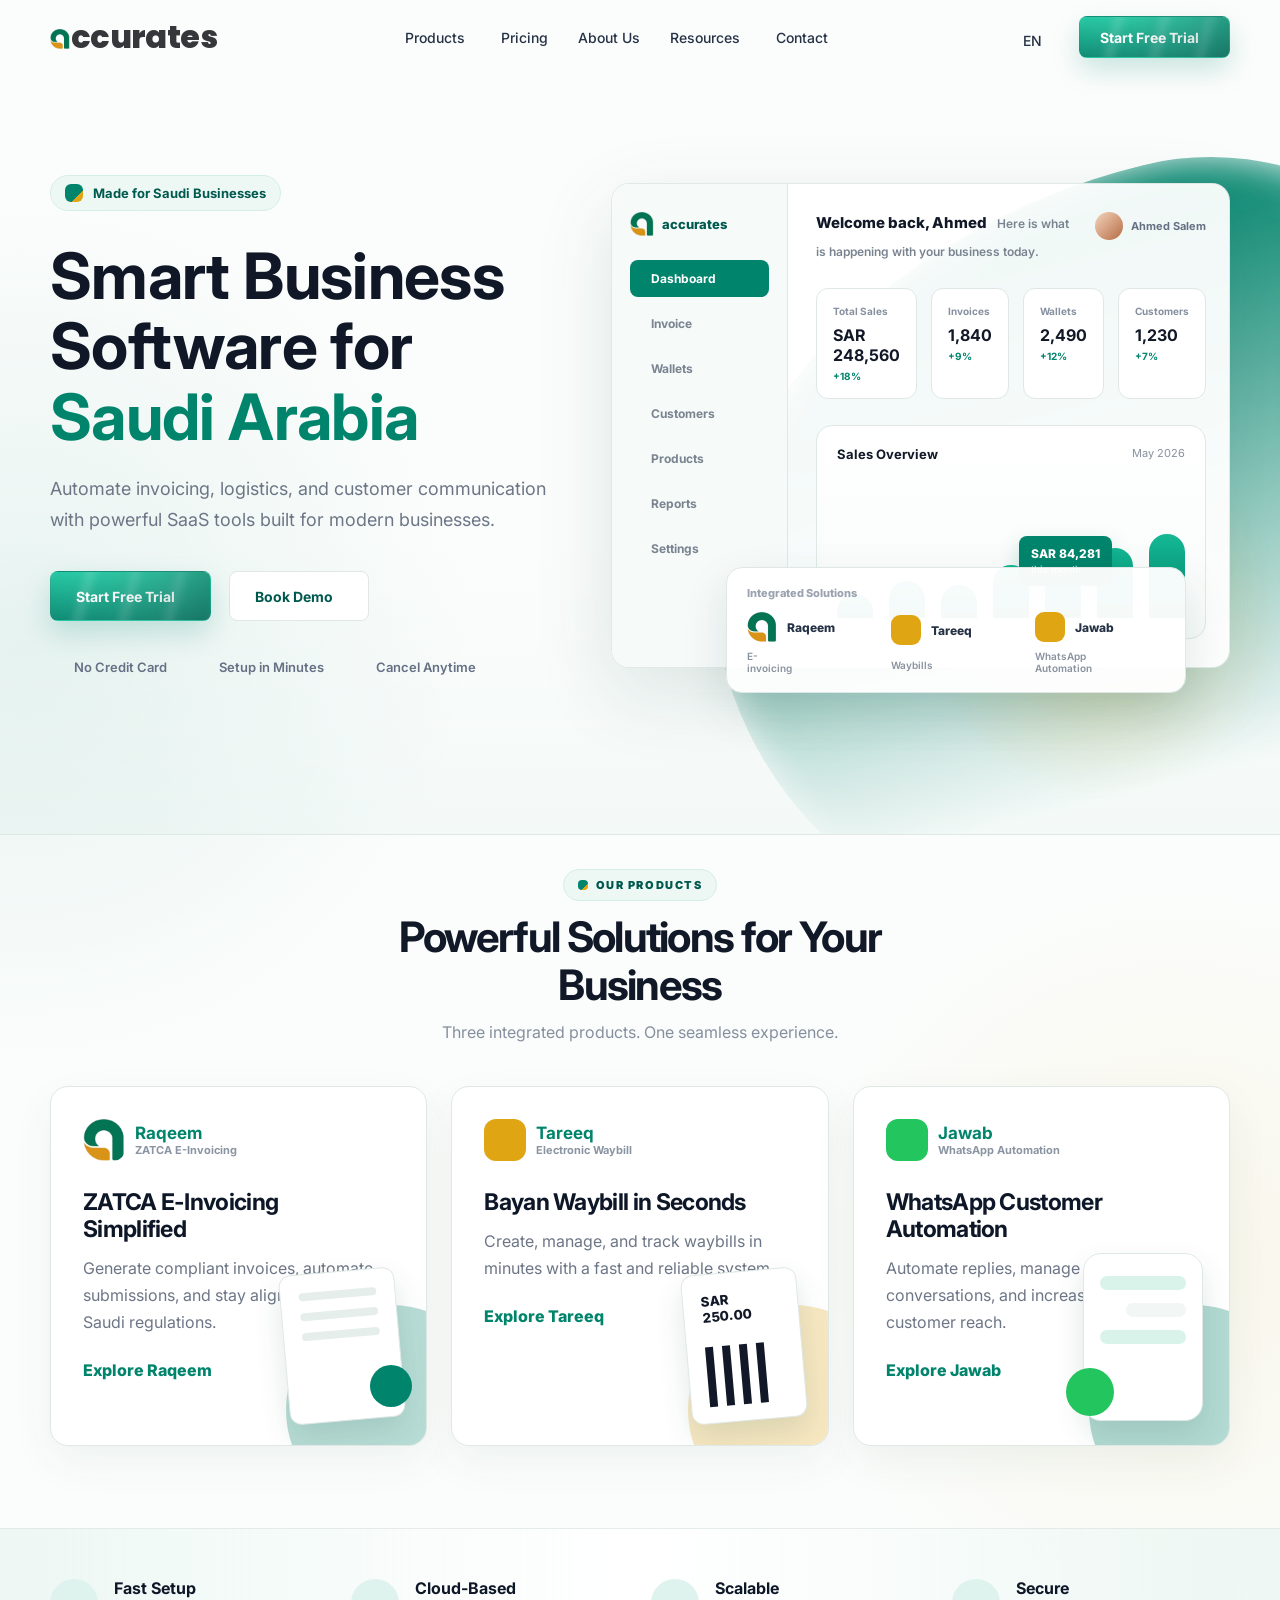
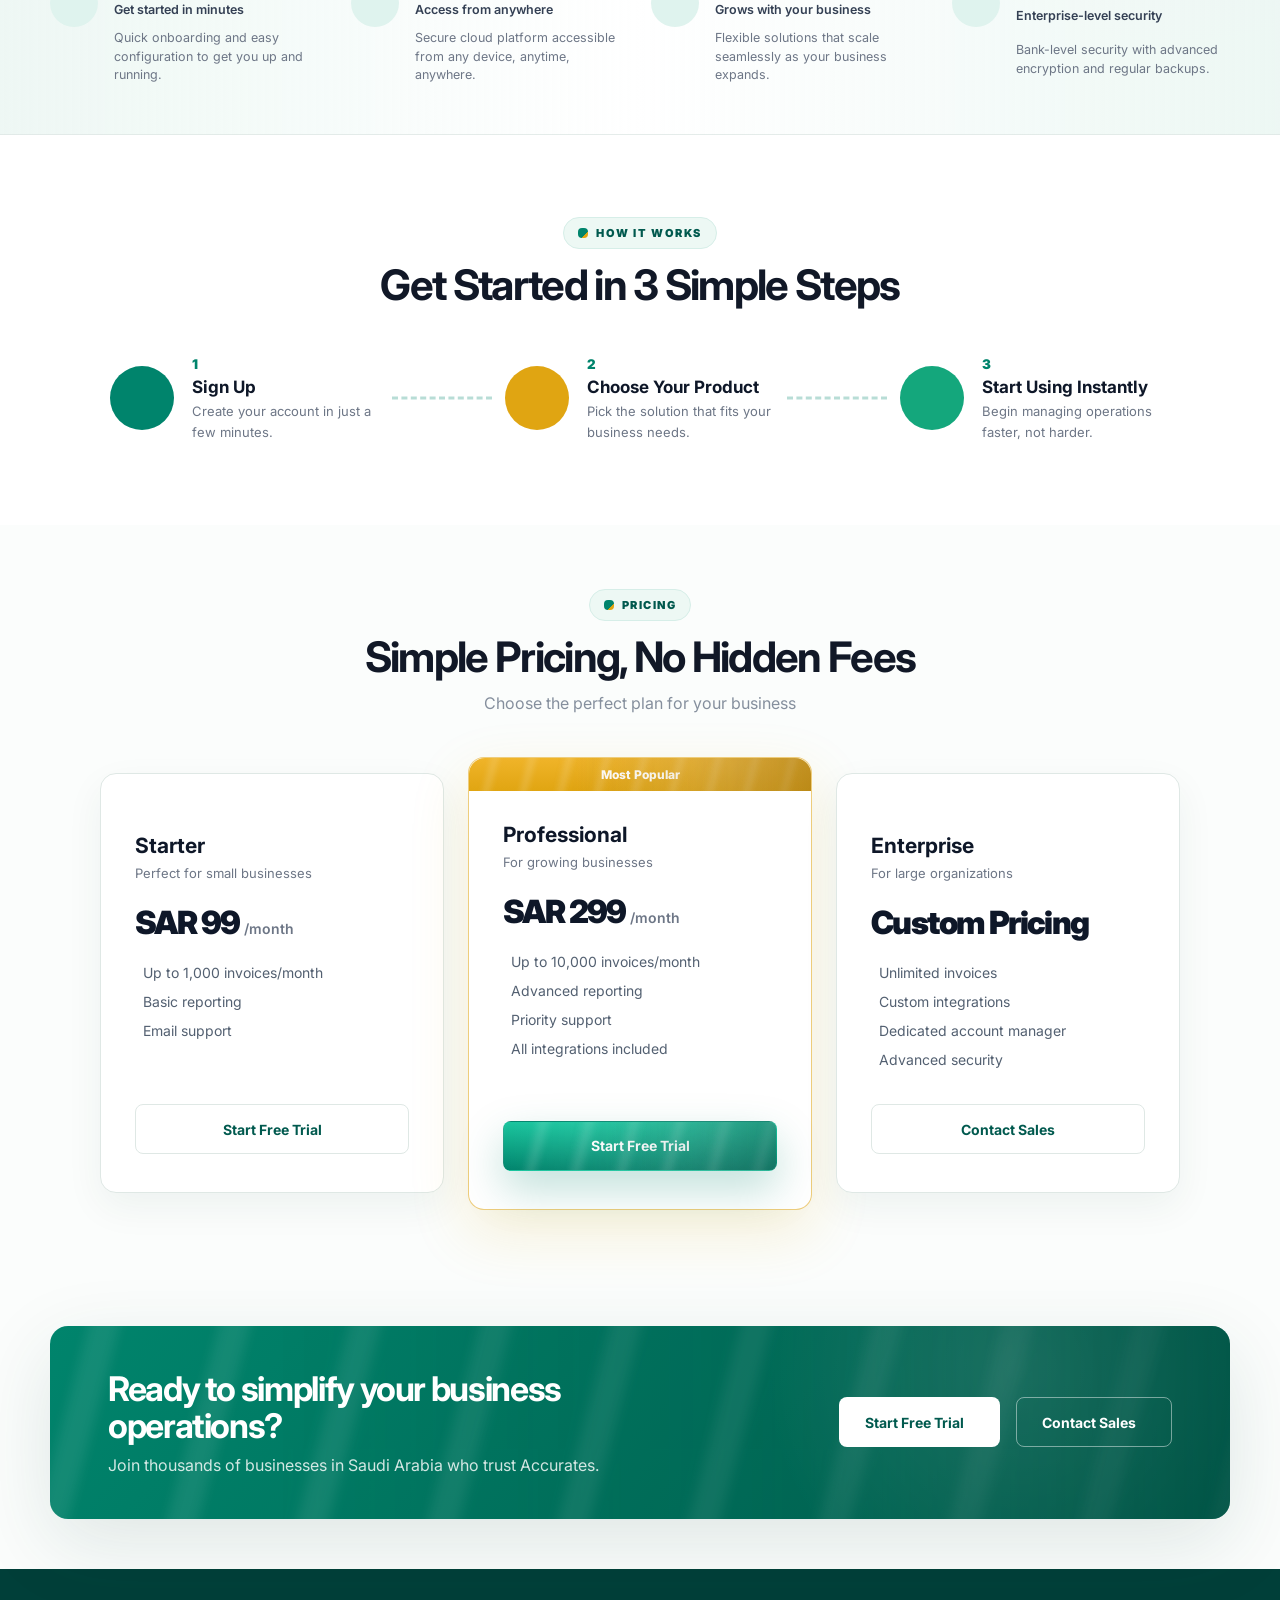
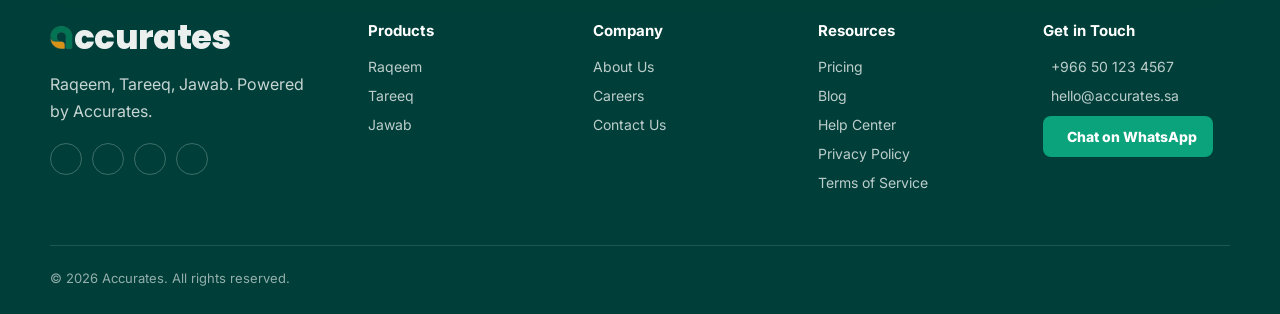
<file: index.html>
<!DOCTYPE html>
<html lang="en">
<head>
  <meta charset="UTF-8">
  <meta name="viewport" content="width=device-width, initial-scale=1.0">
  <title>Accurates | Smart Business Software for Saudi Arabia</title>
  <meta name="description" content="Accurates helps Saudi businesses automate invoicing, logistics, and customer communication with ZATCA-ready tools.">
  <link rel="preconnect" href="https://fonts.googleapis.com">
  <link rel="preconnect" href="https://fonts.gstatic.com" crossorigin>
  <link href="https://fonts.googleapis.com/css2?family=Inter:wght@400;500;600;700;800&family=Poppins:wght@700;800;900&display=swap" rel="stylesheet">
  <link rel="stylesheet" href="https://cdn.hugeicons.com/font/hgi-stroke-rounded.css">
  <link rel="stylesheet" href="styles.css">
</head>
<body>
  <header class="site-header">
    <nav class="nav container" aria-label="Main navigation">
      <a class="brand" href="index.html" aria-label="Accurates home">
        <span class="brand-lockup">
          <img class="brand-icon" src="logo/logo-icon.png" alt="Accurates">
          <span class="brand-type" aria-hidden="true">ccurates</span>
        </span>
      </a>

      <button class="menu-toggle" type="button" aria-label="Open navigation">
        <span></span>
        <span></span>
        <span></span>
      </button>

      <div class="nav-links">
        <a href="#products">Products <i class="hgi-stroke hgi-arrow-down-01" aria-hidden="true"></i></a>
        <a href="pricing.html">Pricing</a>
        <a href="#about">About Us</a>
        <a href="#resources">Resources <i class="hgi-stroke hgi-arrow-down-01" aria-hidden="true"></i></a>
        <a href="contact.html">Contact</a>
      </div>

      <div class="nav-actions">
        <a class="login-link language-link" href="#language"><i class="hgi-stroke hgi-globe-02" aria-hidden="true"></i> EN <i class="hgi-stroke hgi-arrow-down-01" aria-hidden="true"></i></a>
        <a class="btn btn-primary btn-small" href="#trial">Start Free Trial <i class="hgi-stroke hgi-arrow-right-02" aria-hidden="true"></i></a>
      </div>
    </nav>
  </header>

  <main id="top">
    <section class="hero section">
      <div class="hero-grid container">
        <div class="hero-copy">
          <div class="eyebrow">
            <span class="dot-icon"><i class="hgi-stroke hgi-building-03" aria-hidden="true"></i></span>
            Made for Saudi Businesses
          </div>

          <h1>Smart Business Software for <span>Saudi Arabia</span></h1>
          <p class="hero-text">Automate invoicing, logistics, and customer communication with powerful SaaS tools built for modern businesses.</p>

          <div class="hero-actions">
            <a class="btn btn-primary" href="#trial">Start Free Trial <i class="hgi-stroke hgi-arrow-right-02" aria-hidden="true"></i></a>
            <a class="btn btn-ghost" href="#demo">Book Demo <i class="hgi-stroke hgi-calendar-03" aria-hidden="true"></i></a>
          </div>

          <div class="trust-row" aria-label="Trial benefits">
            <span><i class="hgi-stroke hgi-credit-card" aria-hidden="true"></i>No Credit Card</span>
            <span><i class="hgi-stroke hgi-flash" aria-hidden="true"></i>Setup in Minutes</span>
            <span><i class="hgi-stroke hgi-checkmark-circle-02" aria-hidden="true"></i>Cancel Anytime</span>
          </div>
        </div>

        <div class="hero-visual" aria-label="Accurates dashboard preview">
          <div class="shape shape-one"></div>
          <div class="shape shape-two"></div>

          <article class="dashboard-card">
            <aside class="dashboard-sidebar">
              <div class="mini-logo">
                <img class="mark-logo-img" src="logo/logo-icon.png" alt="">
                <span>accurates</span>
              </div>
              <a class="active" href="#dashboard"><i class="hgi-stroke hgi-dashboard-square-01" aria-hidden="true"></i>Dashboard</a>
              <a href="#invoice"><i class="hgi-stroke hgi-invoice-01" aria-hidden="true"></i>Invoice</a>
              <a href="#wallet"><i class="hgi-stroke hgi-wallet-02" aria-hidden="true"></i>Wallets</a>
              <a href="#customers"><i class="hgi-stroke hgi-user-group" aria-hidden="true"></i>Customers</a>
              <a href="#products"><i class="hgi-stroke hgi-package" aria-hidden="true"></i>Products</a>
              <a href="#reports"><i class="hgi-stroke hgi-analytics-01" aria-hidden="true"></i>Reports</a>
              <a href="#settings"><i class="hgi-stroke hgi-settings-01" aria-hidden="true"></i>Settings</a>
            </aside>

            <div class="dashboard-main">
              <div class="dashboard-topbar">
                <div>
                  <p>Welcome back, Ahmed <i class="hgi-stroke hgi-waving-hand-01" aria-hidden="true"></i></p>
                  <strong>Here is what is happening with your business today.</strong>
                </div>
                <div class="profile-pill">
                  <span></span>
                  Ahmed Salem
                </div>
              </div>

              <div class="metric-grid">
                <div>
                  <span>Total Sales</span>
                  <strong>SAR 248,560</strong>
                  <em>+18%</em>
                </div>
                <div>
                  <span>Invoices</span>
                  <strong>1,840</strong>
                  <em>+9%</em>
                </div>
                <div>
                  <span>Wallets</span>
                  <strong>2,490</strong>
                  <em>+12%</em>
                </div>
                <div>
                  <span>Customers</span>
                  <strong>1,230</strong>
                  <em>+7%</em>
                </div>
              </div>

              <div class="chart-panel">
                <div class="chart-head">
                  <strong>Sales Overview</strong>
                  <span>May 2026</span>
                </div>
                <div class="chart">
                  <span style="height: 22%"></span>
                  <span style="height: 34%"></span>
                  <span style="height: 30%"></span>
                  <span style="height: 48%"></span>
                  <span style="height: 42%"></span>
                  <span style="height: 64%"></span>
                  <span style="height: 76%"></span>
                </div>
                <div class="chart-badge">SAR 84,281<br><small>this month</small></div>
              </div>
            </div>
          </article>

          <div class="integrations-card">
            <p>Integrated Solutions</p>
            <div>
              <span><img class="mark-logo-img" src="logo/logo-icon.png" alt=""> Raqeem<br><small>E-invoicing</small></span>
                <span><b><i class="hgi-stroke hgi-delivery-truck-01" aria-hidden="true"></i></b> Tareeq<br><small>Waybills</small></span>
                <span><b><i class="hgi-stroke hgi-whatsapp" aria-hidden="true"></i></b> Jawab<br><small>WhatsApp Automation</small></span>
            </div>
          </div>
        </div>
      </div>
    </section>

    <section id="products" class="products section">
      <div class="container">
        <div class="section-heading">
          <span>Our Products</span>
          <h2>Powerful Solutions for Your Business</h2>
          <p>Three integrated products. One seamless experience.</p>
        </div>

        <div class="product-grid">
          <article class="product-card product-zatca">
            <div class="product-logo">
              <img class="mark-logo-img product-mark" src="logo/logo-icon.png" alt="">
              <div>
                <strong>Raqeem</strong>
                <span>ZATCA E-Invoicing</span>
              </div>
            </div>
            <h3>ZATCA E-Invoicing Simplified</h3>
            <p>Generate compliant invoices, automate submissions, and stay aligned with Saudi regulations.</p>
            <a href="zatca.html">Explore Raqeem <i class="hgi-stroke hgi-arrow-right-02" aria-hidden="true"></i></a>
            <div class="product-art invoice-art">
              <div class="paper">
                <span></span>
                <span></span>
                <span></span>
              </div>
              <div class="check-mark"><i class="hgi-stroke hgi-checkmark-circle-02" aria-hidden="true"></i></div>
            </div>
          </article>

          <article class="product-card product-waybill">
            <div class="product-logo">
              <span class="letter-logo"><i class="hgi-stroke hgi-delivery-truck-01" aria-hidden="true"></i></span>
              <div>
                <strong>Tareeq</strong>
                <span>Electronic Waybill</span>
              </div>
            </div>
            <h3>Bayan Waybill in Seconds</h3>
            <p>Create, manage, and track waybills in minutes with a fast and reliable system.</p>
            <a href="bayan.html">Explore Tareeq <i class="hgi-stroke hgi-arrow-right-02" aria-hidden="true"></i></a>
            <div class="product-art waybill-art">
              <div class="barcode-card">
                <small>SAR 250.00</small>
                <b></b>
                <b></b>
                <b></b>
                <b></b>
              </div>
            </div>
          </article>

          <article class="product-card product-whatsapp">
            <div class="product-logo">
              <span class="whatsapp-logo"><i class="hgi-stroke hgi-whatsapp" aria-hidden="true"></i></span>
              <div>
                <strong>Jawab</strong>
                <span>WhatsApp Automation</span>
              </div>
            </div>
            <h3>WhatsApp Customer Automation</h3>
            <p>Automate replies, manage conversations, and increase your customer reach.</p>
            <a href="whatsapp.html">Explore Jawab <i class="hgi-stroke hgi-arrow-right-02" aria-hidden="true"></i></a>
            <div class="product-art chat-art">
              <span></span>
              <span></span>
              <span></span>
              <i class="hgi-stroke hgi-whatsapp" aria-hidden="true"></i>
            </div>
          </article>
        </div>
      </div>
    </section>

    <section class="feature-strip">
      <div class="container feature-grid">
        <div class="feature-item">
          <span><i class="hgi-stroke hgi-flash" aria-hidden="true"></i></span>
          <strong>Fast Setup</strong>
          <small>Get started in minutes</small>
          <p>Quick onboarding and easy configuration to get you up and running.</p>
        </div>
        <div class="feature-item">
          <span><i class="hgi-stroke hgi-cloud" aria-hidden="true"></i></span>
          <strong>Cloud-Based</strong>
          <small>Access from anywhere</small>
          <p>Secure cloud platform accessible from any device, anytime, anywhere.</p>
        </div>
        <div class="feature-item">
          <span><i class="hgi-stroke hgi-analytics-01" aria-hidden="true"></i></span>
          <strong>Scalable</strong>
          <small>Grows with your business</small>
          <p>Flexible solutions that scale seamlessly as your business expands.</p>
        </div>
        <div class="feature-item">
          <span><i class="hgi-stroke hgi-shield-01" aria-hidden="true"></i></span>
          <strong>Secure</strong>
          <small>Enterprise-level security</small>
          <p>Bank-level security with advanced encryption and regular backups.</p>
        </div>
      </div>
    </section>

    <section id="about" class="steps section">
      <div class="container">
        <div class="section-heading">
          <span>How It Works</span>
          <h2>Get Started in 3 Simple Steps</h2>
        </div>

        <div class="steps-grid">
          <article class="step-card">
            <span class="step-icon"><i class="hgi-stroke hgi-user-add-01" aria-hidden="true"></i></span>
            <div>
              <small>1</small>
              <h3>Sign Up</h3>
              <p>Create your account in just a few minutes.</p>
            </div>
          </article>
          <article class="step-card">
            <span class="step-icon"><i class="hgi-stroke hgi-grid-view" aria-hidden="true"></i></span>
            <div>
              <small>2</small>
              <h3>Choose Your Product</h3>
              <p>Pick the solution that fits your business needs.</p>
            </div>
          </article>
          <article class="step-card">
            <span class="step-icon"><i class="hgi-stroke hgi-rocket-01" aria-hidden="true"></i></span>
            <div>
              <small>3</small>
              <h3>Start Using Instantly</h3>
              <p>Begin managing operations faster, not harder.</p>
            </div>
          </article>
        </div>
      </div>
    </section>

    <section id="pricing" class="pricing section">
      <div class="container">
        <div class="section-heading">
          <span>Pricing</span>
          <h2>Simple Pricing, No Hidden Fees</h2>
          <p>Choose the perfect plan for your business</p>
        </div>

        <div class="pricing-grid">
          <article class="price-card">
            <h3>Starter</h3>
            <p>Perfect for small businesses</p>
            <div class="price">SAR 99 <span>/month</span></div>
            <ul>
              <li><i class="hgi hgi-stroke hgi-rounded hgi-tick-02" aria-hidden="true"></i>Up to 1,000 invoices/month</li>
              <li><i class="hgi hgi-stroke hgi-rounded hgi-tick-02" aria-hidden="true"></i>Basic reporting</li>
              <li><i class="hgi hgi-stroke hgi-rounded hgi-tick-02" aria-hidden="true"></i>Email support</li>
            </ul>
            <a class="btn btn-outline" href="#trial">Start Free Trial</a>
          </article>

          <article class="price-card featured">
            <div class="popular">Most Popular</div>
            <h3>Professional</h3>
            <p>For growing businesses</p>
            <div class="price">SAR 299 <span>/month</span></div>
            <ul>
              <li><i class="hgi hgi-stroke hgi-rounded hgi-tick-02" aria-hidden="true"></i>Up to 10,000 invoices/month</li>
              <li><i class="hgi hgi-stroke hgi-rounded hgi-tick-02" aria-hidden="true"></i>Advanced reporting</li>
              <li><i class="hgi hgi-stroke hgi-rounded hgi-tick-02" aria-hidden="true"></i>Priority support</li>
              <li><i class="hgi hgi-stroke hgi-rounded hgi-tick-02" aria-hidden="true"></i>All integrations included</li>
            </ul>
            <a class="btn btn-primary" href="#trial">Start Free Trial</a>
          </article>

          <article class="price-card">
            <h3>Enterprise</h3>
            <p>For large organizations</p>
            <div class="price">Custom Pricing</div>
            <ul>
              <li><i class="hgi hgi-stroke hgi-rounded hgi-tick-02" aria-hidden="true"></i>Unlimited invoices</li>
              <li><i class="hgi hgi-stroke hgi-rounded hgi-tick-02" aria-hidden="true"></i>Custom integrations</li>
              <li><i class="hgi hgi-stroke hgi-rounded hgi-tick-02" aria-hidden="true"></i>Dedicated account manager</li>
              <li><i class="hgi hgi-stroke hgi-rounded hgi-tick-02" aria-hidden="true"></i>Advanced security</li>
            </ul>
            <a class="btn btn-outline" href="#contact">Contact Sales</a>
          </article>
        </div>
      </div>
    </section>

    <section id="trial" class="cta-section">
      <div class="container">
        <div class="cta-card">
          <div>
            <h2>Ready to simplify your business operations?</h2>
            <p>Join thousands of businesses in Saudi Arabia who trust Accurates.</p>
          </div>
          <div class="cta-actions">
            <a class="btn btn-light" href="#trial">Start Free Trial <i class="hgi-stroke hgi-arrow-right-02" aria-hidden="true"></i></a>
            <a class="btn btn-dark-outline" href="#contact">Contact Sales <i class="hgi-stroke hgi-calling" aria-hidden="true"></i></a>
          </div>
        </div>
      </div>
    </section>
  </main>

  <footer id="contact" class="site-footer">
    <div class="container footer-grid">
      <div class="footer-brand">
        <a class="brand footer-brand-lockup" href="#top" aria-label="Accurates home">
          <span class="brand-lockup">
            <img class="brand-icon" src="logo/logo-icon.png" alt="Accurates">
            <span class="brand-type" aria-hidden="true">ccurates</span>
          </span>
        </a>
        <p>Raqeem, Tareeq, Jawab. Powered by Accurates.</p>
        <div class="socials" aria-label="Social links">
          <a href="#linkedin" aria-label="LinkedIn"><i class="hgi-stroke hgi-linkedin-01" aria-hidden="true"></i></a>
          <a href="#instagram" aria-label="Instagram"><i class="hgi-stroke hgi-instagram" aria-hidden="true"></i></a>
          <a href="#x" aria-label="X"><i class="hgi-stroke hgi-new-twitter" aria-hidden="true"></i></a>
          <a href="#youtube" aria-label="YouTube"><i class="hgi-stroke hgi-youtube" aria-hidden="true"></i></a>
        </div>
      </div>

      <div>
        <h3>Products</h3>
        <a href="zatca.html">Raqeem</a>
        <a href="bayan.html">Tareeq</a>
        <a href="whatsapp.html">Jawab</a>
      </div>

      <div>
        <h3>Company</h3>
        <a href="#about">About Us</a>
        <a href="#careers">Careers</a>
        <a href="#contact">Contact Us</a>
      </div>

      <div id="resources">
        <h3>Resources</h3>
        <a href="pricing.html">Pricing</a>
        <a href="#blog">Blog</a>
        <a href="#help">Help Center</a>
        <a href="#privacy">Privacy Policy</a>
        <a href="#terms">Terms of Service</a>
      </div>

      <div>
        <h3>Get in Touch</h3>
        <a href="tel:+966501234567"><i class="hgi-stroke hgi-calling" aria-hidden="true"></i> +966 50 123 4567</a>
        <a href="mailto:hello@accurates.sa"><i class="hgi-stroke hgi-mail-01" aria-hidden="true"></i> hello@accurates.sa</a>
        <a class="whatsapp-button" href="#whatsapp"><i class="hgi-stroke hgi-whatsapp" aria-hidden="true"></i> Chat on WhatsApp</a>
      </div>
    </div>
    <div class="container copyright">&copy; 2026 Accurates. All rights reserved.</div>
  </footer>
  <script>
    (function () {
      var header = document.querySelector('.site-header');
      if (!header) return;
      var update = function () {
        header.classList.toggle('is-scrolled', window.scrollY > 4);
      };
      update();
      window.addEventListener('scroll', update, { passive: true });
    })();
  </script>
  <script src="site.js"></script>
</body>
</html>
</file>
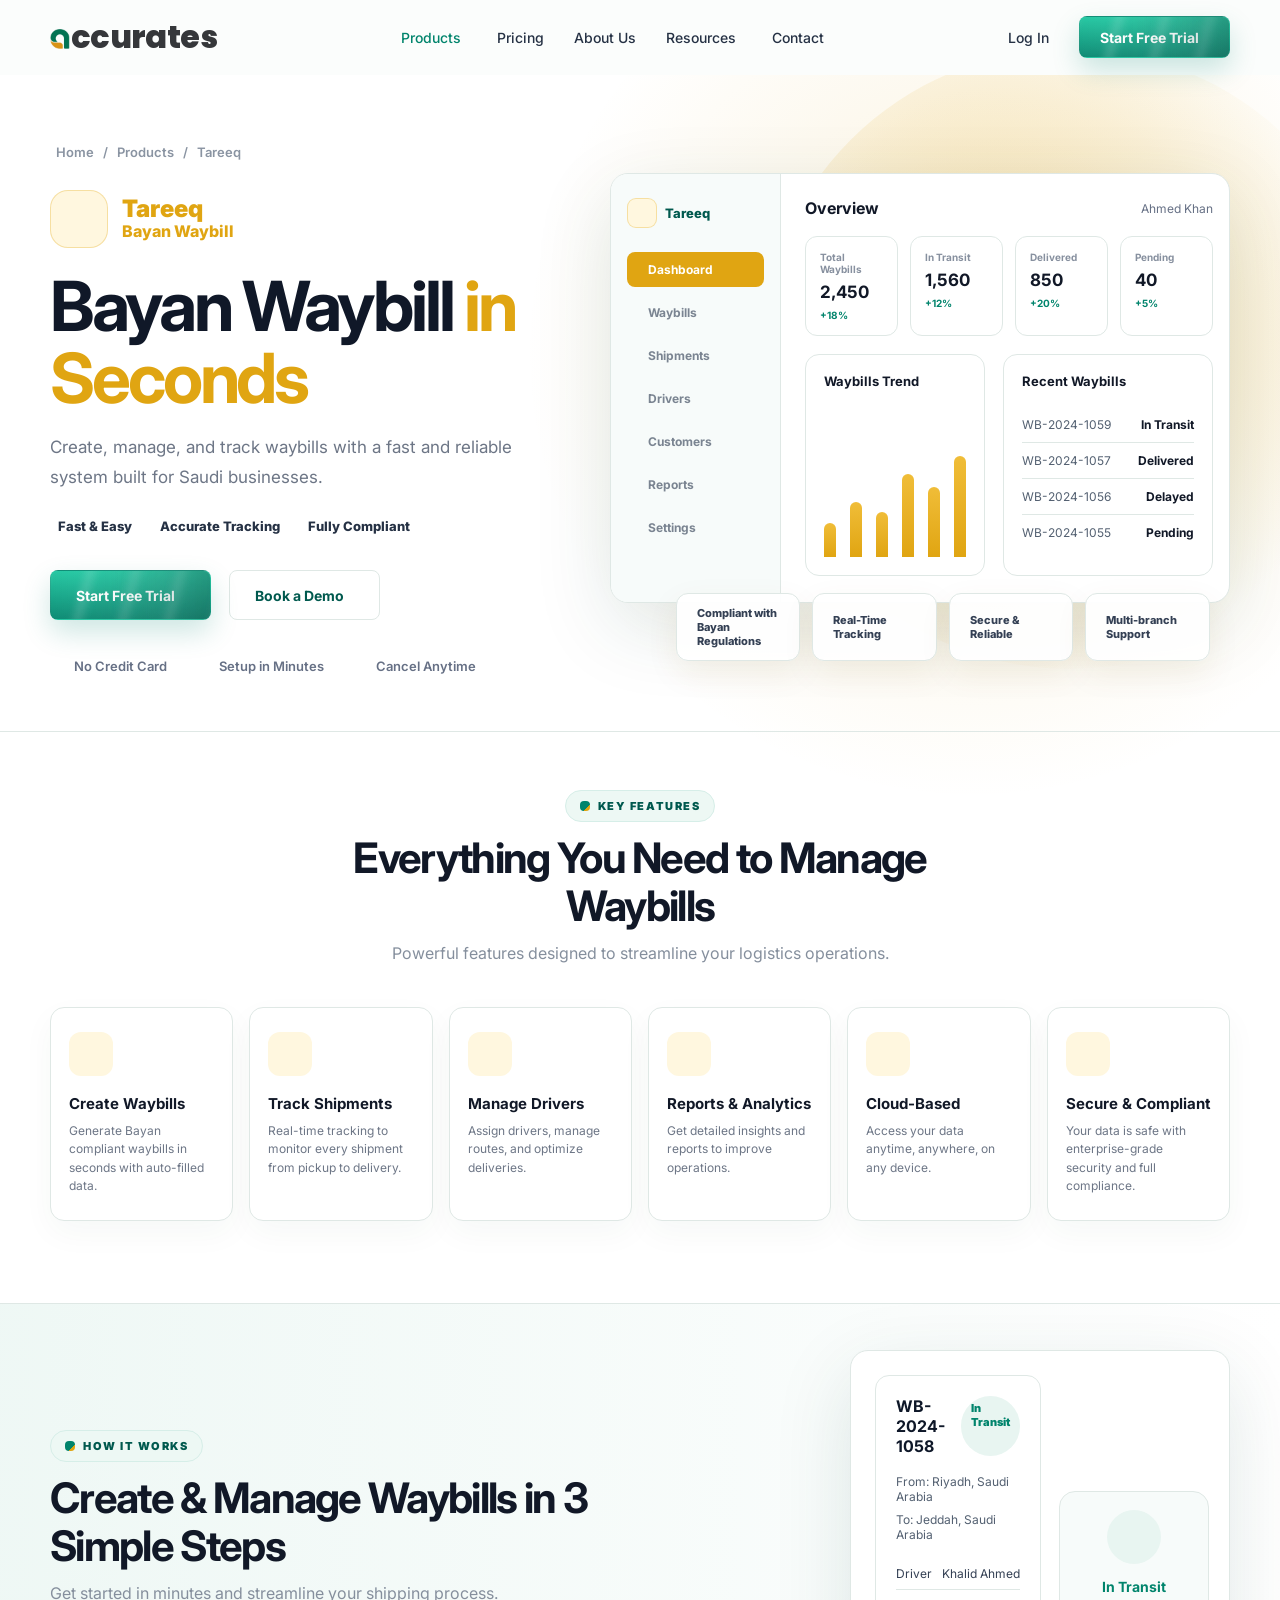
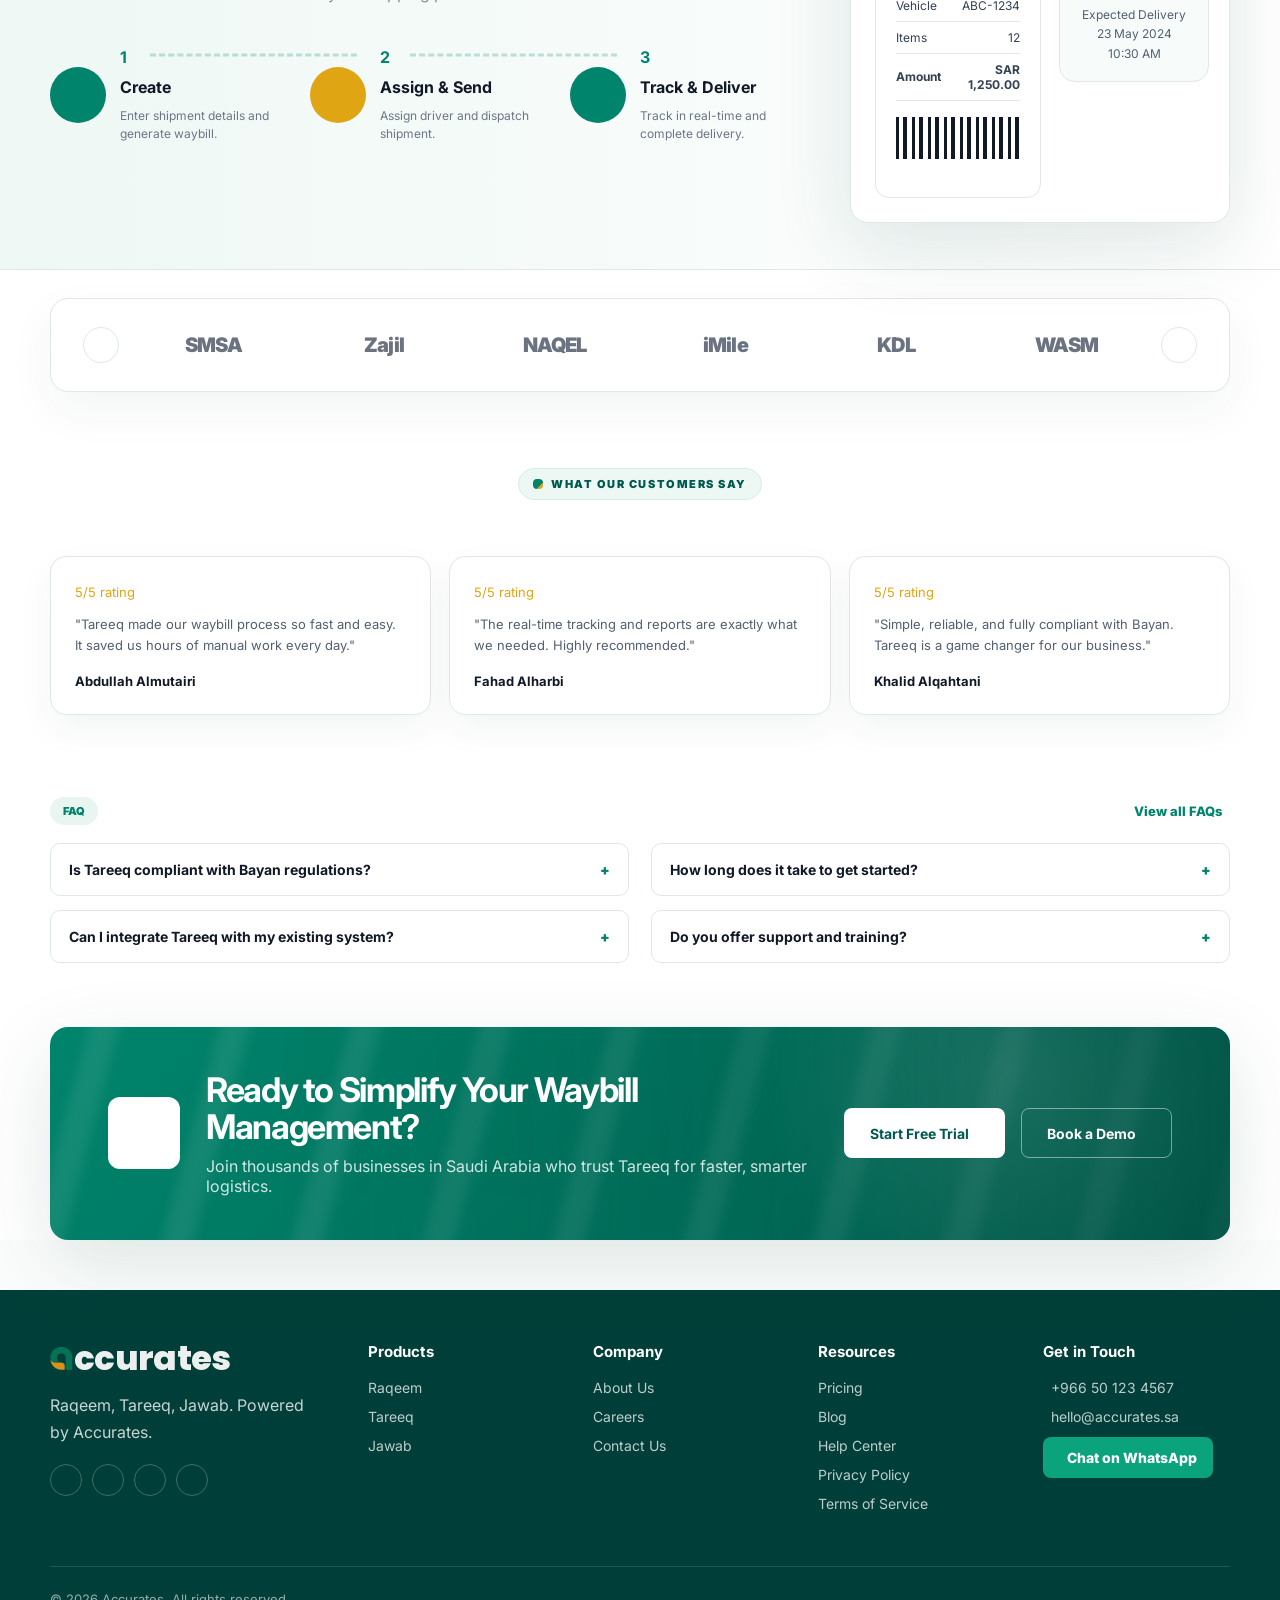
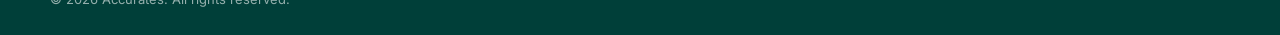
<file: bayan.html>
<!DOCTYPE html>
<html lang="en">
<head>
  <meta charset="UTF-8">
  <meta name="viewport" content="width=device-width, initial-scale=1.0">
  <title>Tareeq | Bayan Waybill Management</title>
  <meta name="description" content="Create, manage, and track Bayan waybills with Tareeq by Accurates.">
  <link rel="preconnect" href="https://fonts.googleapis.com">
  <link rel="preconnect" href="https://fonts.gstatic.com" crossorigin>
  <link href="https://fonts.googleapis.com/css2?family=Inter:wght@400;500;600;700;800&family=Poppins:wght@700;800;900&display=swap" rel="stylesheet">
  <link rel="stylesheet" href="https://cdn.hugeicons.com/font/hgi-stroke-rounded.css">
  <link rel="stylesheet" href="styles.css">
</head>
<body>
  <header class="site-header">
    <nav class="nav container" aria-label="Main navigation">
      <a class="brand" href="index.html" aria-label="Accurates home">
        <span class="brand-lockup">
          <img class="brand-icon" src="logo/logo-icon.png" alt="Accurates">
          <span class="brand-type" aria-hidden="true">ccurates</span>
        </span>
      </a>

      <button class="menu-toggle" type="button" aria-label="Open navigation">
        <span></span>
        <span></span>
        <span></span>
      </button>

      <div class="nav-links">
        <a class="active" href="index.html#products">Products <i class="hgi-stroke hgi-arrow-down-01" aria-hidden="true"></i></a>
        <a href="pricing.html">Pricing</a>
        <a href="index.html#about">About Us</a>
        <a href="index.html#resources">Resources <i class="hgi-stroke hgi-arrow-down-01" aria-hidden="true"></i></a>
        <a href="contact.html">Contact</a>
      </div>

      <div class="nav-actions">
        <a class="login-link" href="#login">Log In</a>
        <a class="btn btn-primary btn-small" href="index.html#trial">Start Free Trial <i class="hgi-stroke hgi-arrow-right-02" aria-hidden="true"></i></a>
      </div>
    </nav>
  </header>

  <main id="top" class="whatsapp-page tareeq-page">
    <section class="whatsapp-hero section">
      <div class="container whatsapp-hero-grid">
        <div class="whatsapp-hero-copy">
          <div class="breadcrumb">
            <a href="index.html"><i class="hgi-stroke hgi-home-03" aria-hidden="true"></i> Home</a>
            <span>/</span>
            <a href="index.html#products">Products</a>
            <span>/</span>
            <span>Tareeq</span>
          </div>

          <div class="product-title-lockup">
            <span class="tareeq-logo"><i class="hgi-stroke hgi-delivery-truck-01" aria-hidden="true"></i></span>
            <div>
              <strong>Tareeq</strong>
              <span>Bayan Waybill</span>
            </div>
          </div>

          <h1>Bayan Waybill <span>in Seconds</span></h1>
          <p>Create, manage, and track waybills with a fast and reliable system built for Saudi businesses.</p>

          <div class="whatsapp-benefits">
            <span><i class="hgi-stroke hgi-flash" aria-hidden="true"></i>Fast & Easy</span>
            <span><i class="hgi-stroke hgi-location-01" aria-hidden="true"></i>Accurate Tracking</span>
            <span><i class="hgi-stroke hgi-shield-01" aria-hidden="true"></i>Fully Compliant</span>
          </div>

          <div class="hero-actions">
            <a class="btn btn-primary" href="index.html#trial">Start Free Trial <i class="hgi-stroke hgi-arrow-right-02" aria-hidden="true"></i></a>
            <a class="btn btn-ghost" href="contact.html">Book a Demo <i class="hgi-stroke hgi-calendar-03" aria-hidden="true"></i></a>
          </div>

          <div class="trust-row" aria-label="Trial benefits">
            <span><i class="hgi-stroke hgi-credit-card" aria-hidden="true"></i>No Credit Card</span>
            <span><i class="hgi-stroke hgi-flash" aria-hidden="true"></i>Setup in Minutes</span>
            <span><i class="hgi-stroke hgi-checkmark-circle-02" aria-hidden="true"></i>Cancel Anytime</span>
          </div>
        </div>

        <div class="whatsapp-dashboard" aria-label="Tareeq dashboard preview">
          <div class="product-shape"></div>
          <article class="jawab-app-card tareeq-app-card">
            <aside>
              <div class="mini-logo">
                <span class="tareeq-logo small"><i class="hgi-stroke hgi-delivery-truck-01" aria-hidden="true"></i></span>
                <span>Tareeq</span>
              </div>
              <a class="active" href="#dashboard"><i class="hgi-stroke hgi-dashboard-square-01"></i>Dashboard</a>
              <a href="#waybills"><i class="hgi-stroke hgi-file-01"></i>Waybills</a>
              <a href="#shipments"><i class="hgi-stroke hgi-delivery-truck-01"></i>Shipments</a>
              <a href="#drivers"><i class="hgi-stroke hgi-user-group"></i>Drivers</a>
              <a href="#customers"><i class="hgi-stroke hgi-building-03"></i>Customers</a>
              <a href="#reports"><i class="hgi-stroke hgi-analytics-01"></i>Reports</a>
              <a href="#settings"><i class="hgi-stroke hgi-settings-01"></i>Settings</a>
            </aside>
            <section>
              <div class="jawab-topbar">
                <strong>Overview</strong>
                <span>Ahmed Khan</span>
              </div>
              <div class="jawab-metrics">
                <div><span>Total Waybills</span><strong>2,450</strong><small>+18%</small></div>
                <div><span>In Transit</span><strong>1,560</strong><small>+12%</small></div>
                <div><span>Delivered</span><strong>850</strong><small>+20%</small></div>
                <div><span>Pending</span><strong>40</strong><small>+5%</small></div>
              </div>
              <div class="invoice-preview-panel">
                <div>
                  <strong>Waybills Trend</strong>
                  <div class="mini-chart">
                    <span style="height: 26%"></span>
                    <span style="height: 42%"></span>
                    <span style="height: 35%"></span>
                    <span style="height: 64%"></span>
                    <span style="height: 54%"></span>
                    <span style="height: 78%"></span>
                  </div>
                </div>
                <div class="recent-invoices">
                  <strong>Recent Waybills</strong>
                  <span>WB-2024-1059 <b>In Transit</b></span>
                  <span>WB-2024-1057 <b>Delivered</b></span>
                  <span>WB-2024-1056 <b>Delayed</b></span>
                  <span>WB-2024-1055 <b>Pending</b></span>
                </div>
              </div>
            </section>
          </article>
          <div class="whatsapp-integrations tareeq-integrations">
            <span><i class="hgi-stroke hgi-shield-01" aria-hidden="true"></i>Compliant with Bayan Regulations</span>
            <span><i class="hgi-stroke hgi-location-01" aria-hidden="true"></i>Real-Time Tracking</span>
            <span><i class="hgi-stroke hgi-lock-key" aria-hidden="true"></i>Secure & Reliable</span>
            <span><i class="hgi-stroke hgi-building-03" aria-hidden="true"></i>Multi-branch Support</span>
          </div>
        </div>
      </div>
    </section>

    <section class="whatsapp-features section">
      <div class="container">
        <div class="section-heading">
          <span>Key Features</span>
          <h2>Everything You Need to Manage Waybills</h2>
          <p>Powerful features designed to streamline your logistics operations.</p>
        </div>
        <div class="whatsapp-feature-grid">
          <article><i class="hgi-stroke hgi-file-01"></i><strong>Create Waybills</strong><p>Generate Bayan compliant waybills in seconds with auto-filled data.</p></article>
          <article><i class="hgi-stroke hgi-delivery-truck-01"></i><strong>Track Shipments</strong><p>Real-time tracking to monitor every shipment from pickup to delivery.</p></article>
          <article><i class="hgi-stroke hgi-user-group"></i><strong>Manage Drivers</strong><p>Assign drivers, manage routes, and optimize deliveries.</p></article>
          <article><i class="hgi-stroke hgi-analytics-01"></i><strong>Reports & Analytics</strong><p>Get detailed insights and reports to improve operations.</p></article>
          <article><i class="hgi-stroke hgi-cloud"></i><strong>Cloud-Based</strong><p>Access your data anytime, anywhere, on any device.</p></article>
          <article><i class="hgi-stroke hgi-shield-01"></i><strong>Secure & Compliant</strong><p>Your data is safe with enterprise-grade security and full compliance.</p></article>
        </div>
      </div>
    </section>

    <section class="whatsapp-steps-section">
      <div class="container whatsapp-steps-grid">
        <div>
          <div class="section-heading align-left">
            <span>How It Works</span>
            <h2>Create & Manage Waybills in 3 Simple Steps</h2>
            <p>Get started in minutes and streamline your shipping process.</p>
          </div>
          <div class="whatsapp-step-row">
            <article><span><i class="hgi-stroke hgi-file-01"></i></span><b>1</b><strong>Create</strong><p>Enter shipment details and generate waybill.</p></article>
            <article><span><i class="hgi-stroke hgi-delivery-truck-01"></i></span><b>2</b><strong>Assign & Send</strong><p>Assign driver and dispatch shipment.</p></article>
            <article><span><i class="hgi-stroke hgi-location-01"></i></span><b>3</b><strong>Track & Deliver</strong><p>Track in real-time and complete delivery.</p></article>
          </div>
        </div>
        <div class="tareeq-waybill-card">
          <div class="invoice-doc">
            <div><strong>WB-2024-1058</strong><span>In Transit</span></div>
            <p>From: Riyadh, Saudi Arabia</p>
            <p>To: Jeddah, Saudi Arabia</p>
            <table>
              <tr><td>Driver</td><td>Khalid Ahmed</td></tr>
              <tr><td>Vehicle</td><td>ABC-1234</td></tr>
              <tr><td>Items</td><td>12</td></tr>
              <tr><th>Amount</th><th>SAR 1,250.00</th></tr>
            </table>
            <div class="barcode-lines"></div>
          </div>
          <div class="shipment-status-card">
            <i class="hgi-stroke hgi-location-01"></i>
            <strong>In Transit</strong>
            <span>Expected Delivery<br>23 May 2024<br>10:30 AM</span>
          </div>
        </div>
      </div>
    </section>

    <section class="trusted-section tareeq-trusted-section">
      <div class="container trusted-card">
        <div class="trusted-logos" aria-label="Trusted logistics companies">
          <button type="button" aria-label="Previous"><i class="hgi-stroke hgi-arrow-left-02" aria-hidden="true"></i></button>
          <span>SMSA</span>
          <span>Zajil</span>
          <span>NAQEL</span>
          <span>iMile</span>
          <span>KDL</span>
          <span>WASM</span>
          <button type="button" aria-label="Next"><i class="hgi-stroke hgi-arrow-right-02" aria-hidden="true"></i></button>
        </div>
      </div>
    </section>

    <section class="whatsapp-social-section section">
      <div class="container">
        <div class="section-heading">
          <span>What Our Customers Say</span>
        </div>
        <div class="testimonial-grid">
          <article><span>5/5 rating</span><p>"Tareeq made our waybill process so fast and easy. It saved us hours of manual work every day."</p><strong>Abdullah Almutairi</strong></article>
          <article><span>5/5 rating</span><p>"The real-time tracking and reports are exactly what we needed. Highly recommended."</p><strong>Fahad Alharbi</strong></article>
          <article><span>5/5 rating</span><p>"Simple, reliable, and fully compliant with Bayan. Tareeq is a game changer for our business."</p><strong>Khalid Alqahtani</strong></article>
        </div>
      </div>
    </section>

    <section class="contact-faq zatca-faq-section">
      <div class="container">
        <div class="faq-heading">
          <span class="mini-badge">FAQ</span>
          <a href="#faqs">View all FAQs <i class="hgi-stroke hgi-arrow-right-02"></i></a>
        </div>
        <div class="faq-grid">
          <details><summary>Is Tareeq compliant with Bayan regulations?</summary><p>Yes, Tareeq is built for Bayan waybill requirements.</p></details>
          <details><summary>How long does it take to get started?</summary><p>You can begin creating waybills in minutes after setup.</p></details>
          <details><summary>Can I integrate Tareeq with my existing system?</summary><p>Yes, Tareeq supports integrations and custom workflows.</p></details>
          <details><summary>Do you offer support and training?</summary><p>Yes, our team supports setup, onboarding, and training.</p></details>
        </div>
      </div>
    </section>

    <section id="trial" class="cta-section contact-cta-section">
      <div class="container">
        <div class="cta-card contact-cta-card">
          <span class="cta-icon tareeq-cta-icon"><i class="hgi-stroke hgi-sent" aria-hidden="true"></i></span>
          <div>
            <h2>Ready to Simplify Your Waybill Management?</h2>
            <p>Join thousands of businesses in Saudi Arabia who trust Tareeq for faster, smarter logistics.</p>
          </div>
          <div class="cta-actions">
            <a class="btn btn-light" href="index.html#trial">Start Free Trial <i class="hgi-stroke hgi-arrow-right-02" aria-hidden="true"></i></a>
            <a class="btn btn-dark-outline" href="contact.html">Book a Demo <i class="hgi-stroke hgi-calendar-03" aria-hidden="true"></i></a>
          </div>
        </div>
      </div>
    </section>
  </main>

  <footer id="contact" class="site-footer">
    <div class="container footer-grid">
      <div class="footer-brand">
        <a class="brand footer-brand-lockup" href="index.html" aria-label="Accurates home">
          <span class="brand-lockup">
            <img class="brand-icon" src="logo/logo-icon.png" alt="Accurates">
            <span class="brand-type" aria-hidden="true">ccurates</span>
          </span>
        </a>
        <p>Raqeem, Tareeq, Jawab. Powered by Accurates.</p>
        <div class="socials" aria-label="Social links">
          <a href="#linkedin" aria-label="LinkedIn"><i class="hgi-stroke hgi-linkedin-01" aria-hidden="true"></i></a>
          <a href="#instagram" aria-label="Instagram"><i class="hgi-stroke hgi-instagram" aria-hidden="true"></i></a>
          <a href="#facebook" aria-label="Facebook"><i class="hgi-stroke hgi-facebook-02" aria-hidden="true"></i></a>
          <a href="#x" aria-label="X"><i class="hgi-stroke hgi-new-twitter" aria-hidden="true"></i></a>
        </div>
      </div>

      <div>
        <h3>Products</h3>
        <a href="zatca.html">Raqeem</a>
        <a href="bayan.html">Tareeq</a>
        <a href="whatsapp.html">Jawab</a>
      </div>

      <div>
        <h3>Company</h3>
        <a href="index.html#about">About Us</a>
        <a href="#careers">Careers</a>
        <a href="contact.html">Contact Us</a>
      </div>

      <div id="resources">
        <h3>Resources</h3>
        <a href="pricing.html">Pricing</a>
        <a href="#blog">Blog</a>
        <a href="#help">Help Center</a>
        <a href="#privacy">Privacy Policy</a>
        <a href="#terms">Terms of Service</a>
      </div>

      <div>
        <h3>Get in Touch</h3>
        <a href="tel:+966501234567"><i class="hgi-stroke hgi-calling" aria-hidden="true"></i> +966 50 123 4567</a>
        <a href="mailto:hello@accurates.sa"><i class="hgi-stroke hgi-mail-01" aria-hidden="true"></i> hello@accurates.sa</a>
        <a class="whatsapp-button" href="#whatsapp"><i class="hgi-stroke hgi-whatsapp" aria-hidden="true"></i> Chat on WhatsApp</a>
      </div>
    </div>
    <div class="container copyright">&copy; 2026 Accurates. All rights reserved.</div>
  </footer>
  <script>
    (function () {
      var header = document.querySelector('.site-header');
      if (!header) return;
      var update = function () {
        header.classList.toggle('is-scrolled', window.scrollY > 4);
      };
      update();
      window.addEventListener('scroll', update, { passive: true });
    })();
  </script>
  <script src="site.js"></script>
</body>
</html>
</file>
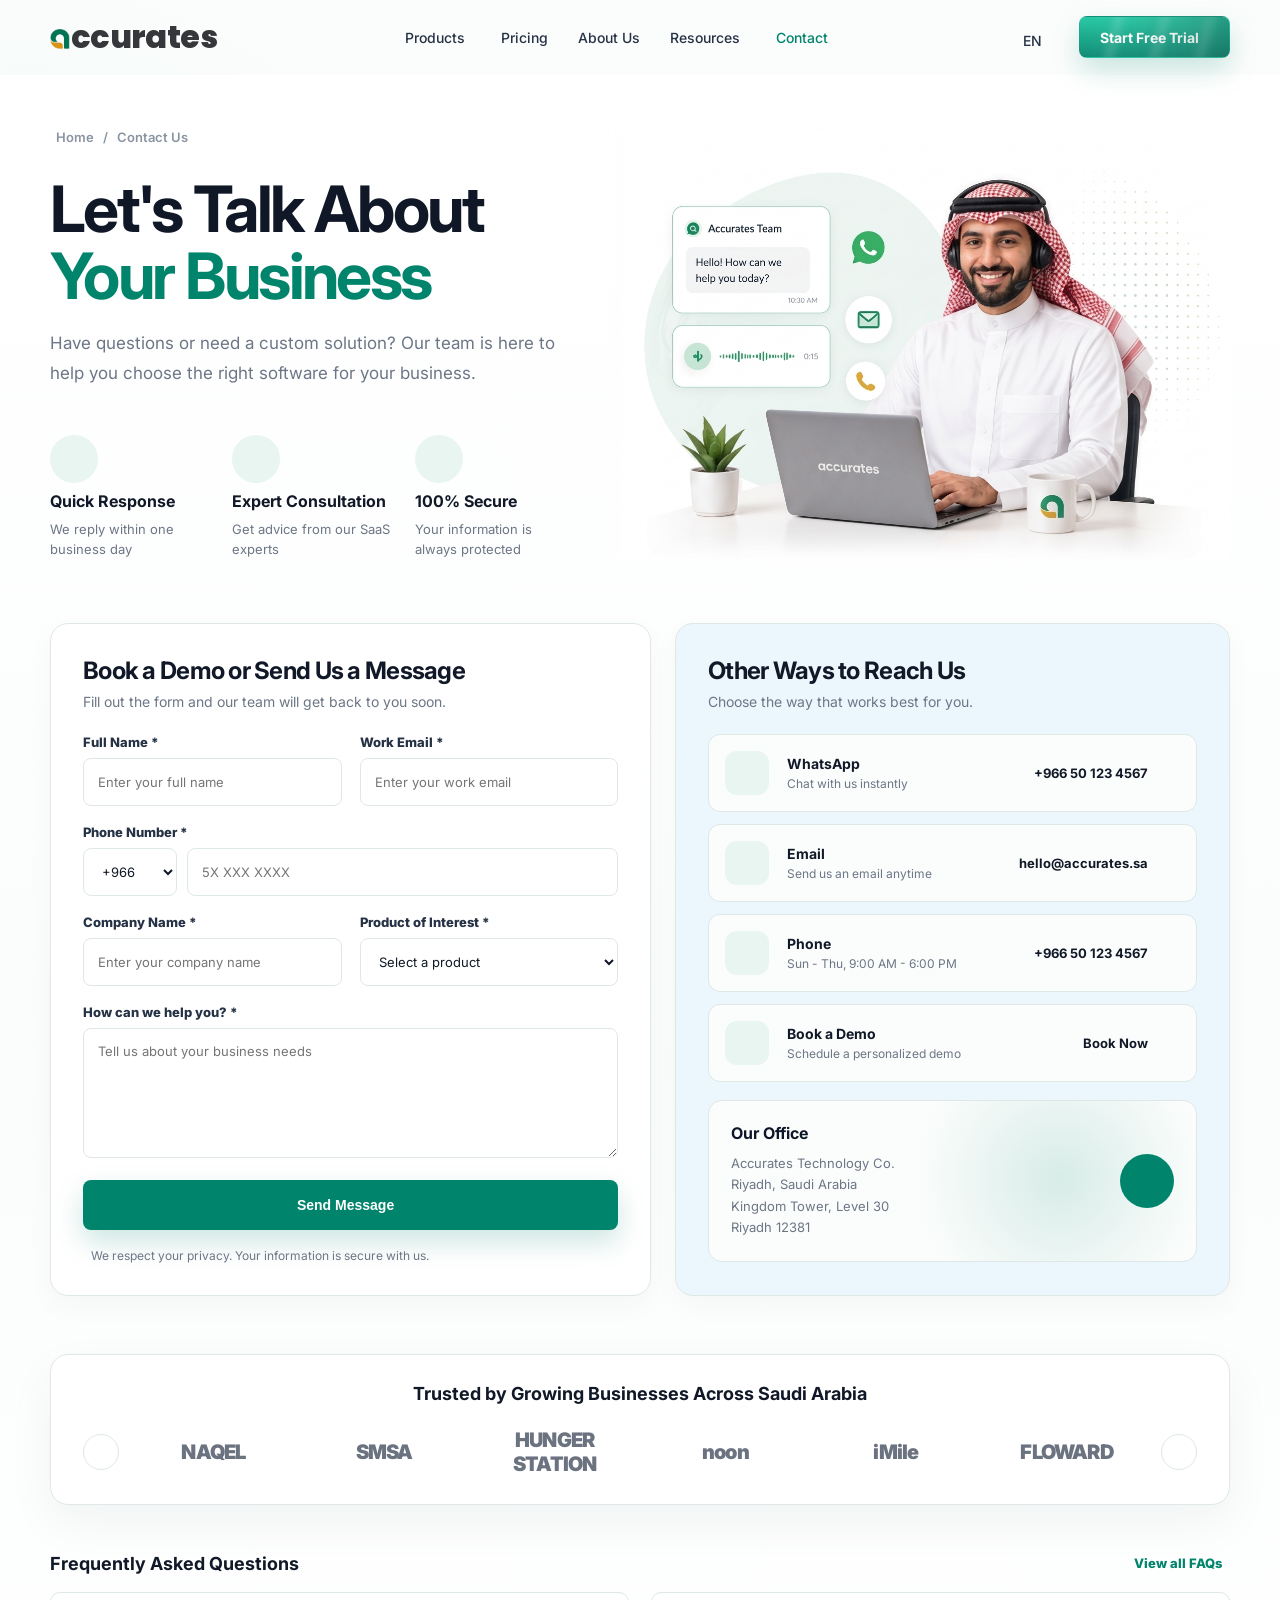
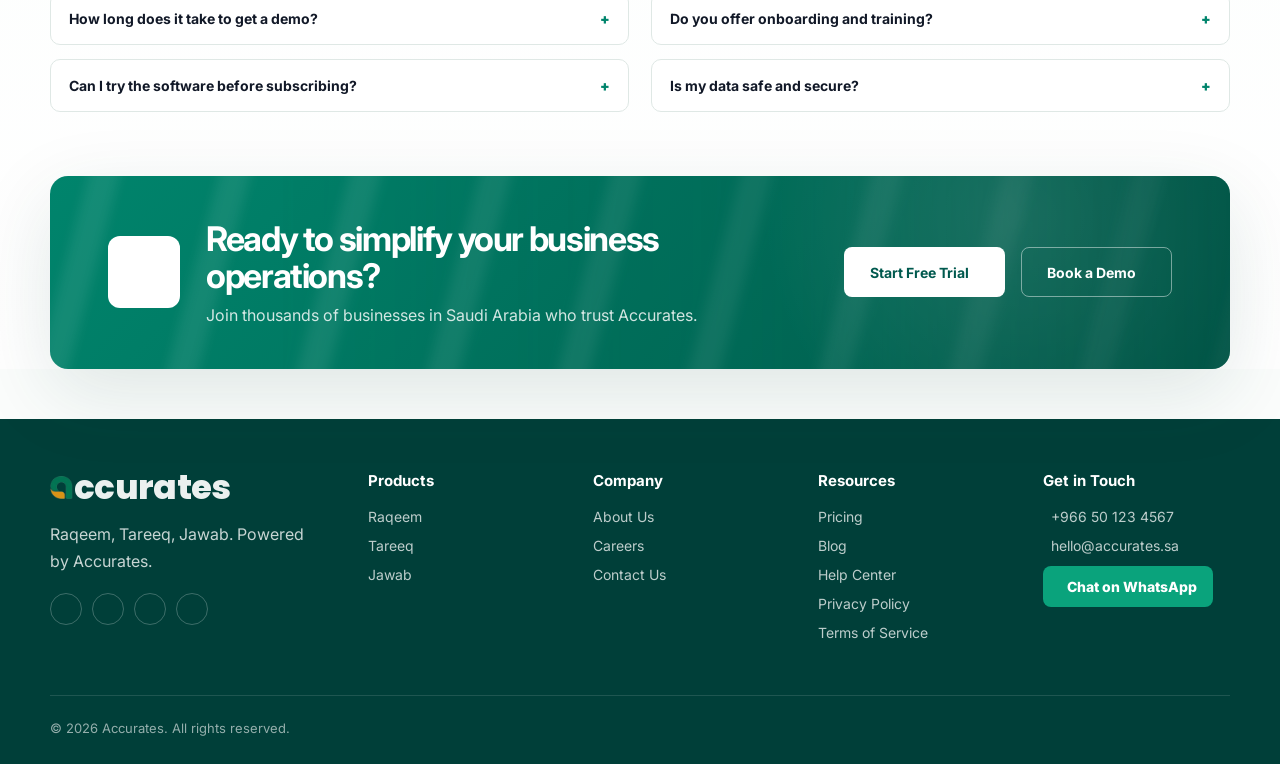
<file: contact.html>
<!DOCTYPE html>
<html lang="en">
<head>
  <meta charset="UTF-8">
  <meta name="viewport" content="width=device-width, initial-scale=1.0">
  <title>Contact Accurates | Talk About Your Business</title>
  <meta name="description" content="Contact Accurates to book a demo, ask questions, or speak with SaaS experts for your Saudi business.">
  <link rel="preconnect" href="https://fonts.googleapis.com">
  <link rel="preconnect" href="https://fonts.gstatic.com" crossorigin>
  <link href="https://fonts.googleapis.com/css2?family=Inter:wght@400;500;600;700;800&family=Poppins:wght@700;800;900&display=swap" rel="stylesheet">
  <link rel="stylesheet" href="https://cdn.hugeicons.com/font/hgi-stroke-rounded.css">
  <link rel="stylesheet" href="styles.css">
</head>
<body>
  <header class="site-header">
    <nav class="nav container" aria-label="Main navigation">
      <a class="brand" href="index.html" aria-label="Accurates home">
        <span class="brand-lockup">
          <img class="brand-icon" src="logo/logo-icon.png" alt="Accurates">
          <span class="brand-type" aria-hidden="true">ccurates</span>
        </span>
      </a>

      <button class="menu-toggle" type="button" aria-label="Open navigation">
        <span></span>
        <span></span>
        <span></span>
      </button>

      <div class="nav-links">
        <a href="index.html#products">Products <i class="hgi-stroke hgi-arrow-down-01" aria-hidden="true"></i></a>
        <a href="pricing.html">Pricing</a>
        <a href="index.html#about">About Us</a>
        <a href="index.html#resources">Resources <i class="hgi-stroke hgi-arrow-down-01" aria-hidden="true"></i></a>
        <a class="active" href="contact.html">Contact</a>
      </div>

      <div class="nav-actions">
        <a class="login-link language-link" href="#language"><i class="hgi-stroke hgi-globe-02" aria-hidden="true"></i> EN <i class="hgi-stroke hgi-arrow-down-01" aria-hidden="true"></i></a>
        <a class="btn btn-primary btn-small" href="index.html#trial">Start Free Trial <i class="hgi-stroke hgi-arrow-right-02" aria-hidden="true"></i></a>
      </div>
    </nav>
  </header>

  <main id="top" class="contact-page">
    <section class="contact-hero section">
      <div class="container contact-hero-grid">
        <div class="contact-hero-copy">
          <div class="breadcrumb">
            <a href="index.html"><i class="hgi-stroke hgi-home-03" aria-hidden="true"></i> Home</a>
            <span>/</span>
            <span>Contact Us</span>
          </div>

          <h1>Let's Talk About <span>Your Business</span></h1>
          <p>Have questions or need a custom solution? Our team is here to help you choose the right software for your business.</p>

          <div class="contact-benefits">
            <article>
              <i class="hgi-stroke hgi-flash" aria-hidden="true"></i>
              <strong>Quick Response</strong>
              <span>We reply within one business day</span>
            </article>
            <article>
              <i class="hgi-stroke hgi-shield-01" aria-hidden="true"></i>
              <strong>Expert Consultation</strong>
              <span>Get advice from our SaaS experts</span>
            </article>
            <article>
              <i class="hgi-stroke hgi-lock-key" aria-hidden="true"></i>
              <strong>100% Secure</strong>
              <span>Your information is always protected</span>
            </article>
          </div>
        </div>

        <div class="contact-visual contact-hero-image-wrap" aria-label="Accurates support preview">
          <img class="contact-hero-image" src="assets/contact-hero.png" alt="Accurates team support preview">
        </div>
      </div>
    </section>

    <section class="contact-main-section">
      <div class="container contact-main-grid">
        <article class="contact-card form-card">
          <h2>Book a Demo or Send Us a Message</h2>
          <p>Fill out the form and our team will get back to you soon.</p>

          <form class="contact-form" action="#" method="post">
            <label>
              <span>Full Name *</span>
              <input type="text" name="name" placeholder="Enter your full name">
            </label>
            <label>
              <span>Work Email *</span>
              <input type="email" name="email" placeholder="Enter your work email">
            </label>
            <label class="wide">
              <span>Phone Number *</span>
              <div class="phone-field">
                <select name="country-code" aria-label="Country code">
                  <option>+966</option>
                  <option>+971</option>
                  <option>+965</option>
                </select>
                <input type="tel" name="phone" placeholder="5X XXX XXXX">
              </div>
            </label>
            <label>
              <span>Company Name *</span>
              <input type="text" name="company" placeholder="Enter your company name">
            </label>
            <label>
              <span>Product of Interest *</span>
              <select name="product">
                <option>Select a product</option>
                <option>Raqeem</option>
                <option>Tareeq</option>
                <option>Jawab</option>
              </select>
            </label>
            <label class="wide">
              <span>How can we help you? *</span>
              <textarea name="message" rows="6" placeholder="Tell us about your business needs"></textarea>
            </label>
            <button class="btn btn-primary wide" type="submit">Send Message <i class="hgi-stroke hgi-sent" aria-hidden="true"></i></button>
          </form>

          <p class="privacy-note"><i class="hgi-stroke hgi-lock-key" aria-hidden="true"></i> We respect your privacy. Your information is secure with us.</p>
        </article>

        <aside class="contact-card reach-card">
          <h2>Other Ways to Reach Us</h2>
          <p>Choose the way that works best for you.</p>

          <div class="reach-list">
            <a href="#whatsapp">
              <i class="hgi-stroke hgi-whatsapp" aria-hidden="true"></i>
              <span><strong>WhatsApp</strong><small>Chat with us instantly</small></span>
              <b>+966 50 123 4567</b>
              <em class="hgi-stroke hgi-arrow-right-02" aria-hidden="true"></em>
            </a>
            <a href="mailto:hello@accurates.sa">
              <i class="hgi-stroke hgi-mail-01" aria-hidden="true"></i>
              <span><strong>Email</strong><small>Send us an email anytime</small></span>
              <b>hello@accurates.sa</b>
              <em class="hgi-stroke hgi-arrow-right-02" aria-hidden="true"></em>
            </a>
            <a href="tel:+966501234567">
              <i class="hgi-stroke hgi-calling" aria-hidden="true"></i>
              <span><strong>Phone</strong><small>Sun - Thu, 9:00 AM - 6:00 PM</small></span>
              <b>+966 50 123 4567</b>
              <em class="hgi-stroke hgi-arrow-right-02" aria-hidden="true"></em>
            </a>
            <a href="#demo">
              <i class="hgi-stroke hgi-calendar-03" aria-hidden="true"></i>
              <span><strong>Book a Demo</strong><small>Schedule a personalized demo</small></span>
              <b>Book Now</b>
              <em class="hgi-stroke hgi-arrow-right-02" aria-hidden="true"></em>
            </a>
          </div>

          <div class="office-card">
            <div>
              <h3>Our Office</h3>
              <p>Accurates Technology Co.<br>Riyadh, Saudi Arabia<br>Kingdom Tower, Level 30<br>Riyadh 12381</p>
            </div>
            <span><i class="hgi-stroke hgi-location-01" aria-hidden="true"></i></span>
          </div>
        </aside>
      </div>
    </section>

    <section class="trusted-section">
      <div class="container trusted-card">
        <h2>Trusted by Growing Businesses Across Saudi Arabia</h2>
        <div class="trusted-logos" aria-label="Trusted customer logos">
          <button type="button" aria-label="Previous"><i class="hgi-stroke hgi-arrow-left-02" aria-hidden="true"></i></button>
          <span>NAQEL</span>
          <span>SMSA</span>
          <span>HUNGER STATION</span>
          <span>noon</span>
          <span>iMile</span>
          <span>FLOWARD</span>
          <button type="button" aria-label="Next"><i class="hgi-stroke hgi-arrow-right-02" aria-hidden="true"></i></button>
        </div>
      </div>
    </section>

    <section class="contact-faq section">
      <div class="container">
        <div class="faq-heading">
          <h2>Frequently Asked Questions</h2>
          <a href="#faqs">View all FAQs <i class="hgi-stroke hgi-arrow-right-02" aria-hidden="true"></i></a>
        </div>
        <div class="faq-grid">
          <details>
            <summary>How long does it take to get a demo?</summary>
            <p>Our team usually schedules demos within one business day.</p>
          </details>
          <details>
            <summary>Do you offer onboarding and training?</summary>
            <p>Yes, every plan includes guided onboarding and product training.</p>
          </details>
          <details>
            <summary>Can I try the software before subscribing?</summary>
            <p>Yes, you can start with a free trial before choosing a plan.</p>
          </details>
          <details>
            <summary>Is my data safe and secure?</summary>
            <p>We use secure cloud infrastructure, encryption, and regular backups.</p>
          </details>
        </div>
      </div>
    </section>

    <section id="trial" class="cta-section contact-cta-section">
      <div class="container">
        <div class="cta-card contact-cta-card">
          <span class="cta-icon"><i class="hgi-stroke hgi-headset" aria-hidden="true"></i></span>
          <div>
            <h2>Ready to simplify your business operations?</h2>
            <p>Join thousands of businesses in Saudi Arabia who trust Accurates.</p>
          </div>
          <div class="cta-actions">
            <a class="btn btn-light" href="index.html#trial">Start Free Trial <i class="hgi-stroke hgi-arrow-right-02" aria-hidden="true"></i></a>
            <a class="btn btn-dark-outline" href="#demo">Book a Demo <i class="hgi-stroke hgi-calendar-03" aria-hidden="true"></i></a>
          </div>
        </div>
      </div>
    </section>
  </main>

  <footer id="contact" class="site-footer">
    <div class="container footer-grid">
      <div class="footer-brand">
        <a class="brand footer-brand-lockup" href="index.html" aria-label="Accurates home">
          <span class="brand-lockup">
            <img class="brand-icon" src="logo/logo-icon.png" alt="Accurates">
            <span class="brand-type" aria-hidden="true">ccurates</span>
          </span>
        </a>
        <p>Raqeem, Tareeq, Jawab. Powered by Accurates.</p>
        <div class="socials" aria-label="Social links">
          <a href="#linkedin" aria-label="LinkedIn"><i class="hgi-stroke hgi-linkedin-01" aria-hidden="true"></i></a>
          <a href="#instagram" aria-label="Instagram"><i class="hgi-stroke hgi-instagram" aria-hidden="true"></i></a>
          <a href="#facebook" aria-label="Facebook"><i class="hgi-stroke hgi-facebook-02" aria-hidden="true"></i></a>
          <a href="#x" aria-label="X"><i class="hgi-stroke hgi-new-twitter" aria-hidden="true"></i></a>
        </div>
      </div>

      <div>
        <h3>Products</h3>
        <a href="zatca.html">Raqeem</a>
        <a href="bayan.html">Tareeq</a>
        <a href="whatsapp.html">Jawab</a>
      </div>

      <div>
        <h3>Company</h3>
        <a href="index.html#about">About Us</a>
        <a href="#careers">Careers</a>
        <a href="contact.html">Contact Us</a>
      </div>

      <div id="resources">
        <h3>Resources</h3>
        <a href="pricing.html">Pricing</a>
        <a href="#blog">Blog</a>
        <a href="#help">Help Center</a>
        <a href="#privacy">Privacy Policy</a>
        <a href="#terms">Terms of Service</a>
      </div>

      <div>
        <h3>Get in Touch</h3>
        <a href="tel:+966501234567"><i class="hgi-stroke hgi-calling" aria-hidden="true"></i> +966 50 123 4567</a>
        <a href="mailto:hello@accurates.sa"><i class="hgi-stroke hgi-mail-01" aria-hidden="true"></i> hello@accurates.sa</a>
        <a class="whatsapp-button" href="#whatsapp"><i class="hgi-stroke hgi-whatsapp" aria-hidden="true"></i> Chat on WhatsApp</a>
      </div>
    </div>
    <div class="container copyright">&copy; 2026 Accurates. All rights reserved.</div>
  </footer>
  <script>
    (function () {
      var header = document.querySelector('.site-header');
      if (!header) return;
      var update = function () {
        header.classList.toggle('is-scrolled', window.scrollY > 4);
      };
      update();
      window.addEventListener('scroll', update, { passive: true });
    })();
  </script>
  <script src="site.js"></script>
</body>
</html>
</file>
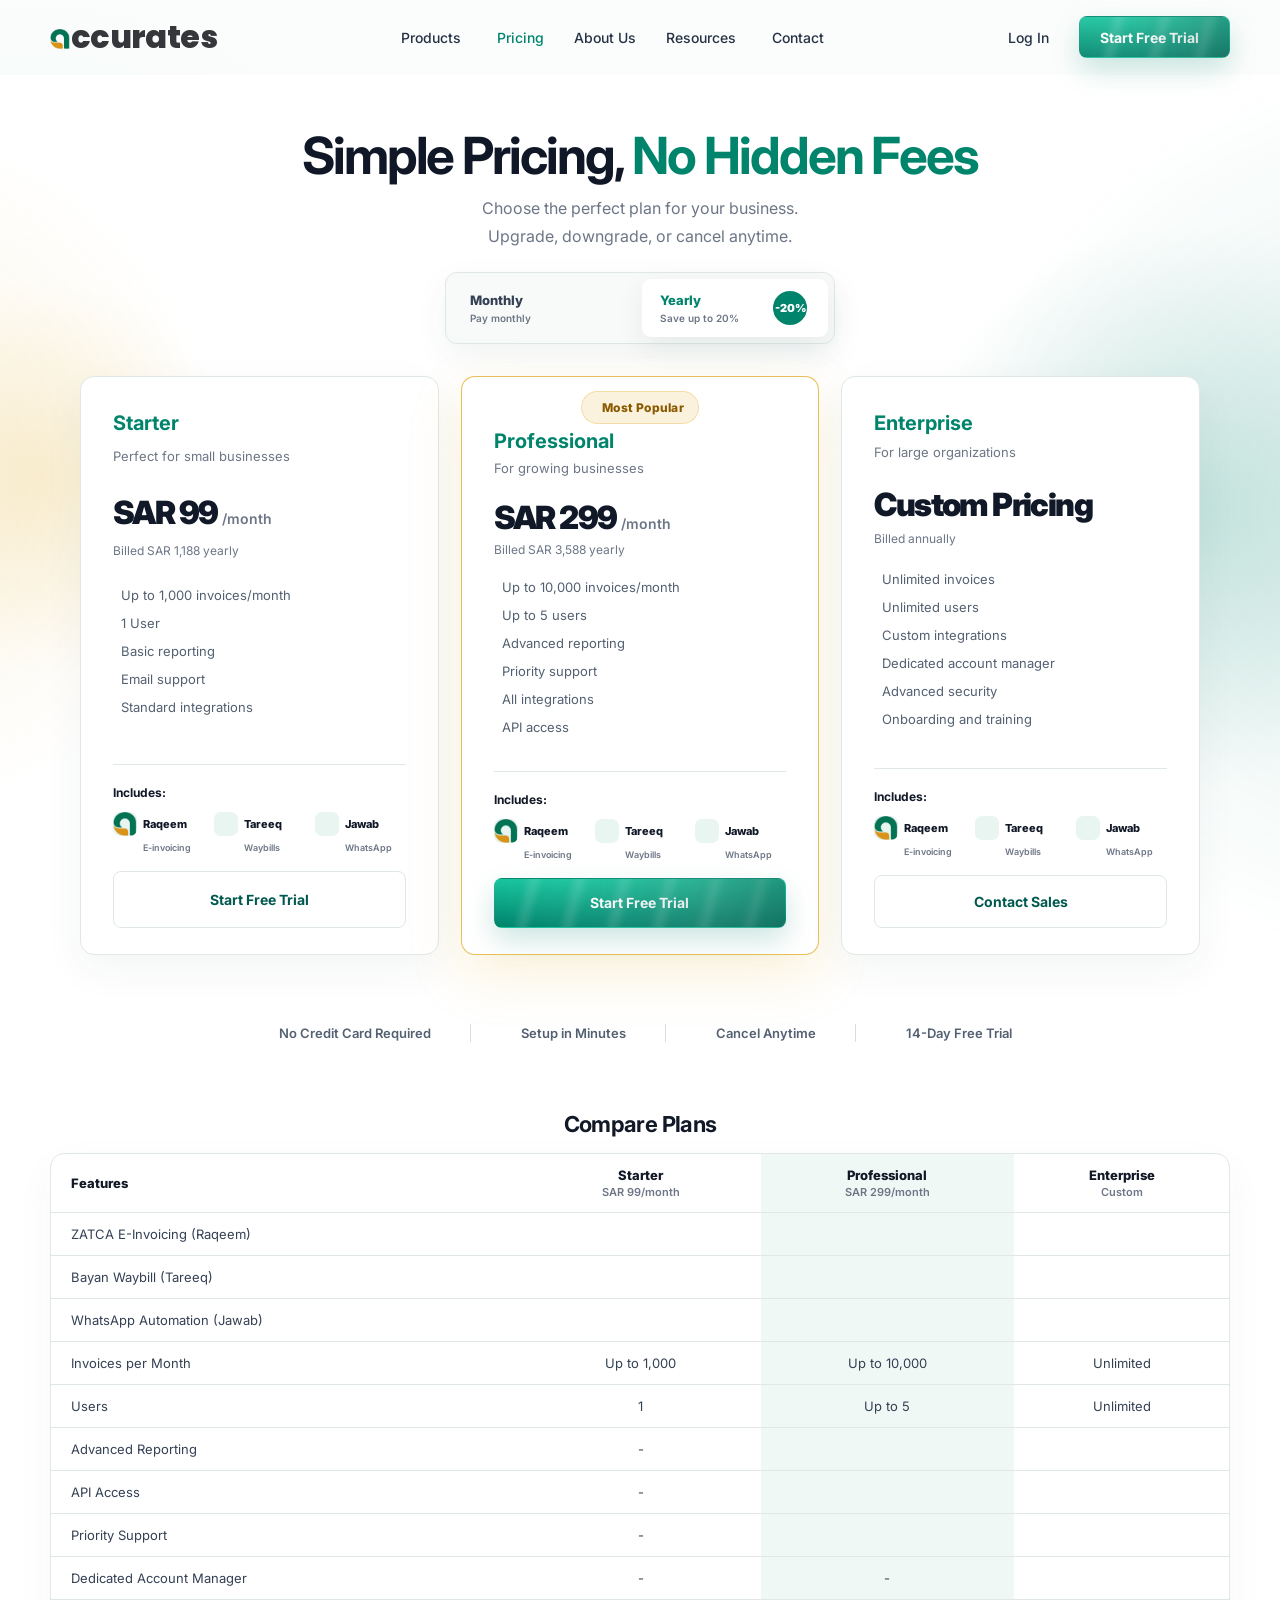
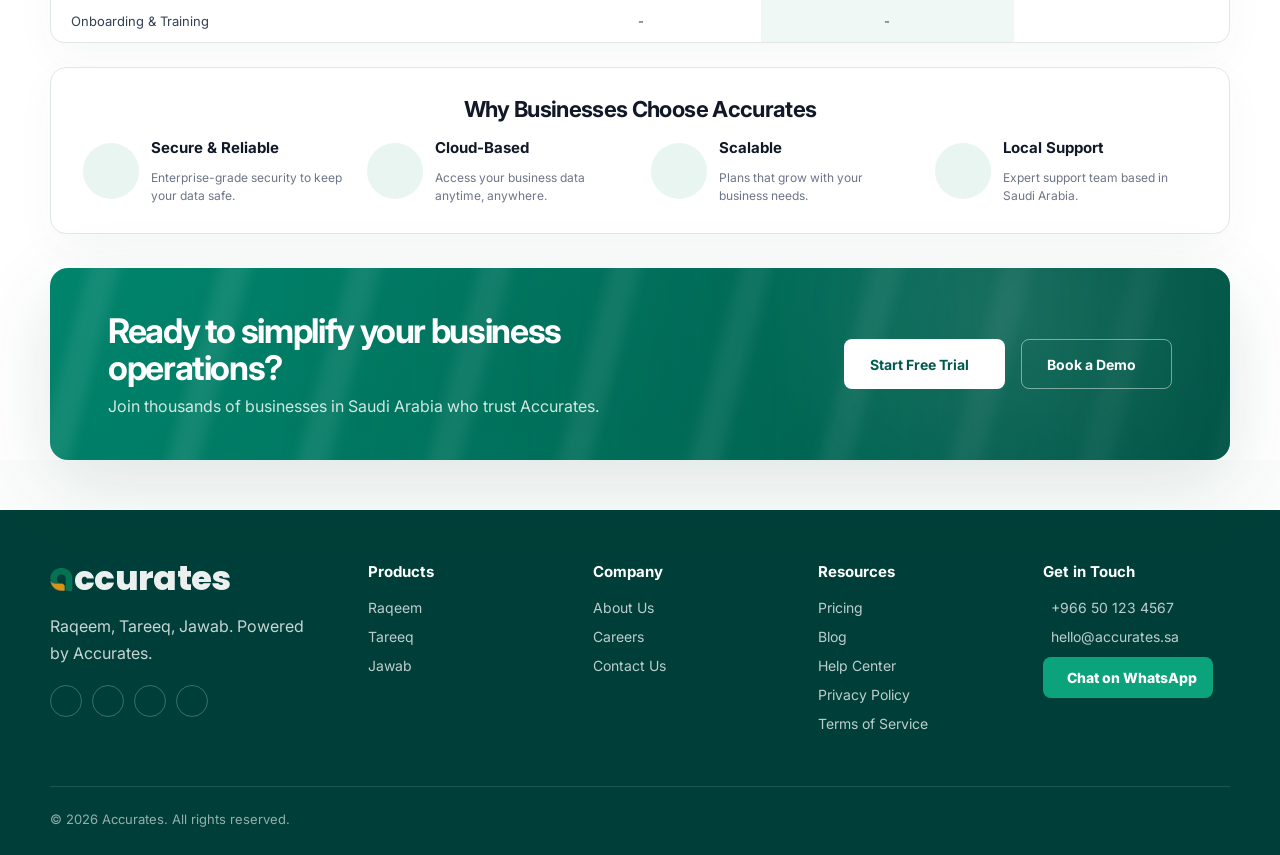
<file: pricing.html>
<!DOCTYPE html>
<html lang="en">
<head>
  <meta charset="UTF-8">
  <meta name="viewport" content="width=device-width, initial-scale=1.0">
  <title>Pricing | Accurates</title>
  <meta name="description" content="Simple pricing for Accurates products, including Raqeem, Tareeq, and Jawab.">
  <link rel="preconnect" href="https://fonts.googleapis.com">
  <link rel="preconnect" href="https://fonts.gstatic.com" crossorigin>
  <link href="https://fonts.googleapis.com/css2?family=Inter:wght@400;500;600;700;800&family=Poppins:wght@700;800;900&display=swap" rel="stylesheet">
  <link rel="stylesheet" href="https://cdn.hugeicons.com/font/hgi-stroke-rounded.css">
  <link rel="stylesheet" href="styles.css">
</head>
<body>
  <header class="site-header">
    <nav class="nav container" aria-label="Main navigation">
      <a class="brand" href="index.html" aria-label="Accurates home">
        <span class="brand-lockup">
          <img class="brand-icon" src="logo/logo-icon.png" alt="Accurates">
          <span class="brand-type" aria-hidden="true">ccurates</span>
        </span>
      </a>

      <button class="menu-toggle" type="button" aria-label="Open navigation">
        <span></span>
        <span></span>
        <span></span>
      </button>

      <div class="nav-links">
        <a href="index.html#products">Products <i class="hgi-stroke hgi-arrow-down-01" aria-hidden="true"></i></a>
        <a class="active" href="pricing.html">Pricing</a>
        <a href="index.html#about">About Us</a>
        <a href="index.html#resources">Resources <i class="hgi-stroke hgi-arrow-down-01" aria-hidden="true"></i></a>
        <a href="contact.html">Contact</a>
      </div>

      <div class="nav-actions">
        <a class="login-link" href="#login">Log In</a>
        <a class="btn btn-primary btn-small" href="index.html#trial">Start Free Trial <i class="hgi-stroke hgi-arrow-right-02" aria-hidden="true"></i></a>
      </div>
    </nav>
  </header>

  <main id="top" class="pricing-page">
    <section class="pricing-hero section">
      <div class="container">
        <div class="pricing-hero-bg pricing-hero-bg-left"></div>
        <div class="pricing-hero-bg pricing-hero-bg-right"></div>

        <div class="pricing-hero-heading">
          <h1>Simple Pricing, <span>No Hidden Fees</span></h1>
          <p>Choose the perfect plan for your business.<br>Upgrade, downgrade, or cancel anytime.</p>
          <div class="billing-toggle" aria-label="Billing period">
            <button type="button">Monthly <small>Pay monthly</small></button>
            <button class="active" type="button"><span class="billing-copy">Yearly <small>Save up to 20%</small></span><span class="billing-discount">-20%</span></button>
          </div>
        </div>

        <div class="pricing-page-grid">
          <article class="pricing-plan">
            <h2>Starter</h2>
            <p>Perfect for small businesses</p>
            <div class="pricing-page-price">SAR 99 <span>/month</span></div>
            <small>Billed SAR 1,188 yearly</small>
            <ul>
              <li><i class="hgi hgi-stroke hgi-rounded hgi-tick-02" aria-hidden="true"></i>Up to 1,000 invoices/month</li>
              <li><i class="hgi hgi-stroke hgi-rounded hgi-tick-02" aria-hidden="true"></i>1 User</li>
              <li><i class="hgi hgi-stroke hgi-rounded hgi-tick-02" aria-hidden="true"></i>Basic reporting</li>
              <li><i class="hgi hgi-stroke hgi-rounded hgi-tick-02" aria-hidden="true"></i>Email support</li>
              <li><i class="hgi hgi-stroke hgi-rounded hgi-tick-02" aria-hidden="true"></i>Standard integrations</li>
            </ul>
            <div class="plan-includes">
              <strong>Includes:</strong>
              <div>
                <span><img src="logo/logo-icon.png" alt=""> Raqeem<small>E-invoicing</small></span>
                <span><i class="hgi-stroke hgi-delivery-truck-01" aria-hidden="true"></i> Tareeq<small>Waybills</small></span>
                <span><i class="hgi-stroke hgi-whatsapp" aria-hidden="true"></i> Jawab<small>WhatsApp</small></span>
              </div>
            </div>
            <a class="btn btn-outline" href="index.html#trial">Start Free Trial</a>
          </article>

          <article class="pricing-plan featured-plan">
            <div class="pricing-ribbon"><i class="hgi-stroke hgi-star" aria-hidden="true"></i> Most Popular</div>
            <h2>Professional</h2>
            <p>For growing businesses</p>
            <div class="pricing-page-price">SAR 299 <span>/month</span></div>
            <small>Billed SAR 3,588 yearly</small>
            <ul>
              <li><i class="hgi hgi-stroke hgi-rounded hgi-tick-02" aria-hidden="true"></i>Up to 10,000 invoices/month</li>
              <li><i class="hgi hgi-stroke hgi-rounded hgi-tick-02" aria-hidden="true"></i>Up to 5 users</li>
              <li><i class="hgi hgi-stroke hgi-rounded hgi-tick-02" aria-hidden="true"></i>Advanced reporting</li>
              <li><i class="hgi hgi-stroke hgi-rounded hgi-tick-02" aria-hidden="true"></i>Priority support</li>
              <li><i class="hgi hgi-stroke hgi-rounded hgi-tick-02" aria-hidden="true"></i>All integrations</li>
              <li><i class="hgi hgi-stroke hgi-rounded hgi-tick-02" aria-hidden="true"></i>API access</li>
            </ul>
            <div class="plan-includes">
              <strong>Includes:</strong>
              <div>
                <span><img src="logo/logo-icon.png" alt=""> Raqeem<small>E-invoicing</small></span>
                <span><i class="hgi-stroke hgi-delivery-truck-01" aria-hidden="true"></i> Tareeq<small>Waybills</small></span>
                <span><i class="hgi-stroke hgi-whatsapp" aria-hidden="true"></i> Jawab<small>WhatsApp</small></span>
              </div>
            </div>
            <a class="btn btn-primary" href="index.html#trial">Start Free Trial</a>
          </article>

          <article class="pricing-plan">
            <h2>Enterprise</h2>
            <p>For large organizations</p>
            <div class="pricing-page-price">Custom Pricing</div>
            <small>Billed annually</small>
            <ul>
              <li><i class="hgi hgi-stroke hgi-rounded hgi-tick-02" aria-hidden="true"></i>Unlimited invoices</li>
              <li><i class="hgi hgi-stroke hgi-rounded hgi-tick-02" aria-hidden="true"></i>Unlimited users</li>
              <li><i class="hgi hgi-stroke hgi-rounded hgi-tick-02" aria-hidden="true"></i>Custom integrations</li>
              <li><i class="hgi hgi-stroke hgi-rounded hgi-tick-02" aria-hidden="true"></i>Dedicated account manager</li>
              <li><i class="hgi hgi-stroke hgi-rounded hgi-tick-02" aria-hidden="true"></i>Advanced security</li>
              <li><i class="hgi hgi-stroke hgi-rounded hgi-tick-02" aria-hidden="true"></i>Onboarding and training</li>
            </ul>
            <div class="plan-includes">
              <strong>Includes:</strong>
              <div>
                <span><img src="logo/logo-icon.png" alt=""> Raqeem<small>E-invoicing</small></span>
                <span><i class="hgi-stroke hgi-delivery-truck-01" aria-hidden="true"></i> Tareeq<small>Waybills</small></span>
                <span><i class="hgi-stroke hgi-whatsapp" aria-hidden="true"></i> Jawab<small>WhatsApp</small></span>
              </div>
            </div>
            <a class="btn btn-outline" href="contact.html">Contact Sales</a>
          </article>
        </div>

        <div class="pricing-trust-row">
          <span><i class="hgi-stroke hgi-credit-card" aria-hidden="true"></i>No Credit Card Required</span>
          <span><i class="hgi-stroke hgi-flash" aria-hidden="true"></i>Setup in Minutes</span>
          <span><i class="hgi-stroke hgi-clock-04" aria-hidden="true"></i>Cancel Anytime</span>
          <span><i class="hgi-stroke hgi-calendar-03" aria-hidden="true"></i>14-Day Free Trial</span>
        </div>
      </div>
    </section>

    <section class="compare-section">
      <div class="container">
        <h2>Compare Plans</h2>
        <div class="compare-table-wrap">
          <table class="compare-table">
            <thead>
              <tr>
                <th>Features</th>
                <th>Starter<br><span>SAR 99/month</span></th>
                <th class="highlight">Professional<br><span>SAR 299/month</span></th>
                <th>Enterprise<br><span>Custom</span></th>
              </tr>
            </thead>
            <tbody>
              <tr><td>ZATCA E-Invoicing (Raqeem)</td><td><i class="hgi hgi-stroke hgi-rounded hgi-tick-02"></i></td><td class="highlight"><i class="hgi hgi-stroke hgi-rounded hgi-tick-02"></i></td><td><i class="hgi hgi-stroke hgi-rounded hgi-tick-02"></i></td></tr>
              <tr><td>Bayan Waybill (Tareeq)</td><td><i class="hgi hgi-stroke hgi-rounded hgi-tick-02"></i></td><td class="highlight"><i class="hgi hgi-stroke hgi-rounded hgi-tick-02"></i></td><td><i class="hgi hgi-stroke hgi-rounded hgi-tick-02"></i></td></tr>
              <tr><td>WhatsApp Automation (Jawab)</td><td><i class="hgi hgi-stroke hgi-rounded hgi-tick-02"></i></td><td class="highlight"><i class="hgi hgi-stroke hgi-rounded hgi-tick-02"></i></td><td><i class="hgi hgi-stroke hgi-rounded hgi-tick-02"></i></td></tr>
              <tr><td>Invoices per Month</td><td>Up to 1,000</td><td class="highlight">Up to 10,000</td><td>Unlimited</td></tr>
              <tr><td>Users</td><td>1</td><td class="highlight">Up to 5</td><td>Unlimited</td></tr>
              <tr><td>Advanced Reporting</td><td>-</td><td class="highlight"><i class="hgi hgi-stroke hgi-rounded hgi-tick-02"></i></td><td><i class="hgi hgi-stroke hgi-rounded hgi-tick-02"></i></td></tr>
              <tr><td>API Access</td><td>-</td><td class="highlight"><i class="hgi hgi-stroke hgi-rounded hgi-tick-02"></i></td><td><i class="hgi hgi-stroke hgi-rounded hgi-tick-02"></i></td></tr>
              <tr><td>Priority Support</td><td>-</td><td class="highlight"><i class="hgi hgi-stroke hgi-rounded hgi-tick-02"></i></td><td><i class="hgi hgi-stroke hgi-rounded hgi-tick-02"></i></td></tr>
              <tr><td>Dedicated Account Manager</td><td>-</td><td class="highlight">-</td><td><i class="hgi hgi-stroke hgi-rounded hgi-tick-02"></i></td></tr>
              <tr><td>Onboarding & Training</td><td>-</td><td class="highlight">-</td><td><i class="hgi hgi-stroke hgi-rounded hgi-tick-02"></i></td></tr>
            </tbody>
          </table>
        </div>
      </div>
    </section>

    <section class="pricing-benefits-section">
      <div class="container pricing-benefits-card">
        <h2>Why Businesses Choose Accurates</h2>
        <div class="pricing-benefits-grid">
          <article><i class="hgi-stroke hgi-shield-01"></i><strong>Secure & Reliable</strong><span>Enterprise-grade security to keep your data safe.</span></article>
          <article><i class="hgi-stroke hgi-cloud"></i><strong>Cloud-Based</strong><span>Access your business data anytime, anywhere.</span></article>
          <article><i class="hgi-stroke hgi-analytics-01"></i><strong>Scalable</strong><span>Plans that grow with your business needs.</span></article>
          <article><i class="hgi-stroke hgi-headset"></i><strong>Local Support</strong><span>Expert support team based in Saudi Arabia.</span></article>
        </div>
      </div>
    </section>

    <section id="trial" class="cta-section contact-cta-section">
      <div class="container">
        <div class="cta-card">
          <div>
            <h2>Ready to simplify your business operations?</h2>
            <p>Join thousands of businesses in Saudi Arabia who trust Accurates.</p>
          </div>
          <div class="cta-actions">
            <a class="btn btn-light" href="index.html#trial">Start Free Trial <i class="hgi-stroke hgi-arrow-right-02" aria-hidden="true"></i></a>
            <a class="btn btn-dark-outline" href="contact.html">Book a Demo <i class="hgi-stroke hgi-calendar-03" aria-hidden="true"></i></a>
          </div>
        </div>
      </div>
    </section>
  </main>

  <footer id="contact" class="site-footer">
    <div class="container footer-grid">
      <div class="footer-brand">
        <a class="brand footer-brand-lockup" href="index.html" aria-label="Accurates home">
          <span class="brand-lockup">
            <img class="brand-icon" src="logo/logo-icon.png" alt="Accurates">
            <span class="brand-type" aria-hidden="true">ccurates</span>
          </span>
        </a>
        <p>Raqeem, Tareeq, Jawab. Powered by Accurates.</p>
        <div class="socials" aria-label="Social links">
          <a href="#linkedin" aria-label="LinkedIn"><i class="hgi-stroke hgi-linkedin-01" aria-hidden="true"></i></a>
          <a href="#instagram" aria-label="Instagram"><i class="hgi-stroke hgi-instagram" aria-hidden="true"></i></a>
          <a href="#facebook" aria-label="Facebook"><i class="hgi-stroke hgi-facebook-02" aria-hidden="true"></i></a>
          <a href="#x" aria-label="X"><i class="hgi-stroke hgi-new-twitter" aria-hidden="true"></i></a>
        </div>
      </div>

      <div>
        <h3>Products</h3>
        <a href="zatca.html">Raqeem</a>
        <a href="bayan.html">Tareeq</a>
        <a href="whatsapp.html">Jawab</a>
      </div>

      <div>
        <h3>Company</h3>
        <a href="index.html#about">About Us</a>
        <a href="#careers">Careers</a>
        <a href="contact.html">Contact Us</a>
      </div>

      <div id="resources">
        <h3>Resources</h3>
        <a href="pricing.html">Pricing</a>
        <a href="#blog">Blog</a>
        <a href="#help">Help Center</a>
        <a href="#privacy">Privacy Policy</a>
        <a href="#terms">Terms of Service</a>
      </div>

      <div>
        <h3>Get in Touch</h3>
        <a href="tel:+966501234567"><i class="hgi-stroke hgi-calling" aria-hidden="true"></i> +966 50 123 4567</a>
        <a href="mailto:hello@accurates.sa"><i class="hgi-stroke hgi-mail-01" aria-hidden="true"></i> hello@accurates.sa</a>
        <a class="whatsapp-button" href="#whatsapp"><i class="hgi-stroke hgi-whatsapp" aria-hidden="true"></i> Chat on WhatsApp</a>
      </div>
    </div>
    <div class="container copyright">&copy; 2026 Accurates. All rights reserved.</div>
  </footer>
  <script>
    (function () {
      var header = document.querySelector('.site-header');
      if (!header) return;
      var update = function () {
        header.classList.toggle('is-scrolled', window.scrollY > 4);
      };
      update();
      window.addEventListener('scroll', update, { passive: true });
    })();
  </script>
  <script src="site.js"></script>
</body>
</html>
</file>
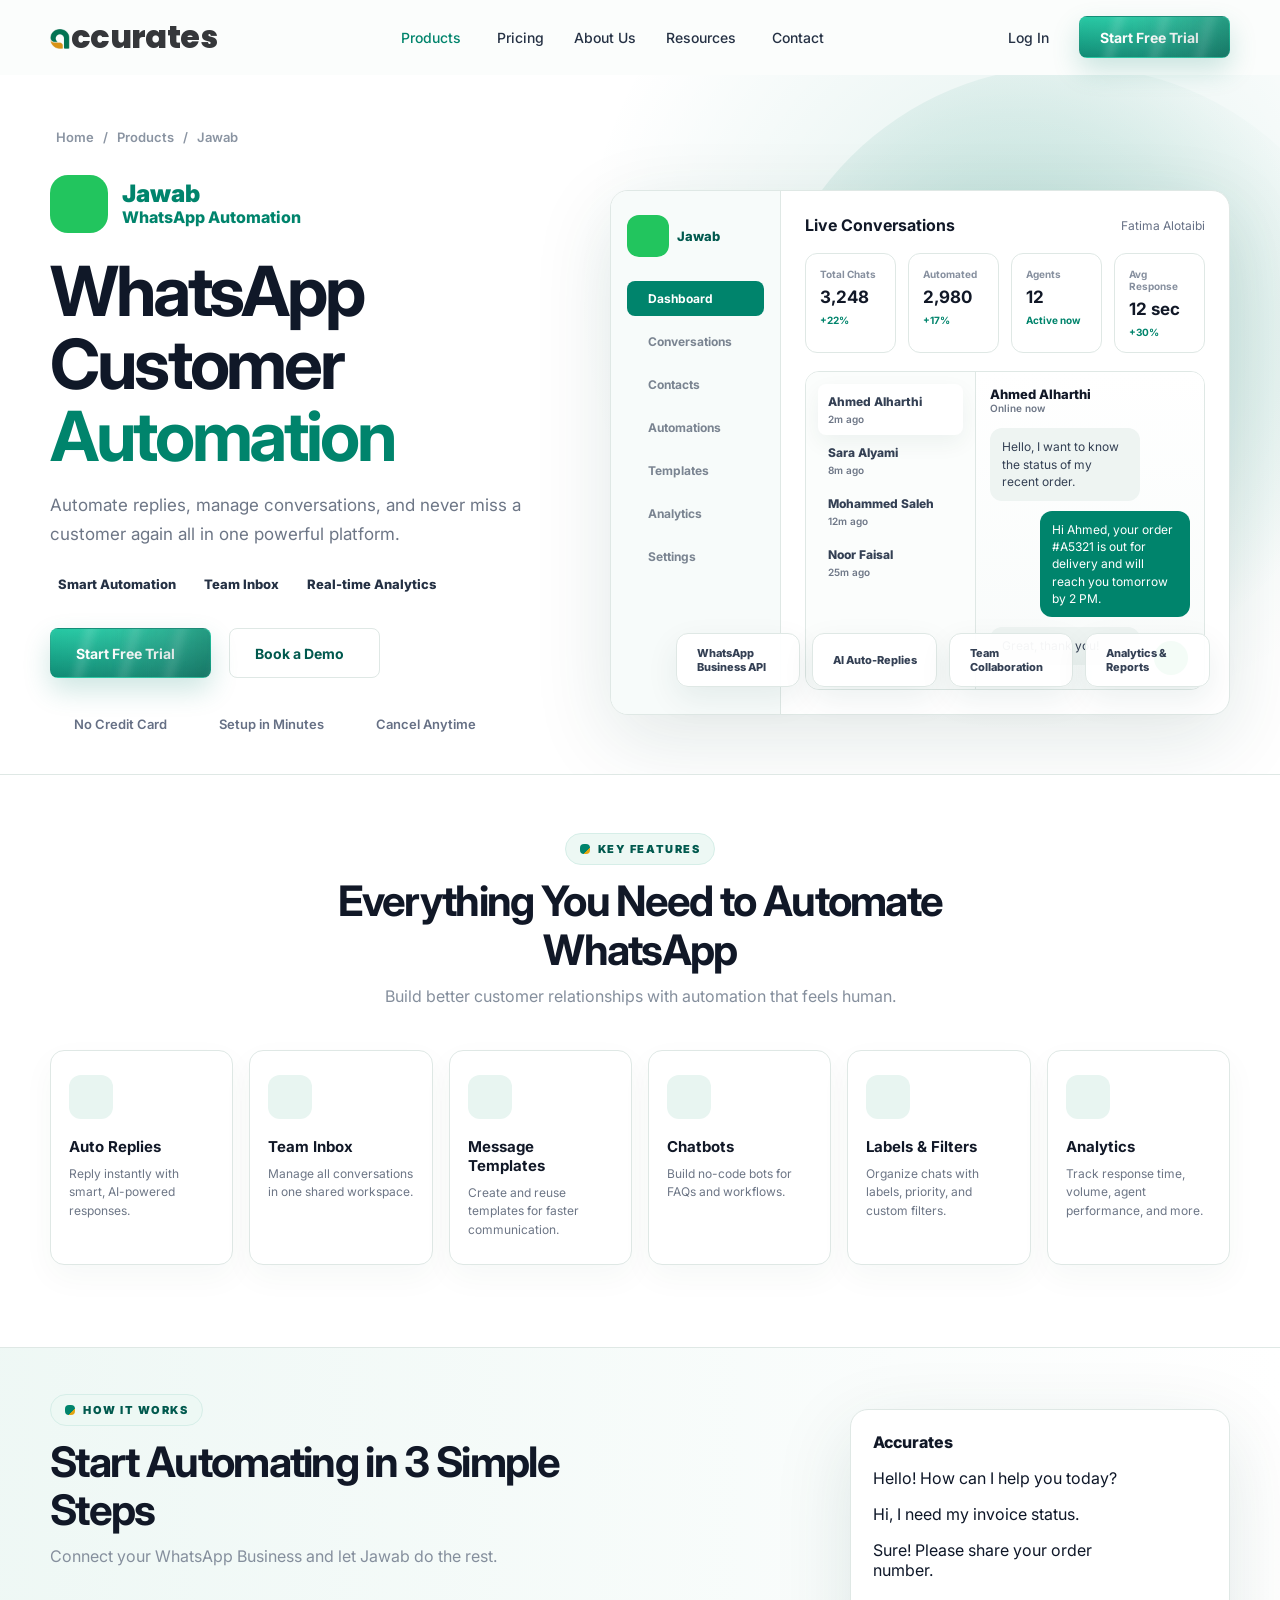
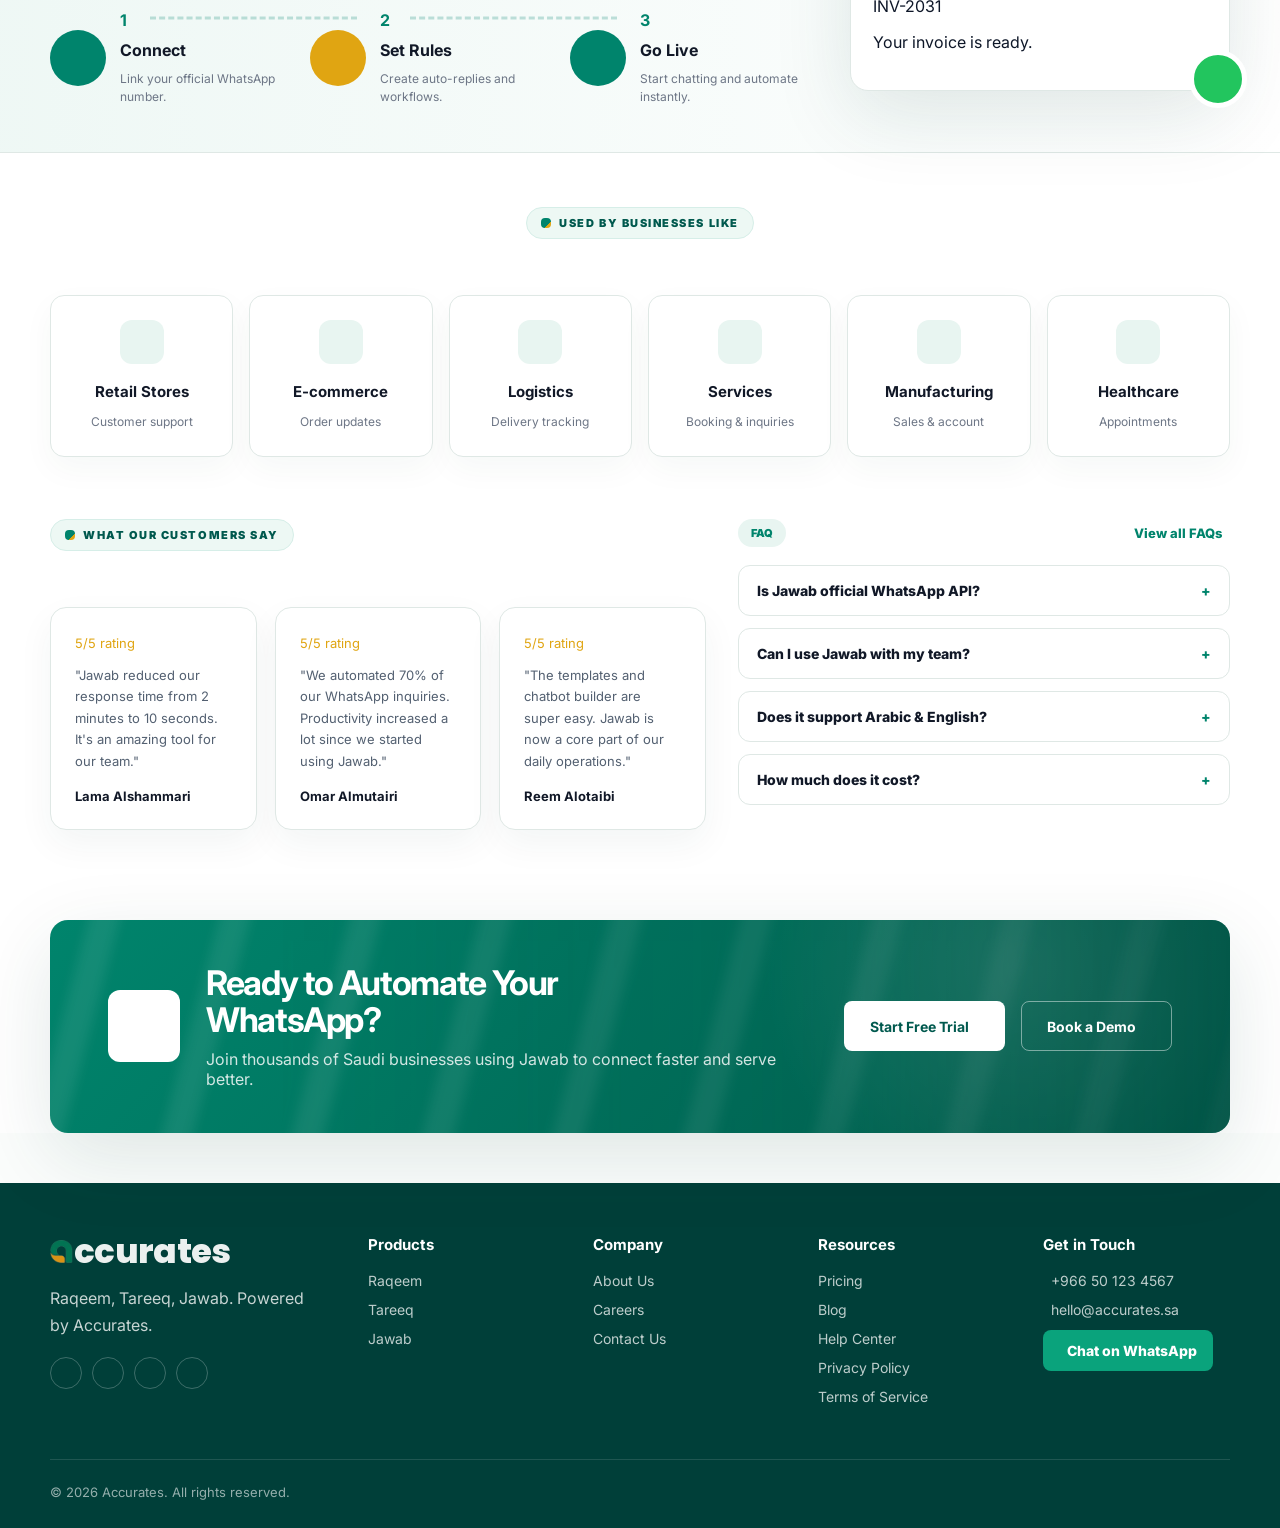
<file: whatsapp.html>
<!DOCTYPE html>
<html lang="en">
<head>
  <meta charset="UTF-8">
  <meta name="viewport" content="width=device-width, initial-scale=1.0">
  <title>Jawab | WhatsApp Customer Automation</title>
  <meta name="description" content="Automate WhatsApp replies, customer conversations, team inboxes, templates, and analytics with Jawab by Accurates.">
  <link rel="preconnect" href="https://fonts.googleapis.com">
  <link rel="preconnect" href="https://fonts.gstatic.com" crossorigin>
  <link href="https://fonts.googleapis.com/css2?family=Inter:wght@400;500;600;700;800&family=Poppins:wght@700;800;900&display=swap" rel="stylesheet">
  <link rel="stylesheet" href="https://cdn.hugeicons.com/font/hgi-stroke-rounded.css">
  <link rel="stylesheet" href="styles.css">
</head>
<body>
  <header class="site-header">
    <nav class="nav container" aria-label="Main navigation">
      <a class="brand" href="index.html" aria-label="Accurates home">
        <span class="brand-lockup">
          <img class="brand-icon" src="logo/logo-icon.png" alt="Accurates">
          <span class="brand-type" aria-hidden="true">ccurates</span>
        </span>
      </a>

      <button class="menu-toggle" type="button" aria-label="Open navigation">
        <span></span>
        <span></span>
        <span></span>
      </button>

      <div class="nav-links">
        <a class="active" href="index.html#products">Products <i class="hgi-stroke hgi-arrow-down-01" aria-hidden="true"></i></a>
        <a href="pricing.html">Pricing</a>
        <a href="index.html#about">About Us</a>
        <a href="index.html#resources">Resources <i class="hgi-stroke hgi-arrow-down-01" aria-hidden="true"></i></a>
        <a href="contact.html">Contact</a>
      </div>

      <div class="nav-actions">
        <a class="login-link" href="#login">Log In</a>
        <a class="btn btn-primary btn-small" href="index.html#trial">Start Free Trial <i class="hgi-stroke hgi-arrow-right-02" aria-hidden="true"></i></a>
      </div>
    </nav>
  </header>

  <main id="top" class="whatsapp-page">
    <section class="whatsapp-hero section">
      <div class="container whatsapp-hero-grid">
        <div class="whatsapp-hero-copy">
          <div class="breadcrumb">
            <a href="index.html"><i class="hgi-stroke hgi-home-03" aria-hidden="true"></i> Home</a>
            <span>/</span>
            <a href="index.html#products">Products</a>
            <span>/</span>
            <span>Jawab</span>
          </div>

          <div class="product-title-lockup">
            <span class="whatsapp-logo"><i class="hgi-stroke hgi-whatsapp" aria-hidden="true"></i></span>
            <div>
              <strong>Jawab</strong>
              <span>WhatsApp Automation</span>
            </div>
          </div>

          <h1>WhatsApp Customer <span>Automation</span></h1>
          <p>Automate replies, manage conversations, and never miss a customer again all in one powerful platform.</p>

          <div class="whatsapp-benefits">
            <span><i class="hgi-stroke hgi-settings-01" aria-hidden="true"></i>Smart Automation</span>
            <span><i class="hgi-stroke hgi-user-group" aria-hidden="true"></i>Team Inbox</span>
            <span><i class="hgi-stroke hgi-analytics-01" aria-hidden="true"></i>Real-time Analytics</span>
          </div>

          <div class="hero-actions">
            <a class="btn btn-primary" href="index.html#trial">Start Free Trial <i class="hgi-stroke hgi-arrow-right-02" aria-hidden="true"></i></a>
            <a class="btn btn-ghost" href="contact.html">Book a Demo <i class="hgi-stroke hgi-calendar-03" aria-hidden="true"></i></a>
          </div>

          <div class="trust-row" aria-label="Trial benefits">
            <span><i class="hgi-stroke hgi-credit-card" aria-hidden="true"></i>No Credit Card</span>
            <span><i class="hgi-stroke hgi-flash" aria-hidden="true"></i>Setup in Minutes</span>
            <span><i class="hgi-stroke hgi-checkmark-circle-02" aria-hidden="true"></i>Cancel Anytime</span>
          </div>
        </div>

        <div class="whatsapp-dashboard" aria-label="Jawab dashboard preview">
          <div class="product-shape"></div>
          <article class="jawab-app-card">
            <aside>
              <div class="mini-logo">
                <span class="whatsapp-logo"><i class="hgi-stroke hgi-whatsapp" aria-hidden="true"></i></span>
                <span>Jawab</span>
              </div>
              <a class="active" href="#dashboard"><i class="hgi-stroke hgi-dashboard-square-01"></i>Dashboard</a>
              <a href="#conversations"><i class="hgi-stroke hgi-message-02"></i>Conversations</a>
              <a href="#contacts"><i class="hgi-stroke hgi-user-group"></i>Contacts</a>
              <a href="#automation"><i class="hgi-stroke hgi-settings-01"></i>Automations</a>
              <a href="#templates"><i class="hgi-stroke hgi-file-01"></i>Templates</a>
              <a href="#analytics"><i class="hgi-stroke hgi-analytics-01"></i>Analytics</a>
              <a href="#settings"><i class="hgi-stroke hgi-settings-01"></i>Settings</a>
            </aside>
            <section>
              <div class="jawab-topbar">
                <strong>Live Conversations</strong>
                <span>Fatima Alotaibi</span>
              </div>
              <div class="jawab-metrics">
                <div><span>Total Chats</span><strong>3,248</strong><small>+22%</small></div>
                <div><span>Automated</span><strong>2,980</strong><small>+17%</small></div>
                <div><span>Agents</span><strong>12</strong><small>Active now</small></div>
                <div><span>Avg Response</span><strong>12 sec</strong><small>+30%</small></div>
              </div>
              <div class="conversation-panel">
                <div class="contact-list">
                  <span class="active">Ahmed Alharthi <small>2m ago</small></span>
                  <span>Sara Alyami <small>8m ago</small></span>
                  <span>Mohammed Saleh <small>12m ago</small></span>
                  <span>Noor Faisal <small>25m ago</small></span>
                </div>
                <div class="chat-window">
                  <div class="chat-head">Ahmed Alharthi <small>Online now</small></div>
                  <p class="bubble incoming">Hello, I want to know the status of my recent order.</p>
                  <p class="bubble outgoing">Hi Ahmed, your order #A5321 is out for delivery and will reach you tomorrow by 2 PM.</p>
                  <p class="bubble incoming">Great, thank you!</p>
                  <span class="chat-send"><i class="hgi-stroke hgi-whatsapp" aria-hidden="true"></i></span>
                </div>
              </div>
            </section>
          </article>
          <div class="whatsapp-integrations">
            <span><i class="hgi-stroke hgi-whatsapp" aria-hidden="true"></i>WhatsApp Business API</span>
            <span><i class="hgi-stroke hgi-sent" aria-hidden="true"></i>AI Auto-Replies</span>
            <span><i class="hgi-stroke hgi-user-group" aria-hidden="true"></i>Team Collaboration</span>
            <span><i class="hgi-stroke hgi-chart-up" aria-hidden="true"></i>Analytics & Reports</span>
          </div>
        </div>
      </div>
    </section>

    <section class="whatsapp-features section">
      <div class="container">
        <div class="section-heading">
          <span>Key Features</span>
          <h2>Everything You Need to Automate WhatsApp</h2>
          <p>Build better customer relationships with automation that feels human.</p>
        </div>
        <div class="whatsapp-feature-grid">
          <article><i class="hgi-stroke hgi-message-02"></i><strong>Auto Replies</strong><p>Reply instantly with smart, AI-powered responses.</p></article>
          <article><i class="hgi-stroke hgi-user-group"></i><strong>Team Inbox</strong><p>Manage all conversations in one shared workspace.</p></article>
          <article><i class="hgi-stroke hgi-file-01"></i><strong>Message Templates</strong><p>Create and reuse templates for faster communication.</p></article>
          <article><i class="hgi-stroke hgi-bot"></i><strong>Chatbots</strong><p>Build no-code bots for FAQs and workflows.</p></article>
          <article><i class="hgi-stroke hgi-shield-01"></i><strong>Labels & Filters</strong><p>Organize chats with labels, priority, and custom filters.</p></article>
          <article><i class="hgi-stroke hgi-analytics-01"></i><strong>Analytics</strong><p>Track response time, volume, agent performance, and more.</p></article>
        </div>
      </div>
    </section>

    <section class="whatsapp-steps-section">
      <div class="container whatsapp-steps-grid">
        <div>
          <div class="section-heading align-left">
            <span>How It Works</span>
            <h2>Start Automating in 3 Simple Steps</h2>
            <p>Connect your WhatsApp Business and let Jawab do the rest.</p>
          </div>
          <div class="whatsapp-step-row">
            <article><span><i class="hgi-stroke hgi-whatsapp"></i></span><b>1</b><strong>Connect</strong><p>Link your official WhatsApp number.</p></article>
            <article><span><i class="hgi-stroke hgi-settings-01"></i></span><b>2</b><strong>Set Rules</strong><p>Create auto-replies and workflows.</p></article>
            <article><span><i class="hgi-stroke hgi-rocket-01"></i></span><b>3</b><strong>Go Live</strong><p>Start chatting and automate instantly.</p></article>
          </div>
        </div>
        <div class="phone-chat-card">
          <div class="phone-chat-head">Accurates <i class="hgi-stroke hgi-whatsapp"></i></div>
          <p class="incoming">Hello! How can I help you today?</p>
          <p class="outgoing">Hi, I need my invoice status.</p>
          <p class="incoming">Sure! Please share your order number.</p>
          <p class="outgoing">INV-2031</p>
          <p class="incoming">Your invoice is ready.</p>
          <span><i class="hgi-stroke hgi-whatsapp"></i></span>
        </div>
      </div>
    </section>

    <section class="use-cases-section">
      <div class="container">
        <div class="section-heading">
          <span>Used By Businesses Like</span>
        </div>
        <div class="use-case-grid">
          <article><i class="hgi-stroke hgi-store-03"></i><strong>Retail Stores</strong><span>Customer support</span></article>
          <article><i class="hgi-stroke hgi-shopping-cart-01"></i><strong>E-commerce</strong><span>Order updates</span></article>
          <article><i class="hgi-stroke hgi-delivery-truck-01"></i><strong>Logistics</strong><span>Delivery tracking</span></article>
          <article><i class="hgi-stroke hgi-tools"></i><strong>Services</strong><span>Booking & inquiries</span></article>
          <article><i class="hgi-stroke hgi-factory-01"></i><strong>Manufacturing</strong><span>Sales & account</span></article>
          <article><i class="hgi-stroke hgi-medical-mask"></i><strong>Healthcare</strong><span>Appointments</span></article>
        </div>
      </div>
    </section>

    <section class="whatsapp-social-section section">
      <div class="container whatsapp-social-grid">
        <div>
          <div class="section-heading align-left">
            <span>What Our Customers Say</span>
          </div>
          <div class="testimonial-grid product-testimonial-grid">
            <article><span>5/5 rating</span><p>"Jawab reduced our response time from 2 minutes to 10 seconds. It's an amazing tool for our team."</p><strong>Lama Alshammari</strong></article>
            <article><span>5/5 rating</span><p>"We automated 70% of our WhatsApp inquiries. Productivity increased a lot since we started using Jawab."</p><strong>Omar Almutairi</strong></article>
            <article><span>5/5 rating</span><p>"The templates and chatbot builder are super easy. Jawab is now a core part of our daily operations."</p><strong>Reem Alotaibi</strong></article>
          </div>
        </div>
        <div>
          <div class="faq-heading">
            <span class="mini-badge">FAQ</span>
            <a href="#faqs">View all FAQs <i class="hgi-stroke hgi-arrow-right-02"></i></a>
          </div>
          <div class="product-faq-list">
            <details><summary>Is Jawab official WhatsApp API?</summary><p>Jawab is built for business messaging workflows and WhatsApp automation.</p></details>
            <details><summary>Can I use Jawab with my team?</summary><p>Yes, teams can collaborate in one shared inbox.</p></details>
            <details><summary>Does it support Arabic & English?</summary><p>Yes, Jawab supports bilingual customer conversations.</p></details>
            <details><summary>How much does it cost?</summary><p>See pricing plans or contact sales for custom needs.</p></details>
          </div>
        </div>
      </div>
    </section>

    <section id="trial" class="cta-section contact-cta-section">
      <div class="container">
        <div class="cta-card contact-cta-card">
          <span class="cta-icon whatsapp-cta-icon"><i class="hgi-stroke hgi-whatsapp" aria-hidden="true"></i></span>
          <div>
            <h2>Ready to Automate Your WhatsApp?</h2>
            <p>Join thousands of Saudi businesses using Jawab to connect faster and serve better.</p>
          </div>
          <div class="cta-actions">
            <a class="btn btn-light" href="index.html#trial">Start Free Trial <i class="hgi-stroke hgi-arrow-right-02" aria-hidden="true"></i></a>
            <a class="btn btn-dark-outline" href="contact.html">Book a Demo <i class="hgi-stroke hgi-calendar-03" aria-hidden="true"></i></a>
          </div>
        </div>
      </div>
    </section>
  </main>

  <footer id="contact" class="site-footer">
    <div class="container footer-grid">
      <div class="footer-brand">
        <a class="brand footer-brand-lockup" href="index.html" aria-label="Accurates home">
          <span class="brand-lockup">
            <img class="brand-icon" src="logo/logo-icon.png" alt="Accurates">
            <span class="brand-type" aria-hidden="true">ccurates</span>
          </span>
        </a>
        <p>Raqeem, Tareeq, Jawab. Powered by Accurates.</p>
        <div class="socials" aria-label="Social links">
          <a href="#linkedin" aria-label="LinkedIn"><i class="hgi-stroke hgi-linkedin-01" aria-hidden="true"></i></a>
          <a href="#instagram" aria-label="Instagram"><i class="hgi-stroke hgi-instagram" aria-hidden="true"></i></a>
          <a href="#facebook" aria-label="Facebook"><i class="hgi-stroke hgi-facebook-02" aria-hidden="true"></i></a>
          <a href="#x" aria-label="X"><i class="hgi-stroke hgi-new-twitter" aria-hidden="true"></i></a>
        </div>
      </div>

      <div>
        <h3>Products</h3>
        <a href="zatca.html">Raqeem</a>
        <a href="bayan.html">Tareeq</a>
        <a href="whatsapp.html">Jawab</a>
      </div>

      <div>
        <h3>Company</h3>
        <a href="index.html#about">About Us</a>
        <a href="#careers">Careers</a>
        <a href="contact.html">Contact Us</a>
      </div>

      <div id="resources">
        <h3>Resources</h3>
        <a href="pricing.html">Pricing</a>
        <a href="#blog">Blog</a>
        <a href="#help">Help Center</a>
        <a href="#privacy">Privacy Policy</a>
        <a href="#terms">Terms of Service</a>
      </div>

      <div>
        <h3>Get in Touch</h3>
        <a href="tel:+966501234567"><i class="hgi-stroke hgi-calling" aria-hidden="true"></i> +966 50 123 4567</a>
        <a href="mailto:hello@accurates.sa"><i class="hgi-stroke hgi-mail-01" aria-hidden="true"></i> hello@accurates.sa</a>
        <a class="whatsapp-button" href="#whatsapp"><i class="hgi-stroke hgi-whatsapp" aria-hidden="true"></i> Chat on WhatsApp</a>
      </div>
    </div>
    <div class="container copyright">&copy; 2026 Accurates. All rights reserved.</div>
  </footer>
  <script>
    (function () {
      var header = document.querySelector('.site-header');
      if (!header) return;
      var update = function () {
        header.classList.toggle('is-scrolled', window.scrollY > 4);
      };
      update();
      window.addEventListener('scroll', update, { passive: true });
    })();
  </script>
  <script src="site.js"></script>
</body>
</html>
</file>
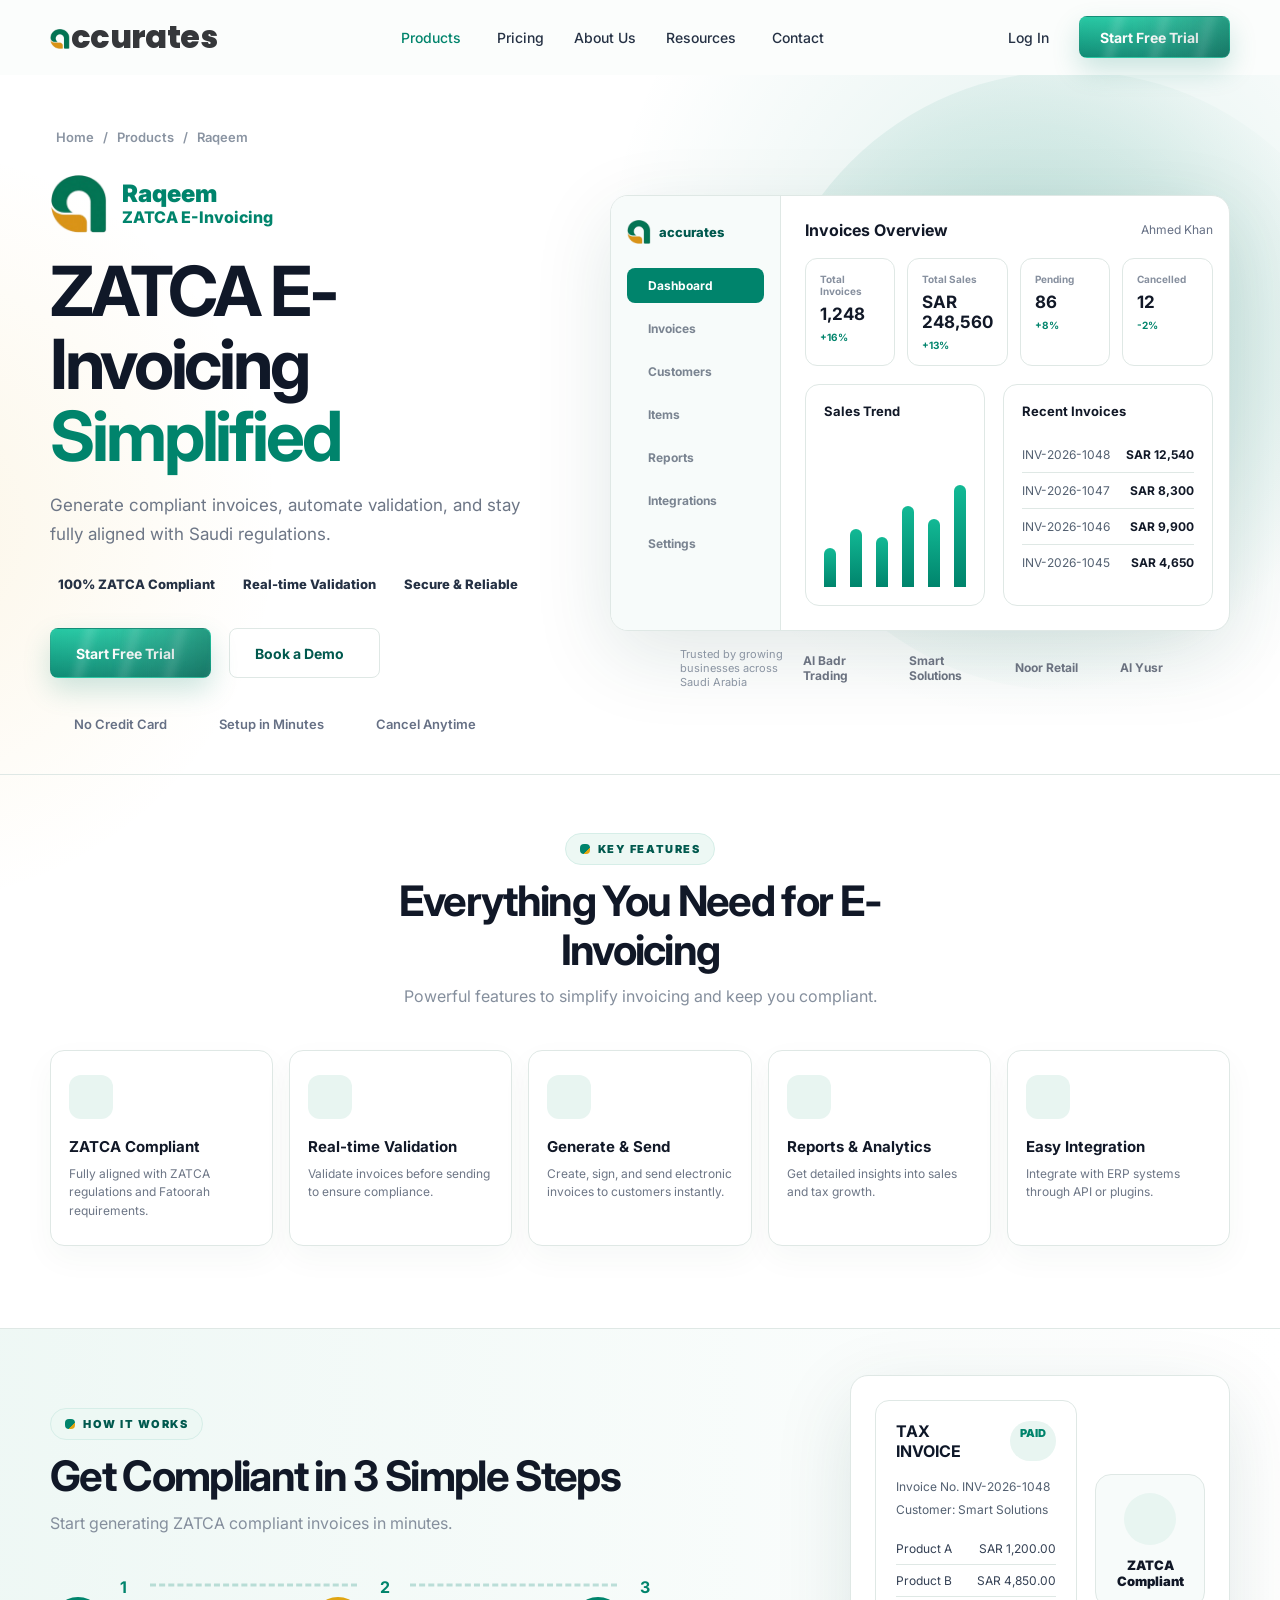
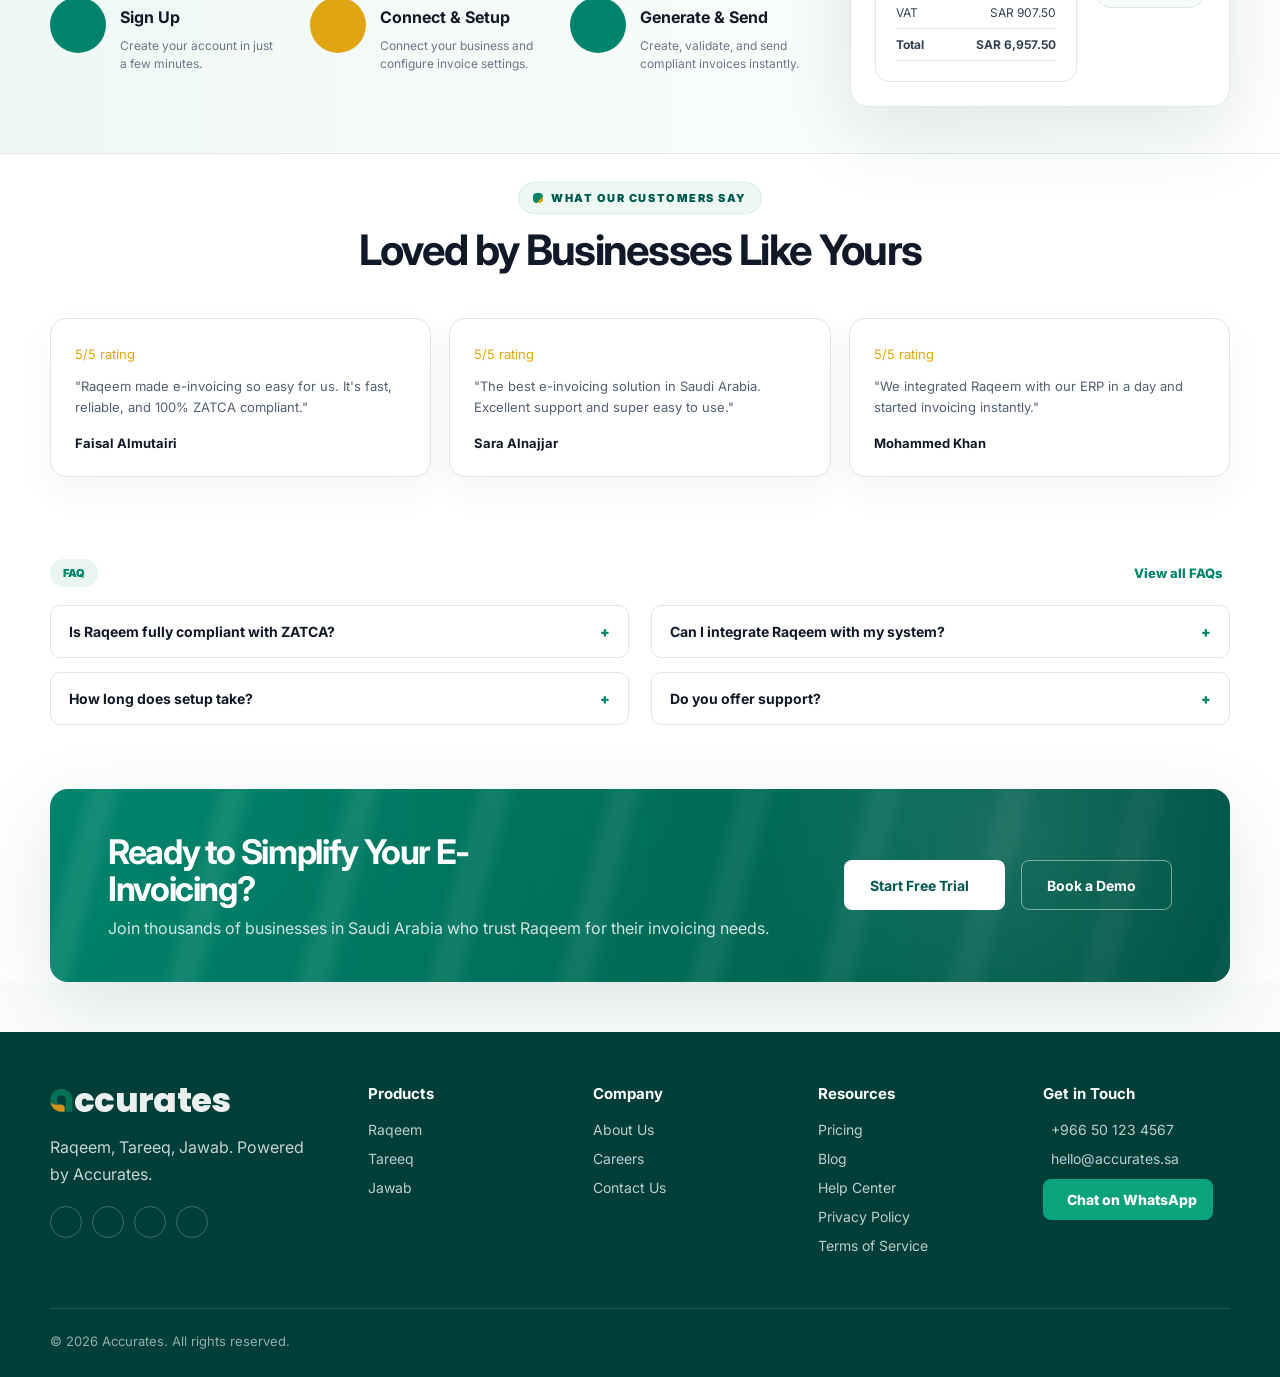
<file: zatca.html>
<!DOCTYPE html>
<html lang="en">
<head>
  <meta charset="UTF-8">
  <meta name="viewport" content="width=device-width, initial-scale=1.0">
  <title>Raqeem | ZATCA E-Invoicing</title>
  <meta name="description" content="Generate compliant invoices, automate validation, and stay aligned with Saudi ZATCA regulations using Raqeem by Accurates.">
  <link rel="preconnect" href="https://fonts.googleapis.com">
  <link rel="preconnect" href="https://fonts.gstatic.com" crossorigin>
  <link href="https://fonts.googleapis.com/css2?family=Inter:wght@400;500;600;700;800&family=Poppins:wght@700;800;900&display=swap" rel="stylesheet">
  <link rel="stylesheet" href="https://cdn.hugeicons.com/font/hgi-stroke-rounded.css">
  <link rel="stylesheet" href="styles.css">
</head>
<body>
  <header class="site-header">
    <nav class="nav container" aria-label="Main navigation">
      <a class="brand" href="index.html" aria-label="Accurates home">
        <span class="brand-lockup">
          <img class="brand-icon" src="logo/logo-icon.png" alt="Accurates">
          <span class="brand-type" aria-hidden="true">ccurates</span>
        </span>
      </a>

      <button class="menu-toggle" type="button" aria-label="Open navigation">
        <span></span>
        <span></span>
        <span></span>
      </button>

      <div class="nav-links">
        <a class="active" href="index.html#products">Products <i class="hgi-stroke hgi-arrow-down-01" aria-hidden="true"></i></a>
        <a href="pricing.html">Pricing</a>
        <a href="index.html#about">About Us</a>
        <a href="index.html#resources">Resources <i class="hgi-stroke hgi-arrow-down-01" aria-hidden="true"></i></a>
        <a href="contact.html">Contact</a>
      </div>

      <div class="nav-actions">
        <a class="login-link" href="#login">Log In</a>
        <a class="btn btn-primary btn-small" href="index.html#trial">Start Free Trial <i class="hgi-stroke hgi-arrow-right-02" aria-hidden="true"></i></a>
      </div>
    </nav>
  </header>

  <main id="top" class="whatsapp-page zatca-page">
    <section class="whatsapp-hero section">
      <div class="container whatsapp-hero-grid">
        <div class="whatsapp-hero-copy">
          <div class="breadcrumb">
            <a href="index.html"><i class="hgi-stroke hgi-home-03" aria-hidden="true"></i> Home</a>
            <span>/</span>
            <a href="index.html#products">Products</a>
            <span>/</span>
            <span>Raqeem</span>
          </div>

          <div class="product-title-lockup">
            <span class="raqeem-logo"><img src="logo/logo-icon.png" alt=""></span>
            <div>
              <strong>Raqeem</strong>
              <span>ZATCA E-Invoicing</span>
            </div>
          </div>

          <h1>ZATCA E-Invoicing <span>Simplified</span></h1>
          <p>Generate compliant invoices, automate validation, and stay fully aligned with Saudi regulations.</p>

          <div class="whatsapp-benefits">
            <span><i class="hgi-stroke hgi-checkmark-circle-02" aria-hidden="true"></i>100% ZATCA Compliant</span>
            <span><i class="hgi-stroke hgi-shield-01" aria-hidden="true"></i>Real-time Validation</span>
            <span><i class="hgi-stroke hgi-lock-key" aria-hidden="true"></i>Secure & Reliable</span>
          </div>

          <div class="hero-actions">
            <a class="btn btn-primary" href="index.html#trial">Start Free Trial <i class="hgi-stroke hgi-arrow-right-02" aria-hidden="true"></i></a>
            <a class="btn btn-ghost" href="contact.html">Book a Demo <i class="hgi-stroke hgi-calendar-03" aria-hidden="true"></i></a>
          </div>

          <div class="trust-row" aria-label="Trial benefits">
            <span><i class="hgi-stroke hgi-credit-card" aria-hidden="true"></i>No Credit Card</span>
            <span><i class="hgi-stroke hgi-flash" aria-hidden="true"></i>Setup in Minutes</span>
            <span><i class="hgi-stroke hgi-checkmark-circle-02" aria-hidden="true"></i>Cancel Anytime</span>
          </div>
        </div>

        <div class="whatsapp-dashboard" aria-label="Raqeem dashboard preview">
          <div class="product-shape"></div>
          <article class="jawab-app-card raqeem-app-card">
            <aside>
              <div class="mini-logo">
                <img class="mark-logo-img" src="logo/logo-icon.png" alt="">
                <span>accurates</span>
              </div>
              <a class="active" href="#dashboard"><i class="hgi-stroke hgi-dashboard-square-01"></i>Dashboard</a>
              <a href="#invoices"><i class="hgi-stroke hgi-invoice-01"></i>Invoices</a>
              <a href="#customers"><i class="hgi-stroke hgi-user-group"></i>Customers</a>
              <a href="#items"><i class="hgi-stroke hgi-package"></i>Items</a>
              <a href="#reports"><i class="hgi-stroke hgi-analytics-01"></i>Reports</a>
              <a href="#integrations"><i class="hgi-stroke hgi-puzzle"></i>Integrations</a>
              <a href="#settings"><i class="hgi-stroke hgi-settings-01"></i>Settings</a>
            </aside>
            <section>
              <div class="jawab-topbar">
                <strong>Invoices Overview</strong>
                <span>Ahmed Khan</span>
              </div>
              <div class="jawab-metrics">
                <div><span>Total Invoices</span><strong>1,248</strong><small>+16%</small></div>
                <div><span>Total Sales</span><strong>SAR 248,560</strong><small>+13%</small></div>
                <div><span>Pending</span><strong>86</strong><small>+8%</small></div>
                <div><span>Cancelled</span><strong>12</strong><small>-2%</small></div>
              </div>
              <div class="invoice-preview-panel">
                <div>
                  <strong>Sales Trend</strong>
                  <div class="mini-chart">
                    <span style="height: 30%"></span>
                    <span style="height: 44%"></span>
                    <span style="height: 38%"></span>
                    <span style="height: 62%"></span>
                    <span style="height: 52%"></span>
                    <span style="height: 78%"></span>
                  </div>
                </div>
                <div class="recent-invoices">
                  <strong>Recent Invoices</strong>
                  <span>INV-2026-1048 <b>SAR 12,540</b></span>
                  <span>INV-2026-1047 <b>SAR 8,300</b></span>
                  <span>INV-2026-1046 <b>SAR 9,900</b></span>
                  <span>INV-2026-1045 <b>SAR 4,650</b></span>
                </div>
              </div>
            </section>
          </article>
          <div class="trusted-mini-row">
            <span>Trusted by growing businesses across Saudi Arabia</span>
            <b>Al Badr Trading</b>
            <b>Smart Solutions</b>
            <b>Noor Retail</b>
            <b>Al Yusr</b>
          </div>
        </div>
      </div>
    </section>

    <section class="whatsapp-features section">
      <div class="container">
        <div class="section-heading">
          <span>Key Features</span>
          <h2>Everything You Need for E-Invoicing</h2>
          <p>Powerful features to simplify invoicing and keep you compliant.</p>
        </div>
        <div class="whatsapp-feature-grid zatca-feature-grid">
          <article><i class="hgi-stroke hgi-invoice-01"></i><strong>ZATCA Compliant</strong><p>Fully aligned with ZATCA regulations and Fatoorah requirements.</p></article>
          <article><i class="hgi-stroke hgi-shield-01"></i><strong>Real-time Validation</strong><p>Validate invoices before sending to ensure compliance.</p></article>
          <article><i class="hgi-stroke hgi-cloud"></i><strong>Generate & Send</strong><p>Create, sign, and send electronic invoices to customers instantly.</p></article>
          <article><i class="hgi-stroke hgi-analytics-01"></i><strong>Reports & Analytics</strong><p>Get detailed insights into sales and tax growth.</p></article>
          <article><i class="hgi-stroke hgi-puzzle"></i><strong>Easy Integration</strong><p>Integrate with ERP systems through API or plugins.</p></article>
        </div>
      </div>
    </section>

    <section class="whatsapp-steps-section">
      <div class="container whatsapp-steps-grid">
        <div>
          <div class="section-heading align-left">
            <span>How It Works</span>
            <h2>Get Compliant in 3 Simple Steps</h2>
            <p>Start generating ZATCA compliant invoices in minutes.</p>
          </div>
          <div class="whatsapp-step-row">
            <article><span><i class="hgi-stroke hgi-user-add-01"></i></span><b>1</b><strong>Sign Up</strong><p>Create your account in just a few minutes.</p></article>
            <article><span><i class="hgi-stroke hgi-file-01"></i></span><b>2</b><strong>Connect & Setup</strong><p>Connect your business and configure invoice settings.</p></article>
            <article><span><i class="hgi-stroke hgi-rocket-01"></i></span><b>3</b><strong>Generate & Send</strong><p>Create, validate, and send compliant invoices instantly.</p></article>
          </div>
        </div>
        <div class="zatca-invoice-card">
          <div class="invoice-doc">
            <div><strong>TAX INVOICE</strong><span>PAID</span></div>
            <p>Invoice No. INV-2026-1048</p>
            <p>Customer: Smart Solutions</p>
            <table>
              <tr><td>Product A</td><td>SAR 1,200.00</td></tr>
              <tr><td>Product B</td><td>SAR 4,850.00</td></tr>
              <tr><td>VAT</td><td>SAR 907.50</td></tr>
              <tr><th>Total</th><th>SAR 6,957.50</th></tr>
            </table>
          </div>
          <div class="zatca-compliance-badge">
            <i class="hgi-stroke hgi-shield-01"></i>
            <strong>ZATCA</strong>
            <span>Compliant</span>
          </div>
        </div>
      </div>
    </section>

    <section class="whatsapp-social-section section">
      <div class="container">
        <div class="section-heading">
          <span>What Our Customers Say</span>
          <h2>Loved by Businesses Like Yours</h2>
        </div>
        <div class="testimonial-grid">
          <article><span>5/5 rating</span><p>"Raqeem made e-invoicing so easy for us. It's fast, reliable, and 100% ZATCA compliant."</p><strong>Faisal Almutairi</strong></article>
          <article><span>5/5 rating</span><p>"The best e-invoicing solution in Saudi Arabia. Excellent support and super easy to use."</p><strong>Sara Alnajjar</strong></article>
          <article><span>5/5 rating</span><p>"We integrated Raqeem with our ERP in a day and started invoicing instantly."</p><strong>Mohammed Khan</strong></article>
        </div>
      </div>
    </section>

    <section class="contact-faq zatca-faq-section">
      <div class="container">
        <div class="faq-heading">
          <span class="mini-badge">FAQ</span>
          <a href="#faqs">View all FAQs <i class="hgi-stroke hgi-arrow-right-02"></i></a>
        </div>
        <div class="faq-grid">
          <details><summary>Is Raqeem fully compliant with ZATCA?</summary><p>Yes, Raqeem is designed for ZATCA e-invoicing requirements.</p></details>
          <details><summary>Can I integrate Raqeem with my system?</summary><p>Yes, Raqeem supports integrations through API and custom workflows.</p></details>
          <details><summary>How long does setup take?</summary><p>Most businesses can start generating invoices within minutes.</p></details>
          <details><summary>Do you offer support?</summary><p>Yes, our team can help with setup, onboarding, and daily usage.</p></details>
        </div>
      </div>
    </section>

    <section id="trial" class="cta-section contact-cta-section">
      <div class="container">
        <div class="cta-card">
          <div>
            <h2>Ready to Simplify Your E-Invoicing?</h2>
            <p>Join thousands of businesses in Saudi Arabia who trust Raqeem for their invoicing needs.</p>
          </div>
          <div class="cta-actions">
            <a class="btn btn-light" href="index.html#trial">Start Free Trial <i class="hgi-stroke hgi-arrow-right-02" aria-hidden="true"></i></a>
            <a class="btn btn-dark-outline" href="contact.html">Book a Demo <i class="hgi-stroke hgi-calendar-03" aria-hidden="true"></i></a>
          </div>
        </div>
      </div>
    </section>
  </main>

  <footer id="contact" class="site-footer">
    <div class="container footer-grid">
      <div class="footer-brand">
        <a class="brand footer-brand-lockup" href="index.html" aria-label="Accurates home">
          <span class="brand-lockup">
            <img class="brand-icon" src="logo/logo-icon.png" alt="Accurates">
            <span class="brand-type" aria-hidden="true">ccurates</span>
          </span>
        </a>
        <p>Raqeem, Tareeq, Jawab. Powered by Accurates.</p>
        <div class="socials" aria-label="Social links">
          <a href="#linkedin" aria-label="LinkedIn"><i class="hgi-stroke hgi-linkedin-01" aria-hidden="true"></i></a>
          <a href="#instagram" aria-label="Instagram"><i class="hgi-stroke hgi-instagram" aria-hidden="true"></i></a>
          <a href="#facebook" aria-label="Facebook"><i class="hgi-stroke hgi-facebook-02" aria-hidden="true"></i></a>
          <a href="#x" aria-label="X"><i class="hgi-stroke hgi-new-twitter" aria-hidden="true"></i></a>
        </div>
      </div>

      <div>
        <h3>Products</h3>
        <a href="zatca.html">Raqeem</a>
        <a href="bayan.html">Tareeq</a>
        <a href="whatsapp.html">Jawab</a>
      </div>

      <div>
        <h3>Company</h3>
        <a href="index.html#about">About Us</a>
        <a href="#careers">Careers</a>
        <a href="contact.html">Contact Us</a>
      </div>

      <div id="resources">
        <h3>Resources</h3>
        <a href="pricing.html">Pricing</a>
        <a href="#blog">Blog</a>
        <a href="#help">Help Center</a>
        <a href="#privacy">Privacy Policy</a>
        <a href="#terms">Terms of Service</a>
      </div>

      <div>
        <h3>Get in Touch</h3>
        <a href="tel:+966501234567"><i class="hgi-stroke hgi-calling" aria-hidden="true"></i> +966 50 123 4567</a>
        <a href="mailto:hello@accurates.sa"><i class="hgi-stroke hgi-mail-01" aria-hidden="true"></i> hello@accurates.sa</a>
        <a class="whatsapp-button" href="#whatsapp"><i class="hgi-stroke hgi-whatsapp" aria-hidden="true"></i> Chat on WhatsApp</a>
      </div>
    </div>
    <div class="container copyright">&copy; 2026 Accurates. All rights reserved.</div>
  </footer>
  <script>
    (function () {
      var header = document.querySelector('.site-header');
      if (!header) return;
      var update = function () {
        header.classList.toggle('is-scrolled', window.scrollY > 4);
      };
      update();
      window.addEventListener('scroll', update, { passive: true });
    })();
  </script>
  <script src="site.js"></script>
</body>
</html>
</file>
<file: styles.css>
:root {
  --green: #00846c;
  --green-dark: #00594e;
  --green-soft: #e8f5f1;
  --gold: #e0a512;
  --gold-soft: #f8edcf;
  --ink: #0e1728;
  --muted: #6d7686;
  --line: #dfe8e5;
  --card: #ffffff;
  --bg: #fbfdfc;
  --shadow: 0 24px 80px rgba(15, 66, 58, 0.12);
  font-family: "Inter", Arial, sans-serif;
}

* {
  box-sizing: border-box;
}

html {
  scroll-behavior: smooth;
}

body {
  margin: 0;
  color: var(--ink);
  background:
    radial-gradient(circle at 2% 18%, rgba(0, 132, 108, 0.08), transparent 28rem),
    radial-gradient(circle at 92% 36%, rgba(224, 165, 18, 0.08), transparent 24rem),
    var(--bg);
  font-family: "Inter", Arial, sans-serif;
}

img {
  display: block;
  max-width: 100%;
}

a {
  color: inherit;
  text-decoration: none;
}

.hgi-stroke {
  display: inline-flex;
  align-items: center;
  justify-content: center;
  line-height: 1;
}

.sr-only {
  position: absolute;
  width: 1px;
  height: 1px;
  padding: 0;
  overflow: hidden;
  clip: rect(0, 0, 0, 0);
  white-space: nowrap;
  border: 0;
}

.container {
  width: min(1180px, calc(100% - 40px));
  margin-inline: auto;
}

.section {
  padding: 82px 0;
}

.site-header {
  position: sticky;
  top: 0;
  z-index: 20;
  background: transparent;
  border-bottom: 1px solid transparent;
  transition: background-color 200ms ease, border-color 200ms ease, backdrop-filter 200ms ease;
}

.site-header.is-scrolled {
  background: rgba(251, 253, 252, 0.88);
  border-bottom-color: rgba(223, 232, 229, 0.65);
  backdrop-filter: blur(18px);
}

.nav {
  display: flex;
  align-items: center;
  justify-content: space-between;
  min-height: 74px;
  gap: 28px;
}

.brand-lockup {
  --brand-icon-size: 30px;
  --brand-type-size: 36px;
  display: inline-flex;
  align-items: center;
  gap: 1px;
}

.brand-icon {
  width: var(--brand-icon-size);
  height: var(--brand-icon-size);
  object-fit: contain;
  object-position: center;
  transform: translateY(1px);
}

.brand-type {
  font-family: "Poppins", "Inter", system-ui, -apple-system, Segoe UI, Arial, sans-serif;
  color: #35373a;
  font-size: var(--brand-type-size);
  font-weight: 800;
  letter-spacing: -0.02em;
  line-height: 0.95;
}

.site-header .brand-icon {
  width: 20px !important;
  height: 20px !important;
  margin-top: 2px;
}

.site-header .brand-type {
  font-size: 32px !important;
}

.site-footer .brand-icon {
  width: 23px !important;
  height: 23px !important;
  margin-top: 0px;
}

.site-footer .brand-type {
  font-size: 34px !important;
}

.footer-brand-lockup .brand-type {
  color: rgba(255, 255, 255, 0.92);
}

.nav-links,
.nav-actions {
  display: flex;
  align-items: center;
  gap: 30px;
}

.nav-menu-item {
  position: relative;
}

.nav-links a,
.login-link,
.nav-menu-trigger {
  display: inline-flex;
  align-items: center;
  gap: 6px;
  color: #253144;
  font-size: 14px;
  font-weight: 500;
}

.nav-links .hgi-stroke,
.language-link .hgi-stroke:last-child {
  font-size: 13px;
  font-weight: 800;
}

.nav-links a:hover,
.login-link:hover,
.nav-menu-trigger:hover {
  color: var(--green);
}

.nav-dropdown {
  position: absolute;
  top: calc(100% + 16px);
  left: 50%;
  min-width: 210px;
  padding: 10px;
  background: rgba(255, 255, 255, 0.96);
  border: 1px solid var(--line);
  border-radius: 18px;
  box-shadow: 0 20px 50px rgba(17, 24, 39, 0.12);
  opacity: 0;
  visibility: hidden;
  transform: translate(-50%, 8px);
  transition: 180ms ease;
  pointer-events: none;
}

.nav-dropdown a {
  width: 100%;
  padding: 10px 12px;
  color: #253144;
  border-radius: 12px;
  font-size: 13px;
  font-weight: 650;
}

.nav-dropdown a:hover,
.nav-dropdown a:focus {
  color: var(--green);
  background: var(--green-soft);
}

.nav-menu-item:hover .nav-dropdown,
.nav-menu-item:focus-within .nav-dropdown,
.nav-menu-item.is-open .nav-dropdown {
  opacity: 1;
  visibility: visible;
  transform: translate(-50%, 0);
  pointer-events: auto;
}

.menu-toggle {
  display: none;
  width: 42px;
  height: 42px;
  border: 1px solid var(--line);
  border-radius: 12px;
  background: var(--card);
  padding: 10px;
}

.menu-toggle span {
  display: block;
  height: 2px;
  margin: 5px 0;
  background: var(--green-dark);
  border-radius: 999px;
  transition: 180ms ease;
}

.site-header.nav-open .menu-toggle span:nth-child(1) {
  transform: translateY(7px) rotate(45deg);
}

.site-header.nav-open .menu-toggle span:nth-child(2) {
  opacity: 0;
}

.site-header.nav-open .menu-toggle span:nth-child(3) {
  transform: translateY(-7px) rotate(-45deg);
}

.btn {
  display: inline-flex;
  align-items: center;
  justify-content: center;
  gap: 10px;
  min-height: 50px;
  padding: 0 25px;
  border: 1px solid transparent;
  border-radius: 8px;
  font-size: 14px;
  font-weight: 700;
  transition: 180ms ease;
}

.btn .hgi-stroke {
  font-size: 18px;
}

.btn:hover {
  transform: translateY(-2px);
}

.btn-small {
  min-height: 42px;
  padding-inline: 20px;
}

.btn-primary {
  color: #fff;
  background: var(--green);
  box-shadow: 0 12px 28px rgba(0, 132, 108, 0.2);
}

.btn-primary:hover {
  background: var(--green-dark);
}

/* Stripe/gloss effect for all green "Start Free Trial" buttons */
a.btn-primary[href="#trial"],
a.btn-primary[href$="#trial"] {
  position: relative;
  overflow: hidden;
  isolation: isolate;
  background:
    radial-gradient(circle at 78% 30%, rgba(255, 255, 255, 0.14), transparent 14rem),
    linear-gradient(270deg, rgba(0, 64, 55, 0.18), transparent 62%),
    linear-gradient(180deg, #18c49d, var(--green));
}

a.btn-primary[href="#trial"]::before,
a.btn-primary[href$="#trial"]::before {
  content: "";
  position: absolute;
  inset: -26px;
  background:
    linear-gradient(270deg, rgba(0, 64, 55, 0.38), rgba(0, 64, 55, 0.12) 36%, transparent 72%),
    repeating-linear-gradient(
      105deg,
      transparent 0,
      transparent 22px,
      rgba(255, 255, 255, 0.22) 22px,
      rgba(255, 255, 255, 0.22) 30px,
      transparent 30px,
      transparent 44px
    );
  opacity: 0.78;
  filter: blur(4px);
  pointer-events: none;
  z-index: 1;
}

a.btn-primary[href="#trial"] > *,
a.btn-primary[href$="#trial"] > * {
  position: relative;
  z-index: 2;
}

.price-card.featured .btn-primary {
  box-shadow: 0 18px 44px rgba(0, 132, 108, 0.26);
}

.btn-ghost,
.btn-outline {
  color: var(--green-dark);
  background: #fff;
  border-color: var(--line);
}

.btn-light {
  color: var(--green-dark);
  background: #fff;
}

.btn-dark-outline {
  color: #fff;
  border-color: rgba(255, 255, 255, 0.45);
}

.hero {
  position: relative;
  min-height: 760px;
  padding-top: 70px;
  overflow: hidden;
  border-bottom: 1px solid var(--line);
  background: linear-gradient(180deg, transparent 0%, transparent 60%, rgba(0, 132, 108, 0.02) 88%, rgba(0, 132, 108, 0.03) 100%);
}

.hero-grid {
  display: grid;
  grid-template-columns: minmax(0, 0.9fr) minmax(520px, 1.1fr);
  align-items: center;
  gap: 54px;
}

.eyebrow {
  display: inline-flex;
  align-items: center;
  gap: 10px;
  padding: 8px 14px;
  color: var(--green-dark);
  background: #edf8f4;
  border: 1px solid #d6eee8;
  border-radius: 999px;
  font-size: 13px;
  font-weight: 700;
}

.dot-icon {
  display: grid;
  width: 18px;
  height: 18px;
  place-items: center;
  color: #fff;
  background: linear-gradient(135deg, var(--green) 0 68%, var(--gold) 68%);
  border-radius: 6px;
  font-size: 12px;
}

.hero h1 {
  max-width: 650px;
  margin: 30px 0 22px;
  color: #101828;
  font-size: clamp(40px, 5.5vw, 64px);
  line-height: 1.1;
  letter-spacing: -0.01em;
}

.hero h1 span {
  color: var(--green);
}

.hero-text {
  max-width: 560px;
  margin: 0;
  color: var(--muted);
  font-size: 18px;
  line-height: 1.7;
}

.hero-actions {
  display: flex;
  flex-wrap: wrap;
  gap: 18px;
  margin-top: 36px;
}

.trust-row {
  display: flex;
  flex-wrap: wrap;
  gap: 28px;
  margin-top: 38px;
  color: #667085;
  font-size: 13px;
  font-weight: 600;
}

.trust-row span {
  display: inline-flex;
  align-items: center;
  gap: 8px;
}

.trust-row .hgi-stroke {
  width: 16px;
  height: 16px;
  color: var(--green);
  font-size: 16px;
}

.hero-visual {
  position: relative;
  min-height: 560px;
}

.shape {
  position: absolute;
  pointer-events: none;
  z-index: 0;
}

.shape-one {
  top: 30px;
  right: -360px;
  width: 880px;
  height: 760px;
  background: var(--green);
  filter: blur(2px);
  border-radius: 60% 40% 55% 45% / 50% 60% 40% 50%;
  transform: rotate(-14deg);
  filter: blur(20px);
  -webkit-mask-image: linear-gradient(180deg, rgba(0, 0, 0, 1) 0%, rgba(0, 0, 0, 1) 55%, rgba(0, 0, 0, 0) 100%);
  mask-image: linear-gradient(180deg, rgba(0, 0, 0, 1) 0%, rgba(0, 0, 0, 0) 80%);
}

.shape-two {
  right: -40px;
  bottom: -80px;
  width: 340px;
  height: 340px;
  background: radial-gradient(circle, rgba(224, 165, 18, 0.32), rgba(224, 165, 18, 0.08) 50%, transparent 78%);
  filter: blur(10px);
  border-radius: 50%;
}

.dashboard-card {
  position: relative;
  z-index: 2;
  display: grid;
  grid-template-columns: 176px 1fr;
  min-height: 430px;
  margin-top: 38px;
  overflow: hidden;
  background: rgba(255, 255, 255, 0.94);
  border: 1px solid rgba(222, 231, 228, 0.9);
  border-radius: 18px;
  box-shadow: var(--shadow);
}

.dashboard-sidebar {
  padding: 28px 18px;
  background: #f6faf9;
  border-right: 1px solid var(--line);
}

.mini-logo {
  display: flex;
  align-items: center;
  gap: 8px;
  margin-bottom: 24px;
  color: var(--green-dark);
  font-size: 13px;
  font-weight: 800;
}

.mark-logo-img {
  width: 24px;
  height: 24px;
  display: block;
  object-fit: contain;
  object-position: center;
}

.dashboard-sidebar a {
  display: flex;
  align-items: center;
  gap: 9px;
  margin-bottom: 8px;
  padding: 11px 12px;
  color: #7a8491;
  border-radius: 8px;
  font-size: 12px;
  font-weight: 700;
}

.dashboard-sidebar .hgi-stroke {
  font-size: 15px;
}

.dashboard-sidebar a.active {
  color: #fff;
  background: var(--green);
}

.dashboard-main {
  padding: 28px;
}

.dashboard-topbar {
  display: flex;
  align-items: flex-start;
  justify-content: space-between;
  gap: 18px;
  margin-bottom: 28px;
}

.dashboard-topbar p {
  display: inline-flex;
  align-items: center;
  gap: 6px;
  margin: 0 0 8px;
  color: #111827;
  font-size: 15px;
  font-weight: 800;
}

.dashboard-topbar strong {
  color: #7a8491;
  font-size: 12px;
  font-weight: 600;
}

.profile-pill {
  display: inline-flex;
  align-items: center;
  gap: 8px;
  min-width: max-content;
  color: #667085;
  font-size: 11px;
  font-weight: 700;
}

.profile-pill span {
  width: 28px;
  height: 28px;
  background: linear-gradient(135deg, #f3d5bd, #b76b44);
  border-radius: 50%;
}

.metric-grid {
  display: grid;
  grid-template-columns: repeat(4, 1fr);
  gap: 14px;
  margin-bottom: 26px;
}

.metric-grid div {
  padding: 16px;
  background: #fff;
  border: 1px solid var(--line);
  border-radius: 12px;
}

.metric-grid span,
.metric-grid em {
  display: block;
  color: #87909f;
  font-size: 10px;
  font-style: normal;
  font-weight: 700;
}

.metric-grid strong {
  display: block;
  margin: 8px 0 5px;
  color: #111827;
  font-size: 16px;
}

.metric-grid em {
  color: var(--green);
}

.chart-panel {
  position: relative;
  padding: 20px;
  background: linear-gradient(180deg, #fff, #f8fbfa);
  border: 1px solid var(--line);
  border-radius: 16px;
}

.chart-head {
  display: flex;
  justify-content: space-between;
  margin-bottom: 26px;
  color: #111827;
  font-size: 13px;
}

.chart-head span {
  color: #88919e;
  font-size: 11px;
}

.chart {
  display: flex;
  align-items: end;
  gap: 16px;
  height: 130px;
  padding-top: 20px;
}

.chart span {
  flex: 1;
  min-width: 14px;
  background: linear-gradient(180deg, #15b894, var(--green));
  border-radius: 999px 999px 0 0;
}

.chart-badge {
  position: absolute;
  right: 24%;
  top: 52%;
  padding: 10px 12px;
  color: #fff;
  background: var(--green);
  border-radius: 8px;
  box-shadow: 0 8px 20px rgba(0, 132, 108, 0.24);
  font-size: 12px;
  font-weight: 800;
}

.chart-badge small {
  font-weight: 500;
  opacity: 0.8;
}

.integrations-card {
  position: absolute;
  z-index: 3;
  right: 44px;
  bottom: 12px;
  width: min(460px, calc(100% - 40px));
  padding: 18px 20px;
  background: rgba(255, 255, 255, 0.96);
  border: 1px solid var(--line);
  border-radius: 16px;
  box-shadow: 0 18px 45px rgba(15, 66, 58, 0.12);
}

.integrations-card p {
  margin: 0 0 12px;
  color: #9aa3af;
  font-size: 11px;
  font-weight: 800;
}

.integrations-card div {
  display: grid;
  grid-template-columns: repeat(3, 1fr);
  gap: 14px;
}

.integrations-card span {
  display: grid;
  grid-template-columns: 32px 1fr;
  align-items: center;
  gap: 8px;
  color: #253144;
  font-size: 12px;
  font-weight: 800;
}

.integrations-card b {
  width: 30px;
  height: 30px;
  display: grid;
  place-items: center;
  color: #fff;
  background: var(--gold);
  border-radius: 9px;
  font-size: 13px;
}

.integrations-card b .hgi-stroke {
  font-size: 17px;
}

.integrations-card .mark-logo-img {
  width: 30px;
  height: 30px;
}

.integrations-card small {
  color: #89929f;
  font-weight: 600;
}

.section-heading {
  max-width: 620px;
  margin: 0 auto 44px;
  text-align: center;
}

.section-heading span {
  display: inline-flex;
  align-items: center;
  gap: 8px;
  margin-bottom: 12px;
  padding: 8px 14px;
  color: var(--green-dark);
  background: #edf8f4;
  border: 1px solid #d6eee8;
  border-radius: 999px;
  font-size: 11px;
  font-weight: 900;
  letter-spacing: 0.14em;
  text-transform: uppercase;
}

.section-heading span::before {
  content: "";
  width: 10px;
  height: 10px;
  border-radius: 4px;
  background: linear-gradient(135deg, var(--green) 0 68%, var(--gold) 68%);
}

.section-heading h2 {
  margin: 0;
  color: #111827;
  font-size: clamp(28px, 4vw, 42px);
  line-height: 1.15;
  letter-spacing: -0.04em;
}

.section-heading p {
  margin: 12px 0 0;
  color: #858f9d;
}

.products {
  padding-top: 34px;
}

.product-grid {
  display: grid;
  grid-template-columns: repeat(3, 1fr);
  gap: 24px;
}

.product-card {
  position: relative;
  min-height: 360px;
  overflow: hidden;
  padding: 32px;
  background: #fff;
  border: 1px solid var(--line);
  border-radius: 18px;
  box-shadow: 0 16px 44px rgba(15, 66, 58, 0.06);
}

.product-card::after {
  content: "";
  position: absolute;
  right: -70px;
  bottom: -70px;
  width: 210px;
  height: 210px;
  border-radius: 50%;
  background: rgba(0, 132, 108, 0.28);
}

.product-waybill::after {
  background: rgba(224, 165, 18, 0.26);
}

.product-whatsapp::after {
  background: rgba(0, 132, 108, 0.3);
}

.product-logo {
  display: flex;
  align-items: center;
  gap: 10px;
  margin-bottom: 28px;
}

.letter-logo,
.whatsapp-logo,
.product-mark {
  width: 42px;
  height: 42px;
  display: grid;
  place-items: center;
  color: #fff;
  background: var(--gold);
  border-radius: 12px;
  font-weight: 900;
}

.letter-logo .hgi-stroke,
.whatsapp-logo .hgi-stroke {
  font-size: 22px;
}

.product-mark {
  display: block;
  background: transparent;
  object-fit: contain;
  object-position: center;
}

.whatsapp-logo {
  background: #22c55e;
}

.product-logo strong,
.product-logo div span {
  display: block;
}

.product-logo strong {
  color: var(--green);
  font-size: 17px;
}

.product-logo div span {
  color: #8a94a2;
  font-size: 11px;
  font-weight: 700;
}

.product-card h3 {
  position: relative;
  z-index: 2;
  max-width: 270px;
  margin: 0 0 12px;
  font-size: 23px;
  line-height: 1.18;
  letter-spacing: -0.03em;
}

.product-card p {
  position: relative;
  z-index: 2;
  max-width: 290px;
  margin: 0;
  color: var(--muted);
  line-height: 1.7;
}

.product-card a {
  position: relative;
  z-index: 2;
  display: inline-flex;
  align-items: center;
  gap: 7px;
  margin-top: 24px;
  color: var(--green);
  font-weight: 800;
}

.product-card a .hgi-stroke {
  font-size: 16px;
}

.product-art {
  position: absolute;
  z-index: 2;
  right: 26px;
  bottom: 24px;
}

.paper,
.barcode-card {
  width: 116px;
  height: 150px;
  padding: 18px;
  background: #fff;
  border: 1px solid var(--line);
  border-radius: 12px;
  box-shadow: 0 14px 30px rgba(15, 66, 58, 0.12);
  transform: rotate(-5deg);
}

.paper span {
  display: block;
  height: 8px;
  margin-bottom: 12px;
  background: #e6eeeb;
  border-radius: 999px;
}

.check-mark {
  position: absolute;
  right: -12px;
  bottom: 14px;
  width: 42px;
  height: 42px;
  display: grid;
  place-items: center;
  color: #fff;
  background: var(--green);
  border-radius: 50%;
  font-weight: 900;
  font-size: 22px;
}

.barcode-card small {
  display: block;
  margin-bottom: 22px;
  color: #111827;
  font-weight: 800;
}

.barcode-card b {
  display: inline-block;
  width: 8px;
  height: 60px;
  margin-right: 5px;
  background: #111827;
}

.chat-art {
  width: 120px;
  min-height: 168px;
  padding: 22px 16px;
  background: #fff;
  border: 1px solid var(--line);
  border-radius: 18px;
  box-shadow: 0 14px 30px rgba(15, 66, 58, 0.12);
}

.chat-art span {
  display: block;
  height: 14px;
  margin-bottom: 13px;
  background: #d9f3ea;
  border-radius: 999px;
}

.chat-art span:nth-child(2) {
  width: 70%;
  margin-left: auto;
  background: #f2f7f5;
}

.chat-art i {
  position: absolute;
  left: -18px;
  bottom: 4px;
  width: 48px;
  height: 48px;
  display: grid;
  place-items: center;
  color: #fff;
  background: #22c55e;
  border-radius: 50%;
  font-style: normal;
  font-weight: 900;
  font-size: 24px;
}

.feature-strip {
  padding: 50px 0;
  background: linear-gradient(90deg, rgba(232, 245, 241, 0.7), #fff, rgba(232, 245, 241, 0.75));
  border-block: 1px solid rgba(223, 232, 229, 0.8);
}

.feature-grid {
  display: grid;
  grid-template-columns: repeat(4, 1fr);
  gap: 22px;
}

.feature-item {
  display: grid;
  grid-template-columns: 48px 1fr;
  column-gap: 16px;
  align-items: start;
}

.feature-item span {
  grid-row: span 3;
  width: 48px;
  height: 48px;
  display: grid;
  place-items: center;
  color: var(--green);
  background: #dff3ee;
  border-radius: 50%;
  font-size: 22px;
}

.feature-item .hgi-stroke {
  font-size: 23px;
}

.feature-item strong {
  font-size: 16px;
  line-height: 1.2;
}

.feature-item small {
  margin: 4px 0 0;
  color: #344054;
  font-size: 12.5px;
  font-weight: 600;
  line-height: 1.25;
}

.feature-item p {
  margin: 12px 0 0;
  color: var(--muted);
  font-size: 12.5px;
  line-height: 1.45;
  max-width: 260px;
}

.steps {
  background: #fff;
}

.steps-grid {
  position: relative;
  display: grid;
  grid-template-columns: repeat(3, minmax(0, 270px));
  gap: 70px;
  max-width: 1060px;
  justify-content: space-between;
  margin-inline: auto;
}

.step-card {
  position: relative;
  display: flex;
  align-items: center;
  gap: 18px;
  z-index: 1;
}

.step-icon {
  flex: 0 0 64px;
  width: 64px;
  height: 64px;
  display: grid;
  place-items: center;
  color: #fff;
  background: var(--green);
  border-radius: 50%;
  font-size: 22px;
  font-weight: 900;
}

.step-icon .hgi-stroke {
  font-size: 26px;
}

.step-card:nth-child(2) .step-icon {
  background: var(--gold);
}

.step-card:nth-child(3) .step-icon {
  background: #14a77c;
}

.step-card small {
  color: var(--green);
  font-weight: 900;
}

.step-card h3 {
  margin: 4px 0;
  font-size: 17px;
}

.step-card p {
  margin: 0;
  color: var(--muted);
  font-size: 13px;
  line-height: 1.6;
}

@media (min-width: 1051px) {
  .step-card:not(:last-child)::after {
    content: "";
    position: absolute;
    top: 50%;
    left: calc(100% + 12px);
    width: 100px;
    height: 0;
    border-top: 3px dashed rgba(0, 132, 108, 0.28);
    transform: translateY(-50%);
  }
}

.pricing {
  padding-top: 64px;
}

.pricing-grid {
  display: grid;
  grid-template-columns: repeat(3, 1fr);
  align-items: center;
  gap: 24px;
  max-width: 1080px;
  margin-inline: auto;
}

.price-card {
  position: relative;
  padding: 38px 34px;
  background: #fff;
  border: 1px solid var(--line);
  border-radius: 16px;
  box-shadow: 0 14px 38px rgba(15, 66, 58, 0.06);
}

.price-card.featured {
  border-color: rgba(224, 165, 18, 0.55);
  box-shadow: 0 22px 60px rgba(224, 165, 18, 0.16);
}

.popular {
  position: absolute;
  top: 0;
  left: 0;
  right: 0;
  padding: 9px;
  color: #fff;
  background:
    radial-gradient(circle at 78% 30%, rgba(255, 255, 255, 0.16), transparent 10rem),
    linear-gradient(270deg, rgba(145, 99, 0, 0.28), rgba(145, 99, 0, 0.08) 35%, transparent 70%),
    linear-gradient(180deg, #f0b429, var(--gold));
  border-radius: 16px 16px 0 0;
  text-align: center;
  font-size: 12px;
  font-weight: 800;
  overflow: hidden;
  isolation: isolate;
}

.popular::before {
  content: "";
  position: absolute;
  inset: -26px;
  background:
    linear-gradient(270deg, rgba(145, 99, 0, 0.42), rgba(145, 99, 0, 0.14) 38%, transparent 72%),
    repeating-linear-gradient(
      105deg,
      transparent 0,
      transparent 18px,
      rgba(255, 255, 255, 0.22) 18px,
      rgba(255, 255, 255, 0.22) 24px,
      transparent 24px,
      transparent 36px
    );
  filter: blur(3px);
  opacity: 0.82;
  pointer-events: none;
  z-index: 1;
}

.popular > * {
  position: relative;
  z-index: 2;
}

.featured h3 {
  margin-top: 26px;
}

.price-card h3 {
  margin-bottom: 7px;
  font-size: 21px;
}

.price-card p {
  margin: 0 0 22px;
  color: var(--muted);
  font-size: 13px;
}

.price {
  margin-bottom: 22px;
  font-size: 32px;
  font-weight: 900;
  letter-spacing: -0.05em;
}

.price span {
  color: var(--muted);
  font-size: 14px;
  font-weight: 600;
  letter-spacing: 0;
}

.price-card ul {
  min-height: 140px;
  margin: 0 0 28px;
  padding: 0;
  list-style: none;
}

.price-card:not(.featured) ul {
  min-height: 116px;
  margin-bottom: 24px;
}

.price-card li {
  display: flex;
  align-items: center;
  gap: 8px;
  margin-bottom: 12px;
  color: #536071;
  font-size: 14px;
}

.price-card li::before {
  content: none;
}

.price-card li .hgi-stroke {
  flex: 0 0 auto;
  color: var(--green);
  font-size: 16px;
}

.price-card .btn {
  width: 100%;
}

.cta-section {
  padding: 34px 0 0;
  margin-bottom: 50px;
}

.cta-card {
  position: relative;
  display: flex;
  align-items: center;
  justify-content: space-between;
  gap: 26px;
  padding: 44px 58px;
  color: #fff;
  overflow: hidden;
  background:
    radial-gradient(circle at 82% 22%, rgba(255, 255, 255, 0.14), transparent 16rem),
    linear-gradient(135deg, var(--green), #006451);
  border-radius: 18px;
  box-shadow: var(--shadow);
}

.cta-card::before {
  content: "";
  position: absolute;
  inset: -30px;
  background:
    linear-gradient(270deg, rgba(0, 64, 55, 0.58), rgba(0, 64, 55, 0.22) 34%, transparent 80%),
    repeating-linear-gradient(
      105deg,
      transparent 0,
      transparent 74px,
      rgba(255, 255, 255, 0.1) 74px,
      rgba(255, 255, 255, 0.1) 104px,
      transparent 104px,
      transparent 126px
    );
  filter: blur(6px);
  opacity: 0.78;
  pointer-events: none;
}

.cta-card > * {
  position: relative;
  z-index: 1;
}

.cta-card > div:first-of-type {
  flex: 1 1 auto;
  min-width: 0;
}

.cta-card h2 {
  max-width: 500px;
  margin: 0 0 10px;
  font-size: 34px;
  line-height: 1.1;
  letter-spacing: -0.04em;
}

.cta-card p {
  margin: 0;
  color: rgba(255, 255, 255, 0.82);
}

.cta-actions {
  display: flex;
  flex: 0 0 auto;
  flex-wrap: nowrap;
  gap: 16px;
}

.cta-actions .btn {
  white-space: nowrap;
}

.site-footer {
  color: rgba(255, 255, 255, 0.78);
  background: #003f39;
  padding: 52px 0 28px;
}

.footer-grid {
  display: grid;
  grid-template-columns: 1.5fr repeat(4, 1fr);
  gap: 38px;
}

.footer-brand-lockup .brand-icon {
  width: 32px;
  height: 32px;
}

.footer-brand p {
  max-width: 260px;
  margin: 18px 0;
  line-height: 1.7;
}

.socials {
  display: flex;
  gap: 10px;
}

.socials a {
  width: 32px;
  height: 32px;
  display: grid;
  align-items: center;
  justify-content: center;
  place-items: center;
  border: 1px solid rgba(255, 255, 255, 0.24);
  border-radius: 50%;
  font-size: 11px;
  font-weight: 800;
}

.socials .hgi-stroke {
  font-size: 16px;
}

.footer-grid h3 {
  margin: 0 0 18px;
  color: #fff;
  font-size: 15px;
}

.footer-grid a {
  display: flex;
  align-items: center;
  gap: 8px;
  margin-bottom: 12px;
  color: rgba(255, 255, 255, 0.74);
  font-size: 14px;
}

.footer-grid a:hover {
  color: #fff;
}

.footer-grid .socials a {
  display: grid;
  gap: 0;
}

.whatsapp-button {
  width: max-content;
  padding: 12px 16px;
  background: #0aa37c;
  border-radius: 8px;
  color: #fff !important;
  font-weight: 800;
}

.copyright {
  margin-top: 42px;
  padding-top: 24px;
  border-top: 1px solid rgba(255, 255, 255, 0.12);
  color: rgba(255, 255, 255, 0.58);
  font-size: 13px;
}

@media (max-width: 1050px) {
  .nav-links,
  .nav-actions {
    display: none;
  }

  .menu-toggle {
    display: block;
  }

  .nav {
    position: relative;
  }

  .site-header.nav-open .nav {
    align-items: flex-start;
    flex-wrap: wrap;
    padding-bottom: 14px;
  }

  .site-header.nav-open {
    background: rgba(251, 253, 252, 0.96);
    border-bottom-color: rgba(223, 232, 229, 0.8);
    backdrop-filter: blur(18px);
  }

  .site-header.nav-open .nav-links,
  .site-header.nav-open .nav-actions {
    flex: 0 0 100%;
    display: flex;
    align-items: stretch;
    padding: 14px;
    background: #fff;
    border: 1px solid var(--line);
    box-shadow: 0 20px 50px rgba(17, 24, 39, 0.12);
  }

  .site-header.nav-open .nav-links {
    flex-direction: column;
    gap: 4px;
    margin-top: 8px;
    border-radius: 18px 18px 0 0;
    border-bottom: 0;
  }

  .site-header.nav-open .nav-actions {
    justify-content: space-between;
    gap: 12px;
    border-radius: 0 0 18px 18px;
  }

  .nav-links a,
  .login-link,
  .nav-menu-trigger {
    width: 100%;
    justify-content: space-between;
    padding: 12px;
    border-radius: 12px;
  }

  .nav-links a:hover,
  .login-link:hover,
  .nav-menu-trigger:hover {
    background: var(--green-soft);
  }

  .nav-menu-item {
    width: 100%;
  }

  .nav-dropdown {
    position: static;
    display: none;
    min-width: 0;
    margin: 0 0 6px 12px;
    padding: 4px;
    background: #f7fbfa;
    box-shadow: none;
    opacity: 1;
    visibility: visible;
    transform: none;
    pointer-events: auto;
  }

  .nav-menu-item.is-open .nav-dropdown {
    display: grid;
  }

  .nav-menu-item:hover .nav-dropdown,
  .nav-menu-item:focus-within .nav-dropdown {
    transform: none;
  }

  .hero-grid {
    grid-template-columns: 1fr;
  }

  .hero {
    min-height: auto;
  }

  .hero-visual {
    min-height: 500px;
  }

  .product-grid,
  .pricing-grid,
  .footer-grid {
    grid-template-columns: repeat(2, 1fr);
  }

  .feature-grid {
    grid-template-columns: repeat(2, 1fr);
  }

  .steps-grid {
    grid-template-columns: 1fr;
    max-width: 520px;
  }
}

@media (max-width: 720px) {
  .container {
    width: min(100% - 28px, 1180px);
  }

  .section {
    padding: 58px 0;
  }

  .hero {
    padding-top: 48px;
  }

  .hero h1 {
    font-size: 48px;
  }

  .dashboard-card {
    grid-template-columns: 1fr;
    margin-top: 10px;
  }

  .dashboard-sidebar {
    display: none;
  }

  .dashboard-main {
    padding: 22px;
  }

  .dashboard-topbar {
    display: block;
  }

  .profile-pill {
    margin-top: 16px;
  }

  .metric-grid {
    grid-template-columns: repeat(2, 1fr);
  }

  .integrations-card {
    position: relative;
    right: auto;
    bottom: auto;
    margin: -20px auto 0;
  }

  .integrations-card div,
  .product-grid,
  .pricing-grid,
  .feature-grid,
  .footer-grid {
    grid-template-columns: 1fr;
  }

  .cta-card {
    display: block;
    padding: 34px 26px;
  }

  .cta-actions {
    margin-top: 24px;
  }
}

@media (max-width: 480px) {
  .hero-actions,
  .cta-actions {
    display: grid;
  }

  .btn {
    width: 100%;
  }

  .hero h1 {
    font-size: 40px;
  }

  .metric-grid {
    grid-template-columns: 1fr;
  }

  .chart {
    gap: 10px;
  }
}

/* Contact page */
.nav-links a.active {
  color: var(--green);
}

.language-link {
  display: inline-flex;
  align-items: center;
  gap: 7px;
}

.contact-page {
  background: linear-gradient(180deg, #fff 0%, #fbfdfc 52%, #fff 100%);
}

.contact-hero {
  padding: 52px 0 34px;
}

.contact-hero-grid {
  display: grid;
  grid-template-columns: minmax(0, 0.92fr) minmax(460px, 1.08fr);
  align-items: center;
  gap: 42px;
}

.breadcrumb {
  display: flex;
  align-items: center;
  gap: 9px;
  margin-bottom: 30px;
  color: #8a94a2;
  font-size: 13px;
  font-weight: 600;
}

.breadcrumb a {
  display: inline-flex;
  align-items: center;
  gap: 6px;
}

.contact-hero h1 {
  max-width: 560px;
  margin: 0 0 20px;
  color: #101828;
  font-size: clamp(44px, 5vw, 68px);
  line-height: 1.05;
  letter-spacing: -0.04em;
}

.contact-hero h1 span {
  color: var(--green);
}

.contact-hero-copy > p {
  max-width: 650px;
  margin: 0;
  color: var(--muted);
  font-size: 17px;
  line-height: 1.75;
}

.contact-benefits {
  display: grid;
  grid-template-columns: repeat(3, 1fr);
  gap: 24px;
  margin-top: 46px;
}

.contact-benefits article {
  display: grid;
  gap: 8px;
}

.contact-benefits i {
  width: 48px;
  height: 48px;
  display: grid;
  place-items: center;
  color: var(--green);
  background: var(--green-soft);
  border-radius: 50%;
  font-size: 23px;
}

.contact-benefits strong {
  color: #111827;
  font-size: 16px;
}

.contact-benefits span {
  color: var(--muted);
  font-size: 13px;
  line-height: 1.55;
}

.contact-visual {
  position: relative;
  min-height: 420px;
}

.contact-hero-image-wrap {
  display: flex;
  align-items: center;
  justify-content: center;
}

.contact-hero-image {
  width: 100%;
  max-width: 700px;
  height: auto;
  object-fit: contain;
}

.contact-visual-bg {
  position: absolute;
  inset: 48px 60px 20px 10px;
  background:
    radial-gradient(circle at 48% 42%, rgba(0, 132, 108, 0.2), rgba(0, 132, 108, 0.08) 46%, transparent 68%),
    radial-gradient(circle at 86% 40%, rgba(224, 165, 18, 0.13), transparent 32%);
  border-radius: 50%;
}

.contact-visual-bg::after {
  content: "";
  position: absolute;
  right: -80px;
  top: 60px;
  width: 180px;
  height: 220px;
  background-image: radial-gradient(rgba(0, 132, 108, 0.2) 1.3px, transparent 1.3px);
  background-size: 14px 14px;
  opacity: 0.38;
}

.support-card,
.floating-contact-icon,
.laptop,
.desk-plant,
.coffee-cup,
.contact-person {
  position: absolute;
  z-index: 2;
}

.support-card {
  display: flex;
  align-items: center;
  gap: 12px;
  padding: 14px;
  background: rgba(255, 255, 255, 0.92);
  border: 1px solid var(--line);
  border-radius: 14px;
  box-shadow: 0 18px 45px rgba(15, 66, 58, 0.12);
}

.message-card {
  top: 78px;
  left: 30px;
  width: 240px;
}

.support-avatar {
  flex: 0 0 34px;
  width: 34px;
  height: 34px;
  display: grid;
  place-items: center;
  background: #fff;
  border-radius: 50%;
}

.support-avatar img {
  width: 24px;
  height: 24px;
  object-fit: contain;
}

.support-card strong {
  display: block;
  color: #111827;
  font-size: 12px;
  margin-bottom: 4px;
}

.support-card p {
  margin: 0;
  color: var(--muted);
  font-size: 11px;
  line-height: 1.5;
}

.voice-card {
  top: 188px;
  left: 70px;
  width: 220px;
}

.voice-card i {
  width: 34px;
  height: 34px;
  display: grid;
  place-items: center;
  color: var(--green);
  background: var(--green-soft);
  border-radius: 50%;
}

.voice-card span {
  flex: 1;
  height: 28px;
  background:
    repeating-linear-gradient(90deg, rgba(0, 132, 108, 0.55) 0 3px, transparent 3px 10px),
    linear-gradient(90deg, transparent, rgba(0, 132, 108, 0.12), transparent);
  border-radius: 999px;
}

.floating-contact-icon {
  width: 48px;
  height: 48px;
  display: grid;
  place-items: center;
  color: var(--green);
  background: #fff;
  border: 1px solid var(--line);
  border-radius: 50%;
  box-shadow: 0 16px 38px rgba(15, 66, 58, 0.12);
  font-size: 23px;
}

.floating-contact-icon.whatsapp {
  top: 110px;
  left: 300px;
  color: #22c55e;
}

.floating-contact-icon.mail {
  top: 188px;
  left: 322px;
}

.floating-contact-icon.phone {
  top: 260px;
  left: 292px;
  color: var(--gold);
}

.contact-person {
  right: 12px;
  top: 40px;
  width: 250px;
  height: 340px;
}

.person-head {
  width: 108px;
  height: 108px;
  margin: 0 auto;
  background:
    radial-gradient(circle at 50% 45%, #f1c5a3 0 34%, transparent 35%),
    repeating-linear-gradient(35deg, #a61b2b 0 6px, #fff 6px 12px);
  border-radius: 48% 48% 45% 45%;
  border: 8px solid #101828;
}

.person-body {
  width: 220px;
  height: 230px;
  margin: -8px auto 0;
  background: linear-gradient(160deg, #fff, #eef5f2);
  border: 1px solid var(--line);
  border-radius: 90px 90px 26px 26px;
  box-shadow: 0 24px 70px rgba(15, 66, 58, 0.1);
}

.laptop {
  right: 120px;
  bottom: 38px;
  width: 230px;
  height: 120px;
  display: grid;
  place-items: center;
  color: rgba(255, 255, 255, 0.9);
  background: linear-gradient(145deg, #9ca3af, #5f6977);
  border-radius: 12px 12px 4px 4px;
  font-size: 13px;
  font-weight: 800;
  transform: skewX(-8deg);
}

.desk-plant {
  left: 86px;
  bottom: 36px;
  width: 74px;
  height: 94px;
  background:
    radial-gradient(ellipse at 30% 18%, #00846c 0 28%, transparent 30%),
    radial-gradient(ellipse at 70% 14%, #2fb391 0 27%, transparent 29%),
    linear-gradient(#f7f4ee, #e2dacb);
  background-repeat: no-repeat;
  background-size: 50px 55px, 50px 55px, 54px 48px;
  background-position: 0 0, 28px 4px, 10px 46px;
}

.coffee-cup {
  right: 54px;
  bottom: 42px;
  width: 58px;
  height: 58px;
  display: grid;
  place-items: center;
  background: #fff;
  border: 1px solid var(--line);
  border-radius: 12px;
  box-shadow: 0 10px 30px rgba(15, 66, 58, 0.08);
}

.coffee-cup img {
  width: 30px;
  height: 30px;
  object-fit: contain;
}

.contact-main-section {
  padding: 28px 0 36px;
}

.contact-main-grid {
  display: grid;
  grid-template-columns: 1.04fr 0.96fr;
  gap: 24px;
}

.contact-card {
  background: #fff;
  border: 1px solid var(--line);
  border-radius: 18px;
  box-shadow: 0 10px 28px rgba(15, 66, 58, 0.035);
  padding: 32px;
}

.reach-card {
  background: #ecf7fd;
}

.contact-card h2 {
  margin: 0 0 8px;
  color: #111827;
  font-size: 24px;
  letter-spacing: -0.03em;
}

.contact-card > p {
  margin: 0 0 24px;
  color: var(--muted);
  font-size: 14px;
}

.contact-form {
  display: grid;
  grid-template-columns: repeat(2, 1fr);
  gap: 18px;
}

.contact-form label,
.contact-form span {
  display: block;
}

.contact-form label span {
  margin-bottom: 8px;
  color: #253144;
  font-size: 13px;
  font-weight: 800;
}

.contact-form input,
.contact-form select,
.contact-form textarea {
  width: 100%;
  min-height: 48px;
  padding: 0 14px;
  color: #111827;
  background: #fff;
  border: 1px solid var(--line);
  border-radius: 8px;
  font: inherit;
  font-size: 13px;
}

.contact-form textarea {
  min-height: 130px;
  padding-top: 14px;
  resize: vertical;
}

.contact-form .wide {
  grid-column: 1 / -1;
}

.phone-field {
  display: grid;
  grid-template-columns: 94px 1fr;
  gap: 10px;
}

.contact-form button.wide {
  width: 100%;
  border: 0;
  cursor: pointer;
}

.privacy-note {
  display: flex;
  align-items: center;
  gap: 8px;
  margin: 18px 0 0 !important;
  color: var(--muted);
  font-size: 12px !important;
}

.privacy-note i {
  color: var(--green);
}

.reach-list {
  display: grid;
  gap: 12px;
}

.reach-list a {
  display: grid;
  grid-template-columns: 48px 1fr auto 18px;
  align-items: center;
  gap: 14px;
  padding: 16px;
  background: #fbfdfc;
  border: 1px solid var(--line);
  border-radius: 12px;
}

.reach-list a > i {
  width: 44px;
  height: 44px;
  display: grid;
  place-items: center;
  color: var(--green);
  background: var(--green-soft);
  border-radius: 12px;
  font-size: 22px;
}

.reach-list strong,
.reach-list small {
  display: block;
}

.reach-list strong {
  margin-bottom: 4px;
  color: #111827;
  font-size: 14px;
}

.reach-list small {
  color: var(--muted);
  font-size: 12px;
}

.reach-list b {
  color: #111827;
  font-size: 13px;
}

.reach-list em {
  color: var(--green);
  font-style: normal;
}

.office-card {
  display: flex;
  justify-content: space-between;
  gap: 20px;
  margin-top: 18px;
  padding: 22px;
  overflow: hidden;
  background:
    radial-gradient(circle at 72% 48%, rgba(0, 132, 108, 0.14), transparent 9rem),
    #fbfdfc;
  border: 1px solid var(--line);
  border-radius: 14px;
}

.office-card h3 {
  margin: 0 0 10px;
  font-size: 16px;
}

.office-card p {
  margin: 0;
  color: var(--muted);
  font-size: 13px;
  line-height: 1.65;
}

.office-card span {
  align-self: center;
  width: 54px;
  height: 54px;
  display: grid;
  place-items: center;
  color: #fff;
  background: var(--green);
  border-radius: 50%;
  font-size: 24px;
}

.trusted-section {
  padding: 22px 0 48px;
}

.trusted-card {
  padding: 28px 32px;
  background: #fff;
  border: 1px solid var(--line);
  border-radius: 18px;
  box-shadow: 0 18px 48px rgba(15, 66, 58, 0.05);
  text-align: center;
}

.trusted-card h2 {
  margin: 0 0 24px;
  font-size: 18px;
  color: #111827;
}

.trusted-logos {
  display: grid;
  grid-template-columns: 36px repeat(6, 1fr) 36px;
  align-items: center;
  gap: 18px;
}

.trusted-logos span {
  color: #6b7280;
  font-size: 20px;
  font-weight: 900;
  letter-spacing: -0.04em;
}

.trusted-logos button {
  width: 36px;
  height: 36px;
  display: grid;
  place-items: center;
  color: var(--green);
  background: #fff;
  border: 1px solid var(--line);
  border-radius: 50%;
}

.contact-faq {
  padding-top: 0;
  padding-bottom: 56px;
}

.faq-heading {
  display: flex;
  align-items: center;
  justify-content: space-between;
  gap: 20px;
  margin-bottom: 18px;
}

.faq-heading h2 {
  margin: 0;
  color: #111827;
  font-size: 18px;
}

.faq-heading a {
  display: inline-flex;
  align-items: center;
  gap: 8px;
  color: var(--green);
  font-size: 13px;
  font-weight: 800;
}

.faq-grid {
  display: grid;
  grid-template-columns: repeat(2, 1fr);
  gap: 14px 22px;
}

.faq-grid details {
  background: #fff;
  border: 1px solid var(--line);
  border-radius: 10px;
}

.faq-grid summary {
  cursor: pointer;
  padding: 17px 18px;
  color: #111827;
  font-size: 14px;
  font-weight: 700;
  list-style: none;
}

.faq-grid summary::-webkit-details-marker {
  display: none;
}

.faq-grid summary::after {
  content: "+";
  float: right;
  color: var(--green);
  font-weight: 900;
}

.faq-grid details[open] summary::after {
  content: "-";
}

.faq-grid p {
  margin: 0;
  padding: 0 18px 18px;
  color: var(--muted);
  font-size: 13px;
  line-height: 1.6;
}

.contact-cta-section {
  padding-top: 8px;
}

.contact-cta-card {
  justify-content: flex-start;
}

.cta-icon {
  flex: 0 0 72px;
  width: 72px;
  height: 72px;
  display: grid;
  place-items: center;
  color: var(--green);
  background: #fff;
  border-radius: 12px;
  font-size: 34px;
}

.contact-cta-card .cta-actions {
  margin-left: auto;
}

@media (max-width: 1050px) {
  .contact-hero-grid,
  .contact-main-grid {
    grid-template-columns: 1fr;
  }

  .contact-visual {
    min-height: 440px;
  }

  .trusted-logos {
    grid-template-columns: repeat(3, 1fr);
  }

  .trusted-logos button {
    display: none;
  }
}

@media (max-width: 720px) {
  .contact-hero h1 {
    font-size: 42px;
  }

  .contact-benefits,
  .contact-form,
  .faq-grid {
    grid-template-columns: 1fr;
  }

  .contact-main-grid {
    gap: 18px;
  }

  .contact-card {
    padding: 24px;
  }

  .reach-list a {
    grid-template-columns: 44px 1fr;
  }

  .reach-list b,
  .reach-list em {
    display: none;
  }

  .contact-visual {
    min-height: 360px;
    transform: scale(0.82);
    transform-origin: top center;
    margin-bottom: -70px;
  }

  .contact-cta-card {
    display: grid;
  }

  .contact-cta-card .cta-actions {
    margin-left: 0;
  }
}

/* Pricing page */
.pricing-page {
  background:
    radial-gradient(circle at -10% 20%, rgba(224, 165, 18, 0.11), transparent 22rem),
    radial-gradient(circle at 110% 22%, rgba(0, 132, 108, 0.12), transparent 28rem),
    #fff;
}

.pricing-hero {
  position: relative;
  padding: 52px 0 20px;
  overflow: hidden;
}

.pricing-hero .container {
  position: relative;
}

.pricing-hero-bg {
  position: absolute;
  pointer-events: none;
  z-index: 0;
}

.pricing-hero-bg-left {
  left: -190px;
  top: 120px;
  width: 360px;
  height: 460px;
  background: radial-gradient(circle, rgba(224, 165, 18, 0.16), transparent 68%);
}

.pricing-hero-bg-right {
  right: -220px;
  top: 70px;
  width: 520px;
  height: 620px;
  background: radial-gradient(circle, rgba(0, 132, 108, 0.18), transparent 70%);
}

.pricing-hero-heading {
  position: relative;
  z-index: 1;
  max-width: 800px;
  margin: 0 auto 32px;
  text-align: center;
}

.pricing-hero-heading h1 {
  margin: 0 0 12px;
  color: #101828;
  font-size: clamp(34px, 4vw, 52px);
  line-height: 1.1;
  letter-spacing: -0.04em;
}

.pricing-hero-heading h1 span {
  color: var(--green);
}

.pricing-hero-heading p {
  margin: 0 0 22px;
  color: var(--muted);
  line-height: 1.7;
}

.billing-toggle {
  display: inline-grid;
  grid-template-columns: repeat(2, minmax(0, 1fr));
  align-items: center;
  gap: 4px;
  width: 100%;
  max-width: 390px;
  padding: 6px;
  background: #f8faf9;
  border: 1px solid var(--line);
  border-radius: 12px;
  box-shadow: 0 12px 34px rgba(15, 66, 58, 0.06);
}

.billing-toggle button {
  min-height: 58px;
  padding: 0 18px;
  color: #344054;
  background: transparent;
  border: 0;
  border-radius: 9px;
  font: inherit;
  font-size: 13px;
  font-weight: 800;
  text-align: left;
  cursor: pointer;
}

.billing-toggle button.active {
  display: flex;
  align-items: center;
  justify-content: space-between;
  gap: 10px;
}

.billing-toggle button small {
  display: block;
  margin-top: 4px;
  color: var(--muted);
  font-size: 10px;
  font-weight: 600;
}

.billing-toggle button.active {
  color: var(--green);
  background: #fff;
  box-shadow: 0 10px 28px rgba(15, 66, 58, 0.08);
}

.billing-discount {
  flex: 0 0 auto;
  width: 40px;
  height: 40px;
  display: grid;
  place-items: center;
  color: #fff;
  background: var(--green);
  border: 3px solid #fff;
  border-radius: 50%;
  font-size: 11px;
  font-weight: 900;
}

.pricing-page-grid {
  position: relative;
  z-index: 1;
  display: grid;
  grid-template-columns: repeat(3, 1fr);
  gap: 22px;
  max-width: 1120px;
  margin: 0 auto 30px;
}

.pricing-plan {
  position: relative;
  display: grid;
  padding: 34px 32px 26px;
  background: #fff;
  border: 1px solid var(--line);
  border-radius: 14px;
  box-shadow: 0 14px 42px rgba(15, 66, 58, 0.05);
}

.pricing-plan.featured-plan {
  border-color: rgba(224, 165, 18, 0.7);
  box-shadow: 0 20px 56px rgba(224, 165, 18, 0.16);
}

.pricing-ribbon {
  position: absolute;
  top: 14px;
  left: 50%;
  transform: translateX(-50%);
  display: inline-flex;
  align-items: center;
  justify-content: center;
  gap: 6px;
  padding: 8px 14px;
  color: #8a5a00;
  background: rgba(224, 165, 18, 0.14);
  border: 1px solid rgba(224, 165, 18, 0.28);
  border-radius: 999px;
  font-size: 12px;
  font-weight: 800;
  letter-spacing: 0.02em;
}

.pricing-ribbon .hgi-stroke {
  font-size: 14px;
}

.pricing-plan h2 {
  margin: 0 0 7px;
  color: var(--green);
  font-size: 20px;
}

.featured-plan h2 {
  margin-top: 18px;
}

.pricing-plan > p {
  margin: 0 0 22px;
  color: var(--muted);
  font-size: 13px;
}

.pricing-page-price {
  margin-bottom: 5px;
  color: #111827;
  font-size: 32px;
  font-weight: 900;
  letter-spacing: -0.05em;
}

.pricing-page-price span {
  color: var(--muted);
  font-size: 14px;
  font-weight: 600;
  letter-spacing: 0;
}

.pricing-plan > small {
  display: block;
  margin-bottom: 22px;
  color: var(--muted);
  font-size: 12px;
}

.pricing-plan ul {
  margin: 0 0 24px;
  padding: 0;
  list-style: none;
}

.pricing-plan li {
  display: flex;
  align-items: center;
  gap: 8px;
  margin-bottom: 12px;
  color: #536071;
  font-size: 13px;
}

.pricing-plan li i,
.compare-table i {
  color: var(--green);
}

.compare-table i {
  font-size: 18px;
  font-weight: 900;
  line-height: 1;
}

.plan-includes {
  margin-top: auto;
  padding-top: 20px;
  border-top: 1px solid var(--line);
}

.plan-includes strong {
  display: block;
  margin-bottom: 12px;
  color: #111827;
  font-size: 12px;
}

.plan-includes div {
  display: grid;
  grid-template-columns: repeat(3, 1fr);
  gap: 10px;
  margin-bottom: 18px;
}

.plan-includes span {
  display: grid;
  grid-template-columns: 24px 1fr;
  align-items: center;
  gap: 6px;
  color: #111827;
  font-size: 11px;
  font-weight: 800;
}

.plan-includes img,
.plan-includes i {
  width: 24px;
  height: 24px;
  display: grid;
  place-items: center;
  object-fit: contain;
  color: var(--green);
  background: var(--green-soft);
  border-radius: 7px;
  font-size: 15px;
}

.plan-includes small {
  grid-column: 2;
  color: var(--muted);
  font-size: 9px;
  font-weight: 600;
}

.pricing-plan .btn {
  width: 100%;
}

.pricing-trust-row {
  display: flex;
  flex-wrap: wrap;
  justify-content: center;
  gap: 20px;
  padding: 40px 0;
  color: #536071;
  font-size: 13px;
  font-weight: 600;
}

.pricing-trust-row span {
  display: inline-flex;
  align-items: center;
  gap: 10px;
}

@media (min-width: 820px) {
  .pricing-trust-row {
    gap: 0;
  }

  .pricing-trust-row span {
    position: relative;
    padding: 0 40px;
  }

  .pricing-trust-row span:not(:last-child)::after {
    content: "";
    position: absolute;
    right: 0;
    top: 50%;
    width: 1px;
    height: 18px;
    background: rgba(83, 96, 113, 0.22);
    transform: translateY(-50%);
  }
}

.pricing-trust-row i {
  color: #111827;
  font-size: 18px;
}

.compare-section {
  padding: 10px 0 24px;
}

.compare-section h2,
.pricing-benefits-card h2 {
  margin: 0 0 16px;
  color: #111827;
  text-align: center;
  font-size: 22px;
  letter-spacing: -0.03em;
}

.compare-table-wrap {
  overflow: auto;
  background: #fff;
  border: 1px solid var(--line);
  border-radius: 14px;
  box-shadow: 0 14px 42px rgba(15, 66, 58, 0.04);
}

.compare-table {
  width: 100%;
  min-width: 760px;
  border-collapse: collapse;
}

.compare-table th,
.compare-table td {
  padding: 13px 20px;
  border-bottom: 1px solid var(--line);
  color: #344054;
  font-size: 13px;
  text-align: center;
}

.compare-table th:first-child,
.compare-table td:first-child {
  text-align: left;
}

.compare-table th {
  color: #111827;
  font-weight: 800;
}

.compare-table th span {
  color: var(--muted);
  font-size: 11px;
  font-weight: 600;
}

.compare-table .highlight {
  background: rgba(0, 132, 108, 0.06);
}

.compare-table tr:last-child td {
  border-bottom: 0;
}

.pricing-benefits-section {
  padding: 0 0 26px;
}

.pricing-benefits-card {
  padding: 28px 32px;
  background: #fff;
  border: 1px solid var(--line);
  border-radius: 16px;
  box-shadow: 0 14px 42px rgba(15, 66, 58, 0.04);
}

.pricing-benefits-grid {
  display: grid;
  grid-template-columns: repeat(4, 1fr);
  gap: 22px;
}

.pricing-benefits-grid article {
  display: grid;
  grid-template-columns: 56px 1fr;
  gap: 12px;
  align-items: center;
}

.pricing-benefits-grid i {
  grid-row: span 2;
  width: 56px;
  height: 56px;
  display: grid;
  place-items: center;
  color: var(--green);
  background: var(--green-soft);
  border-radius: 50%;
  font-size: 28px;
}

.pricing-benefits-grid strong {
  color: #111827;
  font-size: 15px;
}

.pricing-benefits-grid span {
  color: var(--muted);
  font-size: 12px;
  line-height: 1.5;
}

@media (max-width: 1050px) {
  .pricing-page-grid,
  .pricing-benefits-grid {
    grid-template-columns: 1fr;
  }
}

@media (max-width: 720px) {
  .billing-toggle {
    min-width: 100%;
  }

  .pricing-plan {
    padding-inline: 22px;
  }

  .pricing-trust-row {
    justify-content: flex-start;
  }
}

/* WhatsApp product page */
.whatsapp-page {
  background:
    radial-gradient(circle at 80% 8%, rgba(0, 132, 108, 0.12), transparent 28rem),
    #fff;
}

.whatsapp-hero {
  padding: 54px 0 42px;
  overflow: hidden;
  border-bottom: 1px solid var(--line);
}

.whatsapp-hero-grid {
  display: grid;
  grid-template-columns: minmax(0, 0.9fr) minmax(560px, 1.1fr);
  align-items: center;
  gap: 52px;
}

.product-title-lockup {
  display: flex;
  align-items: center;
  gap: 14px;
  margin: 22px 0 22px;
}

.product-title-lockup .whatsapp-logo {
  width: 58px;
  height: 58px;
  font-size: 30px;
  border-radius: 18px;
}

.product-title-lockup .hgi-stroke {
  display: block;
  width: fit-content;
  line-height: 1;
}

.product-title-lockup strong {
  display: block;
}

.product-title-lockup strong {
  color: var(--green);
  font-size: 24px;
  font-weight: 900;
  line-height: 1.05;
}

.product-title-lockup div > span {
  color: var(--green);
  font-size: 16px;
  font-weight: 800;
  line-height: 1.25;
  margin-top: 4px;
}

.whatsapp-hero h1 {
  margin: 0 0 18px;
  color: #101828;
  font-size: clamp(42px, 5.4vw, 70px);
  line-height: 1.05;
  letter-spacing: -0.045em;
}

.whatsapp-hero h1 span {
  color: var(--green);
}

.whatsapp-hero-copy > p {
  max-width: 610px;
  margin: 0;
  color: var(--muted);
  font-size: 17px;
  line-height: 1.75;
}

.whatsapp-benefits {
  display: flex;
  flex-wrap: wrap;
  gap: 20px;
  margin-top: 26px;
  color: #253144;
  font-size: 13px;
  font-weight: 800;
}

.whatsapp-benefits span {
  display: inline-flex;
  align-items: center;
  gap: 8px;
}

.whatsapp-benefits i {
  color: var(--green);
}

.whatsapp-dashboard {
  position: relative;
  min-height: 560px;
}

.product-shape {
  position: absolute;
  top: -80px;
  right: -150px;
  width: 620px;
  height: 620px;
  background: radial-gradient(circle at 40% 45%, rgba(0, 132, 108, 0.2), rgba(0, 132, 108, 0.09) 45%, transparent 70%);
  border-radius: 50%;
  z-index: 0;
}

.jawab-app-card {
  position: relative;
  z-index: 1;
  display: grid;
  grid-template-columns: 170px 1fr;
  min-height: 430px;
  margin-top: 44px;
  overflow: hidden;
  background: #fff;
  border: 1px solid var(--line);
  border-radius: 18px;
  box-shadow: var(--shadow);
}

.jawab-app-card aside {
  padding: 24px 16px;
  background: #f7fbfa;
  border-right: 1px solid var(--line);
}

.jawab-app-card aside a {
  display: flex;
  align-items: center;
  gap: 9px;
  margin-bottom: 8px;
  padding: 10px 12px;
  color: #7a8491;
  border-radius: 8px;
  font-size: 12px;
  font-weight: 700;
}

.jawab-app-card aside a.active {
  color: #fff;
  background: var(--green);
}

.jawab-app-card section {
  padding: 24px;
}

.jawab-topbar {
  display: flex;
  align-items: center;
  justify-content: space-between;
  margin-bottom: 18px;
  color: #111827;
}

.jawab-topbar span {
  color: #667085;
  font-size: 12px;
}

.jawab-metrics {
  display: grid;
  grid-template-columns: repeat(4, 1fr);
  gap: 12px;
  margin-bottom: 18px;
}

.jawab-metrics div {
  padding: 14px;
  background: #fff;
  border: 1px solid var(--line);
  border-radius: 12px;
}

.jawab-metrics span,
.jawab-metrics small {
  display: block;
  color: #87909f;
  font-size: 10px;
  font-weight: 700;
}

.jawab-metrics strong {
  display: block;
  margin: 7px 0;
  color: #111827;
  font-size: 17px;
}

.jawab-metrics small {
  color: var(--green);
}

.conversation-panel {
  display: grid;
  grid-template-columns: 170px 1fr;
  min-height: 220px;
  border: 1px solid var(--line);
  border-radius: 14px;
  overflow: hidden;
}

.contact-list {
  padding: 12px;
  background: #fbfdfc;
  border-right: 1px solid var(--line);
}

.contact-list span {
  display: block;
  padding: 10px;
  color: #344054;
  border-radius: 8px;
  font-size: 12px;
  font-weight: 800;
}

.contact-list span.active {
  background: #fff;
  box-shadow: 0 8px 22px rgba(15, 66, 58, 0.06);
}

.contact-list small {
  display: block;
  margin-top: 4px;
  color: var(--muted);
  font-size: 10px;
  font-weight: 600;
}

.chat-window {
  position: relative;
  padding: 14px;
  background: linear-gradient(180deg, #fff, #f8fbfa);
}

.chat-head {
  margin-bottom: 14px;
  color: #111827;
  font-size: 13px;
  font-weight: 800;
}

.chat-head small {
  display: block;
  color: var(--muted);
  font-size: 10px;
  font-weight: 600;
}

.bubble {
  max-width: 75%;
  margin: 0 0 10px;
  padding: 10px 12px;
  border-radius: 12px;
  font-size: 12px;
  line-height: 1.45;
}

.bubble.incoming {
  color: #344054;
  background: #eef4f2;
}

.bubble.outgoing {
  margin-left: auto;
  color: #fff;
  background: var(--green);
}

.chat-send {
  position: absolute;
  right: 16px;
  bottom: 14px;
  width: 34px;
  height: 34px;
  display: grid;
  place-items: center;
  color: #fff;
  background: #22c55e;
  border-radius: 50%;
}

.whatsapp-integrations {
  position: absolute;
  z-index: 2;
  left: 66px;
  right: 20px;
  bottom: 28px;
  display: grid;
  grid-template-columns: repeat(4, 1fr);
  gap: 12px;
}

.whatsapp-integrations span {
  display: flex;
  align-items: center;
  gap: 8px;
  padding: 12px;
  color: #344054;
  background: rgba(255, 255, 255, 0.95);
  border: 1px solid var(--line);
  border-radius: 12px;
  box-shadow: 0 12px 32px rgba(15, 66, 58, 0.08);
  font-size: 11px;
  font-weight: 800;
}

.whatsapp-integrations i {
  color: var(--green);
  font-size: 18px;
}

.whatsapp-features {
  padding-top: 58px;
}

.whatsapp-feature-grid,
.use-case-grid {
  display: grid;
  grid-template-columns: repeat(6, 1fr);
  gap: 16px;
}

.whatsapp-feature-grid article,
.use-case-grid article {
  padding: 24px 18px;
  background: #fff;
  border: 1px solid var(--line);
  border-radius: 14px;
  box-shadow: 0 12px 32px rgba(15, 66, 58, 0.04);
}

.whatsapp-feature-grid i,
.use-case-grid i {
  width: 44px;
  height: 44px;
  display: grid;
  place-items: center;
  color: var(--green);
  background: var(--green-soft);
  border-radius: 12px;
  font-size: 22px;
  margin-bottom: 18px;
}

.whatsapp-feature-grid strong,
.use-case-grid strong {
  display: block;
  color: #111827;
  font-size: 15px;
  margin-bottom: 9px;
}

.whatsapp-feature-grid p,
.use-case-grid span {
  margin: 0;
  color: var(--muted);
  font-size: 12px;
  line-height: 1.55;
}

.whatsapp-steps-section {
  padding: 46px 0;
  background: linear-gradient(90deg, rgba(232, 245, 241, 0.72), #fff);
  border-block: 1px solid var(--line);
}

.whatsapp-steps-grid {
  display: grid;
  grid-template-columns: 1fr 380px;
  align-items: center;
  gap: 48px;
}

.section-heading.align-left {
  margin-inline: 0;
  text-align: left;
}

.whatsapp-step-row {
  display: grid;
  grid-template-columns: repeat(3, 1fr);
  gap: 28px;
  margin-top: 32px;
}

.whatsapp-step-row article {
  position: relative;
  display: grid;
  grid-template-columns: 56px 1fr;
  gap: 10px 14px;
  align-items: center;
}

.whatsapp-step-row article > span {
  grid-row: span 3;
  width: 56px;
  height: 56px;
  display: grid;
  place-items: center;
  color: #fff;
  background: var(--green);
  border-radius: 50%;
  font-size: 24px;
}

.whatsapp-step-row article:nth-child(2) > span {
  background: var(--gold);
}

.whatsapp-step-row b {
  color: var(--green);
}

.whatsapp-step-row strong {
  color: #111827;
}

.whatsapp-step-row p {
  margin: 0;
  color: var(--muted);
  font-size: 12px;
  line-height: 1.5;
}

@media (min-width: 721px) {
  .whatsapp-step-row article:not(:last-child)::after {
    content: "";
    position: absolute;
    top: 8px;
    left: 100px;
    width: calc(100% - 25px);
    border-top: 3px dashed rgba(0, 132, 108, 0.24);
    transform: translateY(-50%);
    pointer-events: none;
  }
}

.phone-chat-card {
  position: relative;
  padding: 22px;
  background: #fff;
  border: 1px solid var(--line);
  border-radius: 18px;
  box-shadow: var(--shadow);
}

.phone-chat-head {
  display: flex;
  align-items: center;
  justify-content: space-between;
  margin-bottom: 14px;
  color: #111827;
  font-weight: 800;
}

.phone-chat-card p {
  width: max-content;
  max-width: 82%;
}

.phone-chat-card > span {
  position: absolute;
  right: -18px;
  bottom: -18px;
  width: 58px;
  height: 58px;
  display: grid;
  place-items: center;
  color: #fff;
  background: #22c55e;
  border: 5px solid #fff;
  border-radius: 50%;
  font-size: 28px;
}

.use-cases-section {
  padding: 54px 0 34px;
}

.use-case-grid article {
  text-align: center;
}

.use-case-grid i {
  margin-inline: auto;
}

.whatsapp-social-section {
  padding-top: 28px;
}

.whatsapp-social-grid {
  display: grid;
  grid-template-columns: 1fr 0.75fr;
  gap: 32px;
}

.testimonial-grid {
  display: grid;
  grid-template-columns: repeat(3, 1fr);
  gap: 18px;
}

.testimonial-grid article {
  padding: 24px;
  background: #fff;
  border: 1px solid var(--line);
  border-radius: 16px;
  box-shadow: 0 14px 36px rgba(15, 66, 58, 0.05);
}

.testimonial-grid span {
  color: var(--gold);
  font-size: 13px;
}

.testimonial-grid p {
  color: #536071;
  font-size: 13px;
  line-height: 1.65;
}

.testimonial-grid strong {
  color: #111827;
  font-size: 13px;
}

.mini-badge {
  display: inline-flex;
  padding: 7px 13px;
  color: var(--green);
  background: var(--green-soft);
  border-radius: 999px;
  font-size: 11px;
  font-weight: 900;
  text-transform: uppercase;
}

.product-faq-list {
  display: grid;
  gap: 12px;
}

.product-faq-list details {
  background: #fff;
  border: 1px solid var(--line);
  border-radius: 12px;
}

.product-faq-list summary {
  cursor: pointer;
  padding: 16px 18px;
  color: #111827;
  font-size: 14px;
  font-weight: 800;
  list-style: none;
}

.product-faq-list summary::-webkit-details-marker {
  display: none;
}

.product-faq-list summary::after {
  content: "+";
  float: right;
  color: var(--green);
}

.product-faq-list p {
  margin: 0;
  padding: 0 18px 16px;
  color: var(--muted);
  font-size: 13px;
  line-height: 1.55;
}

.whatsapp-cta-icon {
  color: #22c55e;
}

/* Raqeem / ZATCA product page */
.zatca-page {
  background:
    radial-gradient(circle at 82% 8%, rgba(0, 132, 108, 0.12), transparent 28rem),
    radial-gradient(circle at -8% 18%, rgba(224, 165, 18, 0.1), transparent 24rem),
    #fff;
}

.raqeem-logo {
  width: 58px;
  height: 58px;
  display: grid;
  place-items: center;
}

.raqeem-logo img {
  width: 58px;
  height: 58px;
  object-fit: contain;
}

.raqeem-app-card .mini-logo img {
  width: 24px;
  height: 24px;
}

.invoice-preview-panel {
  display: grid;
  grid-template-columns: 1fr 210px;
  gap: 18px;
  min-height: 220px;
}

.invoice-preview-panel > div {
  padding: 18px;
  background: #fff;
  border: 1px solid var(--line);
  border-radius: 14px;
}

.invoice-preview-panel strong {
  display: block;
  margin-bottom: 18px;
  color: #111827;
  font-size: 13px;
}

.mini-chart {
  display: flex;
  align-items: end;
  gap: 14px;
  height: 150px;
  padding-top: 20px;
}

.mini-chart span {
  flex: 1;
  min-width: 12px;
  background: linear-gradient(180deg, #12b995, var(--green));
  border-radius: 999px 999px 0 0;
}

.recent-invoices span {
  display: flex;
  justify-content: space-between;
  gap: 12px;
  padding: 10px 0;
  color: #536071;
  border-bottom: 1px solid var(--line);
  font-size: 12px;
}

.recent-invoices span:last-child {
  border-bottom: 0;
}

.recent-invoices b {
  color: #111827;
}

.trusted-mini-row {
  position: absolute;
  z-index: 2;
  left: 70px;
  right: 20px;
  bottom: 22px;
  display: grid;
  grid-template-columns: 1.2fr repeat(4, 1fr);
  gap: 16px;
  align-items: center;
  color: #8a94a2;
  font-size: 11px;
}

.trusted-mini-row b {
  color: #6b7280;
  font-size: 12px;
}

.zatca-feature-grid {
  grid-template-columns: repeat(5, 1fr);
}

.zatca-invoice-card {
  position: relative;
  display: grid;
  grid-template-columns: 1fr 110px;
  align-items: center;
  gap: 18px;
  padding: 24px;
  background: #fff;
  border: 1px solid var(--line);
  border-radius: 18px;
  box-shadow: var(--shadow);
}

.invoice-doc {
  padding: 20px;
  background: #fff;
  border: 1px solid var(--line);
  border-radius: 14px;
}

.invoice-doc > div {
  display: flex;
  justify-content: space-between;
  gap: 16px;
  margin-bottom: 18px;
}

.invoice-doc span {
  padding: 5px 10px;
  color: var(--green);
  background: var(--green-soft);
  border-radius: 999px;
  font-size: 11px;
  font-weight: 900;
}

.invoice-doc p {
  margin: 0 0 8px;
  color: #536071;
  font-size: 12px;
}

.invoice-doc table {
  width: 100%;
  margin-top: 16px;
  border-collapse: collapse;
}

.invoice-doc td,
.invoice-doc th {
  padding: 8px 0;
  color: #344054;
  border-bottom: 1px solid var(--line);
  font-size: 12px;
  text-align: left;
}

.invoice-doc td:last-child,
.invoice-doc th:last-child {
  text-align: right;
}

.zatca-compliance-badge {
  display: grid;
  place-items: center;
  padding: 18px 12px;
  background: #f7fbfa;
  border: 1px solid var(--line);
  border-radius: 16px;
  text-align: center;
}

.zatca-compliance-badge i {
  width: 52px;
  height: 52px;
  display: grid;
  place-items: center;
  color: var(--green);
  background: var(--green-soft);
  border-radius: 50%;
  font-size: 26px;
  margin-bottom: 12px;
}

.zatca-compliance-badge strong,
.zatca-compliance-badge span {
  display: block;
  color: #111827;
  font-size: 13px;
  font-weight: 900;
}

.zatca-faq-section {
  padding-top: 0;
}

/* Tareeq / Bayan product page */
.tareeq-page {
  background:
    radial-gradient(circle at 76% 10%, rgba(224, 165, 18, 0.16), transparent 28rem),
    #fff;
}

.tareeq-page .whatsapp-hero h1 span,
.tareeq-page .product-title-lockup strong,
.tareeq-page .product-title-lockup div > span {
  color: var(--gold);
}

.tareeq-logo {
  width: 58px;
  height: 58px;
  display: flex;
  align-items: center;
  justify-content: center;
  color: var(--gold);
  background: #fff7df;
  border: 1px solid rgba(224, 165, 18, 0.3);
  border-radius: 18px;
  font-size: 28px;
}

.tareeq-logo.small {
  width: 30px;
  height: 30px;
  border-radius: 9px;
  font-size: 17px;
}

.tareeq-page .whatsapp-benefits i,
.tareeq-page .whatsapp-feature-grid i,
.tareeq-page .use-case-grid i,
.tareeq-page .whatsapp-integrations i {
  color: var(--gold);
}

.tareeq-page .product-shape {
  background: radial-gradient(circle at 40% 45%, rgba(224, 165, 18, 0.28), rgba(224, 165, 18, 0.12) 45%, transparent 72%);
}

.tareeq-app-card aside a.active,
.tareeq-page .whatsapp-step-row article:nth-child(2) > span {
  background: var(--gold);
}

.tareeq-page .mini-chart span {
  background: linear-gradient(180deg, #f0bd38, var(--gold));
}

.tareeq-page .whatsapp-feature-grid i,
.tareeq-page .use-case-grid i {
  background: #fff7df;
}

.tareeq-integrations span {
  box-shadow: 0 12px 32px rgba(124, 89, 6, 0.08);
}

.tareeq-waybill-card {
  position: relative;
  display: grid;
  grid-template-columns: 1fr 150px;
  align-items: center;
  gap: 18px;
  padding: 24px;
  background: #fff;
  border: 1px solid var(--line);
  border-radius: 18px;
  box-shadow: var(--shadow);
}

.barcode-lines {
  height: 42px;
  margin-top: 16px;
  background: repeating-linear-gradient(90deg, #111827 0 3px, transparent 3px 7px, #111827 7px 11px, transparent 11px 16px);
}

.shipment-status-card {
  padding: 18px 12px;
  background: #f7fbfa;
  border: 1px solid var(--line);
  border-radius: 16px;
  text-align: center;
}

.shipment-status-card i {
  width: 54px;
  height: 54px;
  display: grid;
  place-items: center;
  margin: 0 auto 14px;
  color: var(--green);
  background: var(--green-soft);
  border-radius: 50%;
  font-size: 25px;
}

.shipment-status-card strong,
.shipment-status-card span {
  display: block;
}

.shipment-status-card strong {
  margin-bottom: 10px;
  color: var(--green);
  font-size: 14px;
}

.shipment-status-card span {
  color: #536071;
  font-size: 12px;
  line-height: 1.6;
}

.tareeq-trusted-section {
  padding-top: 28px;
}

.tareeq-cta-icon {
  color: var(--green);
}

@media (max-width: 1100px) {
  .zatca-feature-grid {
    grid-template-columns: repeat(3, 1fr);
  }
}

@media (max-width: 720px) {
  .invoice-preview-panel,
  .zatca-invoice-card,
  .tareeq-waybill-card,
  .trusted-mini-row,
  .zatca-feature-grid {
    grid-template-columns: 1fr;
  }

  .trusted-mini-row {
    position: static;
    margin-top: 16px;
  }
}

@media (max-width: 1100px) {
  .whatsapp-hero-grid,
  .whatsapp-steps-grid,
  .whatsapp-social-grid {
    grid-template-columns: 1fr;
  }

  .whatsapp-dashboard {
    min-height: 620px;
  }

  .whatsapp-feature-grid,
  .use-case-grid {
    grid-template-columns: repeat(3, 1fr);
  }
}

@media (max-width: 720px) {
  .whatsapp-hero h1 {
    font-size: 42px;
  }

  .jawab-app-card,
  .conversation-panel,
  .whatsapp-step-row,
  .testimonial-grid {
    grid-template-columns: 1fr;
  }

  .jawab-app-card aside {
    display: none;
  }

  .jawab-metrics,
  .whatsapp-integrations,
  .whatsapp-feature-grid,
  .use-case-grid {
    grid-template-columns: 1fr;
  }

  .whatsapp-integrations {
    position: static;
    margin-top: 16px;
  }

  .whatsapp-dashboard {
    min-height: auto;
  }
}
</file>
